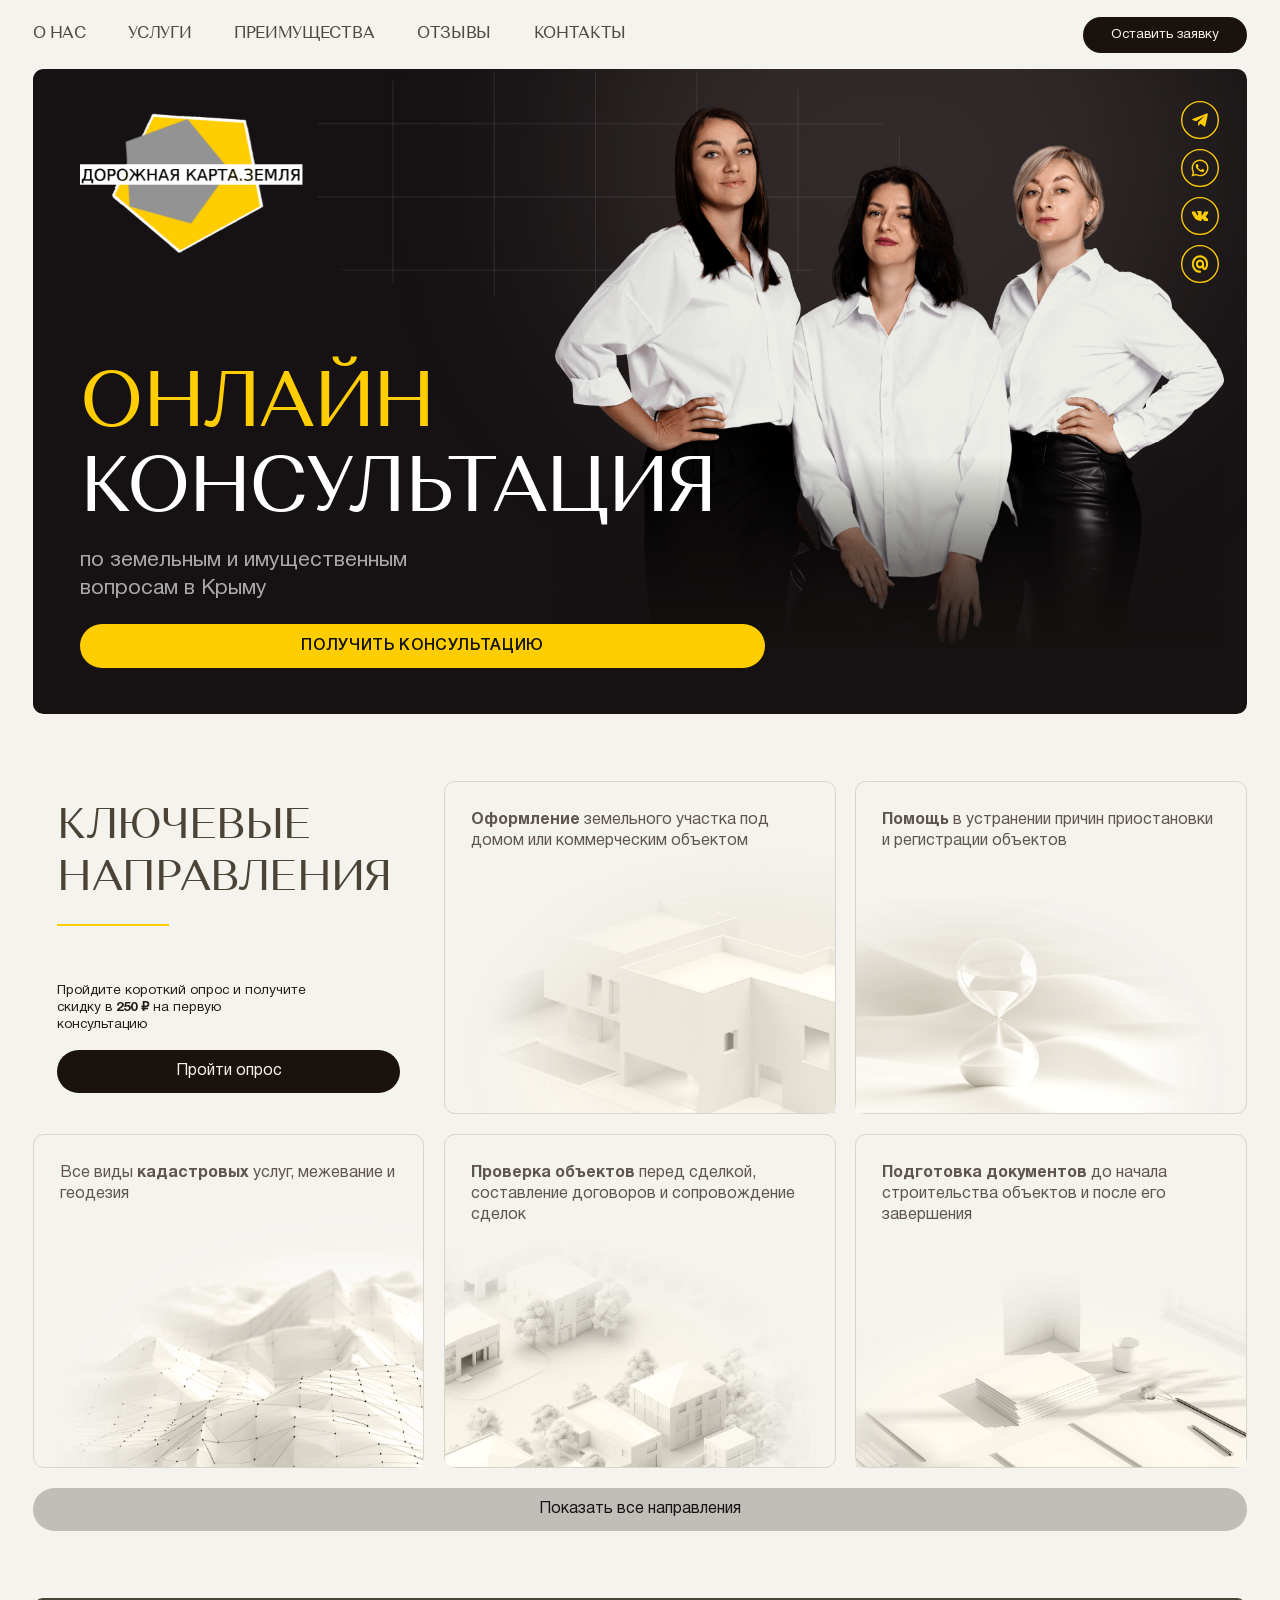
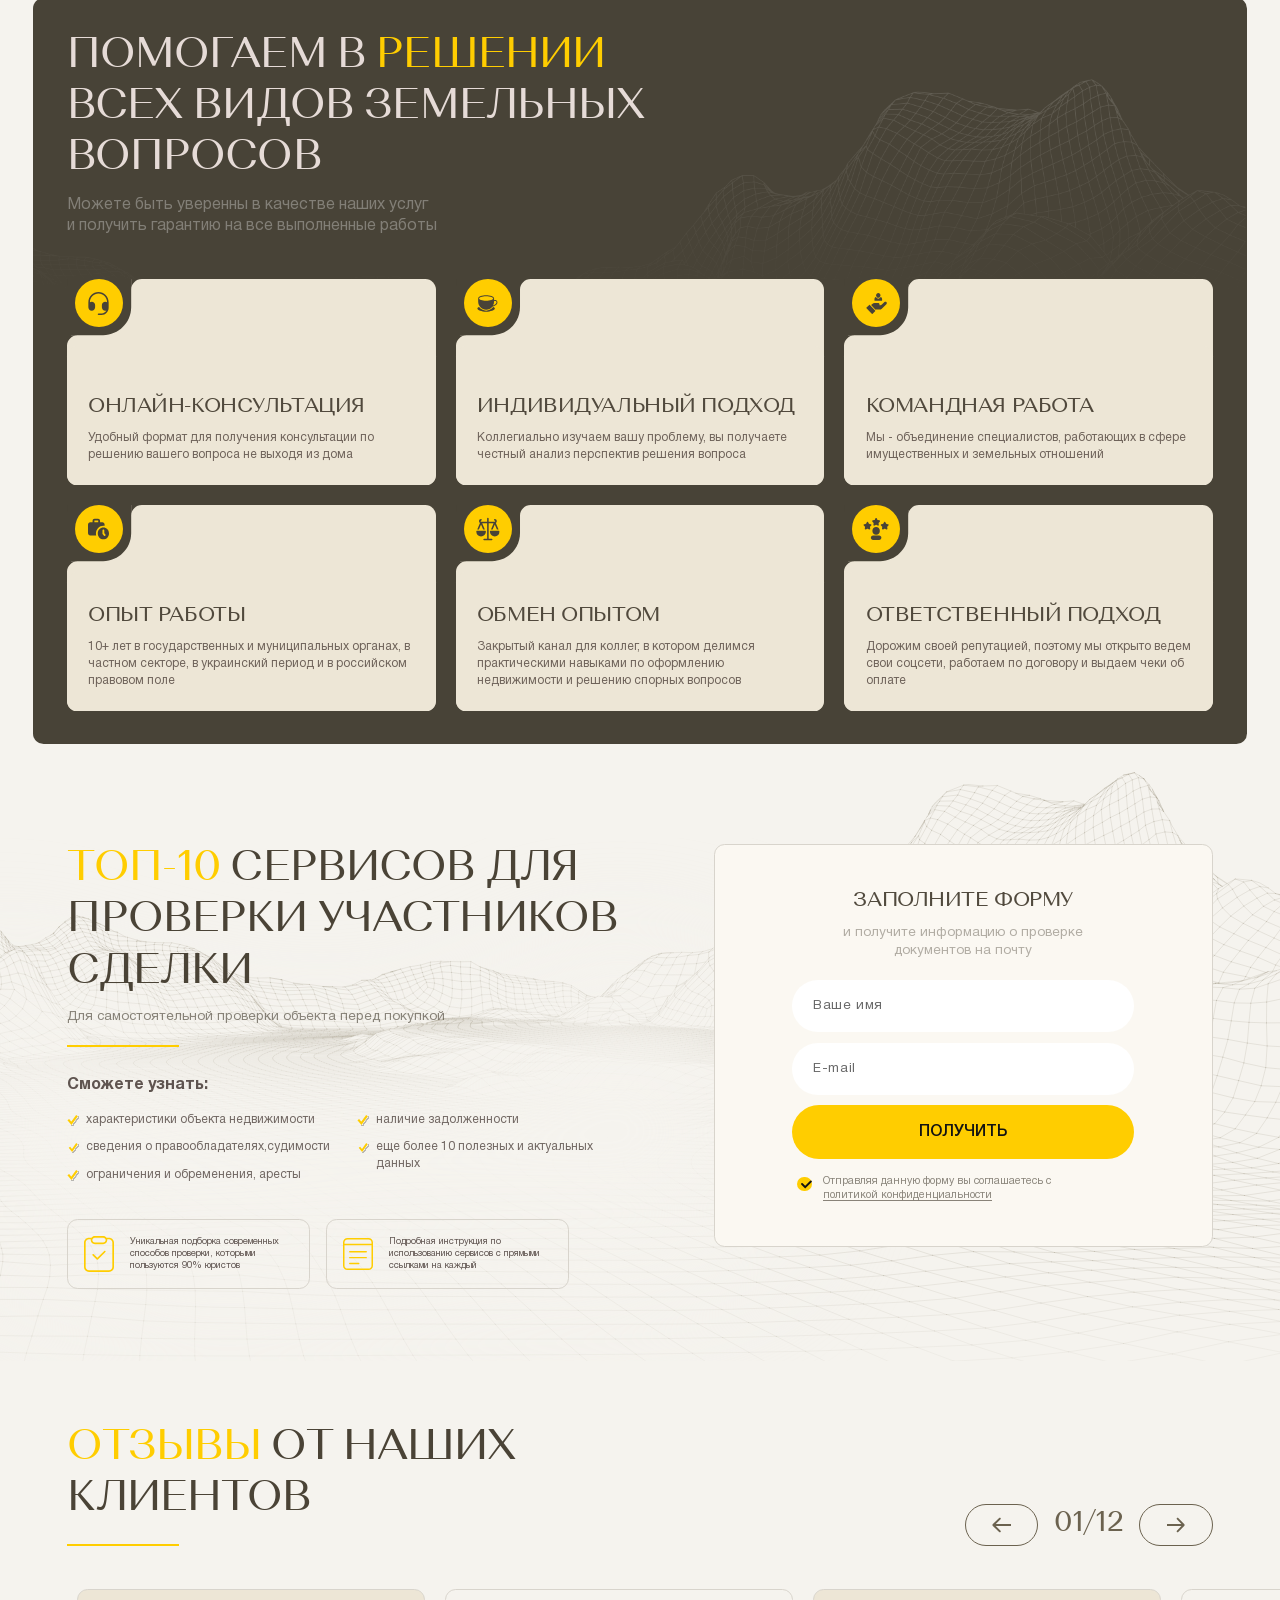
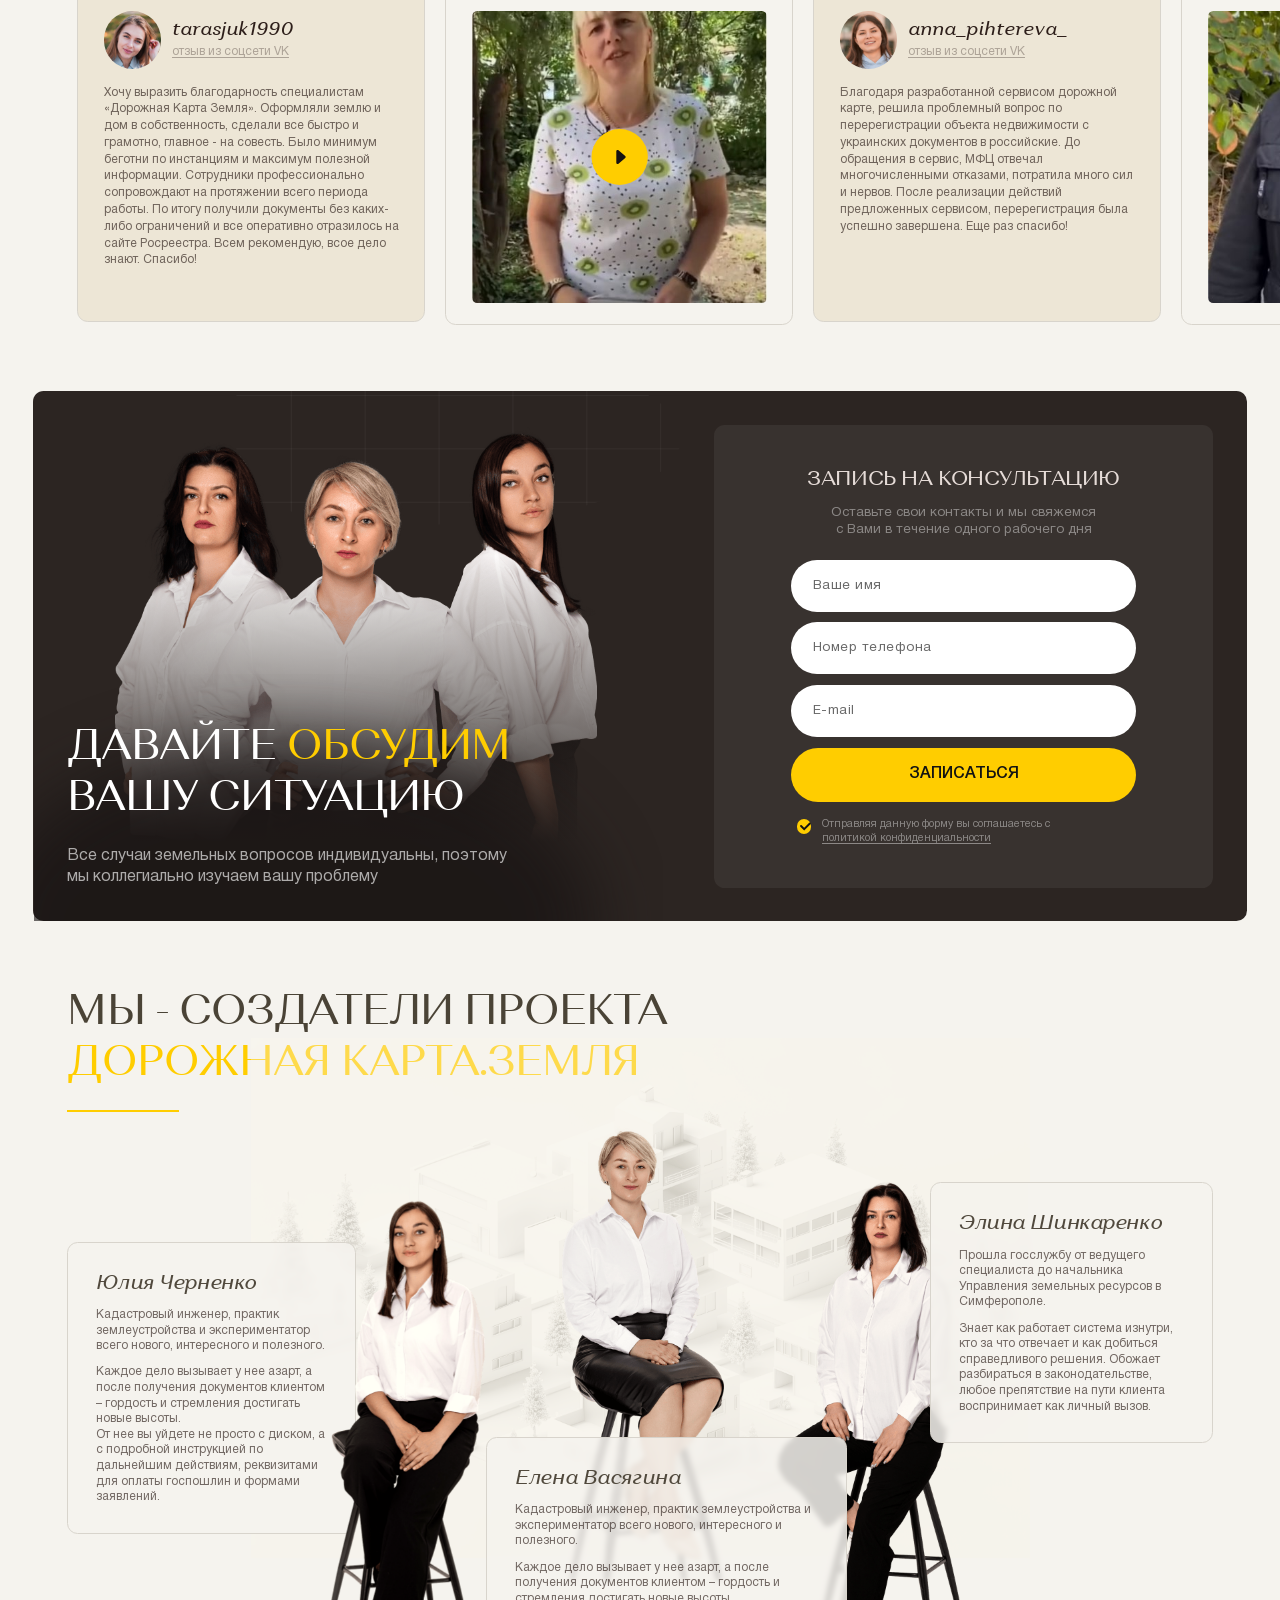
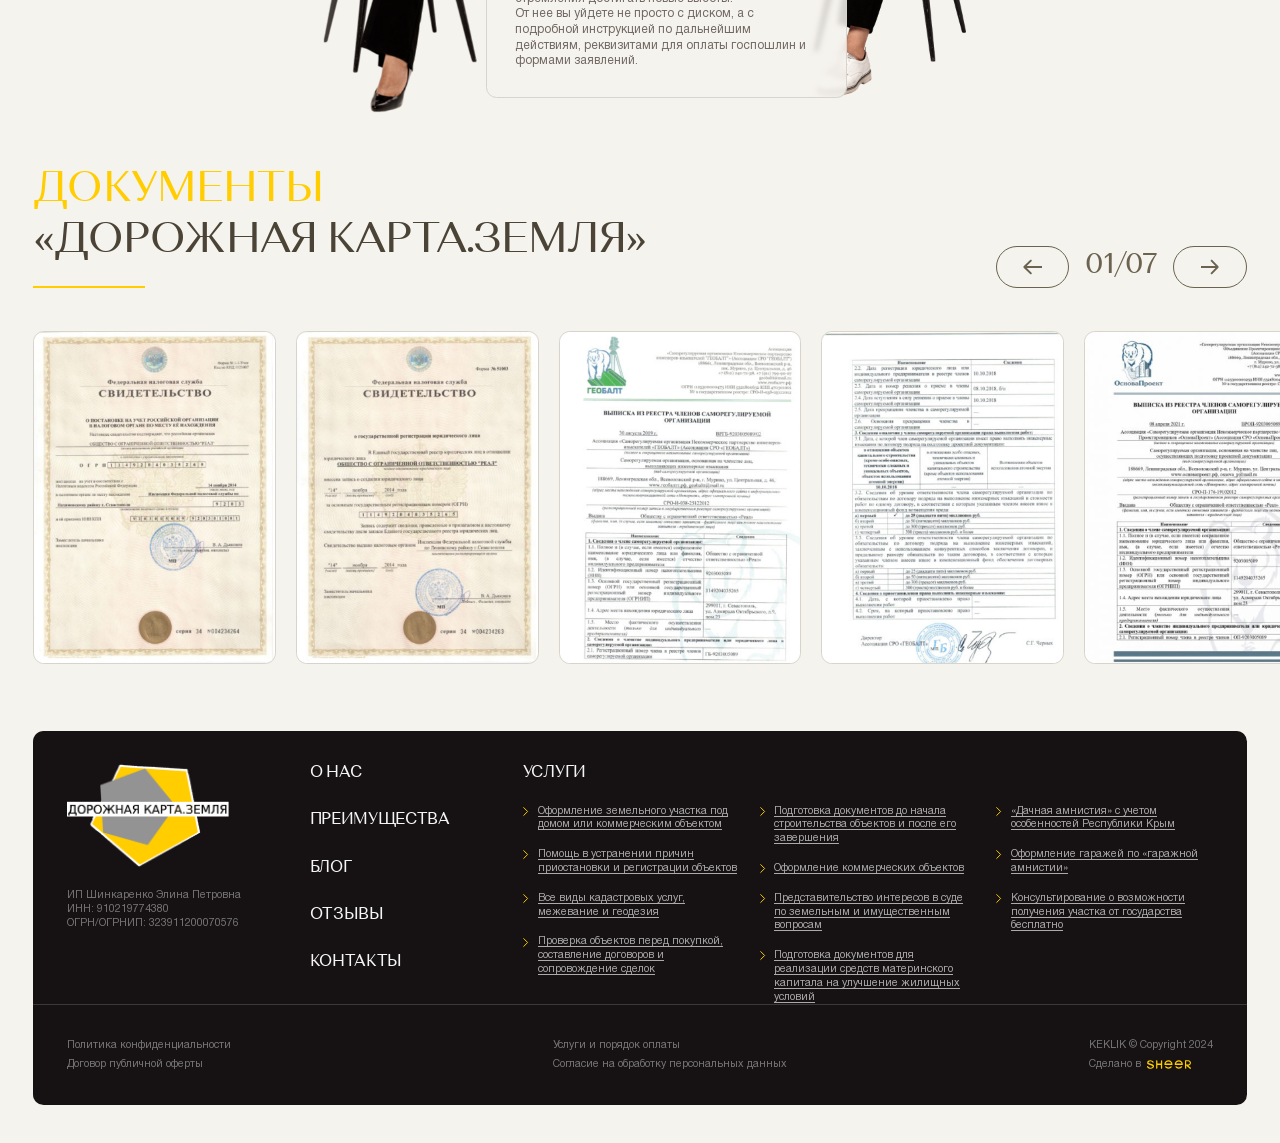
<file: index.html>
<!DOCTYPE html>
<!--[if lt IE 7]><html lang="ru" class="lt-ie9 lt-ie8 lt-ie7"><![endif]-->
<!--[if IE 7]><html lang="ru" class="lt-ie9 lt-ie8"><![endif]-->
<!--[if IE 8]><html lang="ru" class="lt-ie9"><![endif]-->
<!--[if gt IE 8]><!-->
<html lang="ru">
<!--<![endif]-->
<head>
	<meta charset="utf-8" />
	<title>Заголовок</title>
	<meta http-equiv="X-UA-Compatible" content="IE=edge" />
	<meta name="viewport" content="width=device-width, initial-scale=1, maximum-scale=1">
	<meta name="format-detection" content="telephone=no" />
	<link rel="shortcut icon" href="favicon.png" />
	<link rel="stylesheet" href="libs/bootstrap/bootstrap-grid.css" />
	<link rel="stylesheet" href="libs/fontawesome-free-5.12.0-web/css/all.min.css" />
	<link rel="stylesheet" href="libs/fancybox-master/dist/jquery.fancybox.min.css" />
	<link rel="stylesheet" href="libs/slick-1.5.9/slick/slick.css" />
	<link rel="stylesheet" href="libs/slick-1.5.9/slick/slick-theme.css" />
	<link rel="stylesheet" href="css/fonts.css" />
	<link rel="stylesheet" href="css/main.css?ver=1.8" />
	<link rel="stylesheet" href="css/media.css?ver=1.8" />
</head>
<body>

	<div class="wrapper">

		<header class="header default"> 
			<div class="container">
				<div class="header__wrapper">
					<span class='sandwich'>
						<span class='sw-topper'></span>
						<span class='sw-bottom'></span>
						<span class='sw-footer'></span>
					</span>
					<ul class="menu">
						<li><a href="#">О нас</a></li>
						<li><a href="#">Услуги</a></li>
						<li><a href="#">Преимущества</a></li>
						<li><a href="#">Отзывы</a></li>
						<li><a href="#">контакты</a></li>
					</ul>
					<a href="#" class="btn-main btn-main_page">Оставить заявку</a>
				</div>
			</div>
			<div class="menu-mobile">
				<ul class="menu">
					<li><a href="#">О нас</a></li>
					<li><a href="#">Услуги</a></li>
					<li><a href="#">Преимущества</a></li>
					<li><a href="#">Отзывы</a></li>
					<li><a href="#">контакты</a></li>
				</ul>
			</div>
			<div class="menu-overlay"></div>
		</header>

		<section class="billbord">
			<div class="container">
				<div class="billbord__content">
					<div class="billbord__logo">
						<img src="img/logo.png" alt="alt">
					</div>
					<h1 class="title-big"><span>онлайн</span> консультация</h1>
					<div class="descr-big">по земельным и имущественным вопросам в Крыму</div>
					<a href="#" class="btn-main">Получить консультацию</a>
					<div class="billbord__image">
						<img src="img/img_billbord1.png" alt="alt">
					</div>
					<ul class="socials-list">
						<li><a href="#" target="_blank"><img src="img/soc1.svg" alt="alt"></a></li>
						<li><a href="#" target="_blank"><img src="img/soc2.svg" alt="alt"></a></li>
						<li><a href="#" target="_blank"><img src="img/soc4.svg" alt="alt"></a></li>
						<li><a href="#" target="_blank"><img src="img/soc5.svg" alt="alt"></a></li>
					</ul>
				</div>
			</div>
		</section>

		<section class="directions">
			<div class="container">
				<div class="row row_main">
					<div class="col-lg-4 col-md-6">
						<div class="directions__info">
							<div class="head-section">
								<h2 class="title-section">ключевые направления</h2>
							</div>
							<div class="title-min">Пройдите короткий опрос и получите скидку в <strong>250 ₽</strong> на первую консультацию</div>
							<a href="#" class="btn-main btn-main_page open-quiz">Пройти опрос</a>
						</div>
					</div>
					<div class="col-lg-4 col-md-6">
						<a href="#" class="item-direction">
							<span class="title-small"><strong>Оформление</strong> земельного участка под домом или коммерческим объектом</span>
							<span class="item-direction__image">
								<img src="img/direction1.png" alt="alt">
								<img src="img/direction1_hover.png" class="item-direction__hover" alt="alt">
							</span>
						</a>
					</div>
					<div class="col-lg-4 col-md-6">
						<a href="#" class="item-direction">
							<span class="title-small"><strong>Помощь</strong> в устранении причин приостановки и регистрации объектов</span>
							<span class="item-direction__image">
								<img src="img/direction2.png" alt="alt">
								<img src="img/direction2_hover.png" class="item-direction__hover" alt="alt">
							</span>
						</a>
					</div>
					<div class="col-lg-4 col-md-6">
						<a href="#" class="item-direction">
							<span class="title-small">Все виды <strong>кадастровых</strong> услуг, межевание и геодезия</span>
							<span class="item-direction__image">
								<img src="img/direction3.png" alt="alt">
								<img src="img/direction3_hover.png" class="item-direction__hover" alt="alt">
							</span>
						</a>
					</div>
					<div class="col-lg-4 col-md-6">
						<a href="#" class="item-direction">
							<span class="title-small"><strong>Проверка объектов</strong> перед сделкой, составление договоров и сопровождение сделок</span>
							<span class="item-direction__image">
								<img src="img/direction4.png" alt="alt">
								<img src="img/direction4_hover.png" class="item-direction__hover" alt="alt">
							</span>
						</a>
					</div>
					<div class="col-lg-4 col-md-6">
						<a href="#" class="item-direction">
							<span class="title-small"><strong>Подготовка документов</strong> до начала строительства объектов и после его завершения</span>
							<span class="item-direction__image">
								<img src="img/direction5.png" alt="alt">
								<img src="img/direction5_hover.png" class="item-direction__hover" alt="alt">
							</span>
						</a>
					</div>
					<div class="col-lg-4 col-md-6">
						<a href="#" class="item-direction">
							<span class="title-small">Оформление <strong>коммерческих</strong> объектов</span>
							<span class="item-direction__image">
								<img src="img/direction6.png" alt="alt">
								<img src="img/direction6_hover.png" class="item-direction__hover" alt="alt">
							</span>
						</a>
					</div>
					<div class="col-lg-4 col-md-6">
						<a href="#" class="item-direction">
							<span class="title-small">Представительство <strong>интересов в суде</strong> по земельным и имущественным вопросам</span>
							<span class="item-direction__image">
								<img src="img/direction7.png" alt="alt">
								<img src="img/direction7_hover.png" class="item-direction__hover" alt="alt">
							</span>
						</a>
					</div>
					<div class="col-lg-4 col-md-6">
						<a href="#" class="item-direction">
							<span class="title-small">Подготовка документов для реализации средств <strong>материнского капитала</strong> на улучшение жилищных условий</span>
							<span class="item-direction__image">
								<img src="img/direction8.png" alt="alt">
								<img src="img/direction8_hover.png" class="item-direction__hover" alt="alt">
							</span>
						</a>
					</div>
					<div class="col-lg-4 col-md-6">
						<a href="#" class="item-direction">
							<span class="title-small"><strong>«Дачная амнистия»</strong> с учетом особенностей Республики Крым</span>
							<span class="item-direction__image">
								<img src="img/direction9.png" alt="alt">
								<img src="img/direction9_hover.png" class="item-direction__hover" alt="alt">
							</span>
						</a>
					</div>
					<div class="col-lg-4 col-md-6">
						<a href="#" class="item-direction">
							<span class="title-small">Оформление гаражей по <strong>«гаражной амнистии»</strong></span>
							<span class="item-direction__image">
								<img src="img/direction10.png" alt="alt">
								<img src="img/direction10_hover.png" class="item-direction__hover" alt="alt">
							</span>
						</a>
					</div>
					<div class="col-lg-4 col-md-6">
						<a href="#" class="item-direction">
							<span class="title-small">Консультирование о возможности <strong>получения участка</strong> от государства <strong>бесплатно</strong></span>
							<span class="item-direction__image">
								<img src="img/direction11.png" alt="alt">
								<img src="img/direction11_hover.png" class="item-direction__hover" alt="alt">
							</span>
						</a>
					</div>
				</div>
				<a href="#" class="btn-main btn-main_more">Показать все направления</a>
			</div>
		</section>

		<section class="advantages">
			<div class="container">
				<div class="advantages__block">
					<h2 class="title-section">помогаем в <span>решении</span> <br>всех видов земельных вопросов</h2>
					<div class="title-small">Можете быть уверенны в качестве наших услуг <br>и получить гарантию на все выполненные работы</div>
					<div class="row row_main">
						<div class="col-lg-4 col-md-6">
							<div class="item-advantage">
								<div class="item-advantage__icon">
									<img src="img/ic_avd1.svg" alt="alt">
								</div>
								<div class="title-block">Онлайн-консультация</div>
								<p>Удобный формат для получения консультации по решению вашего вопроса не выходя из дома</p>
							</div>
						</div>
						<div class="col-lg-4 col-md-6">
							<div class="item-advantage">
								<div class="item-advantage__icon">
									<img src="img/ic_avd2.svg" alt="alt">
								</div>
								<div class="title-block">Индивидуальный подход</div>
								<p>Коллегиально изучаем вашу проблему, вы получаете честный анализ перспектив решения вопроса</p>
							</div>
						</div>
						<div class="col-lg-4 col-md-6">
							<div class="item-advantage">
								<div class="item-advantage__icon">
									<img src="img/ic_avd3.svg" alt="alt">
								</div>
								<div class="title-block">командная работа</div>
								<p>Мы - объединение специалистов, работающих в сфере имущественных и земельных отношений</p>
							</div>
						</div>
						<div class="col-lg-4 col-md-6">
							<div class="item-advantage">
								<div class="item-advantage__icon">
									<img src="img/ic_avd4.svg" alt="alt">
								</div>
								<div class="title-block">Опыт работы</div>
								<p>10+ лет в государственных и муниципальных органах, в частном секторе, в украинский период и в российском правовом поле</p>
							</div>
						</div>
						<div class="col-lg-4 col-md-6">
							<div class="item-advantage">
								<div class="item-advantage__icon">
									<img src="img/ic_avd5.svg" alt="alt">
								</div>
								<div class="title-block">Обмен опытом</div>
								<p>Закрытый канал для коллег, в котором делимся практическими навыками по оформлению недвижимости и решению спорных вопросов</p>
							</div>
						</div>
						<div class="col-lg-4 col-md-6">
							<div class="item-advantage">
								<div class="item-advantage__icon">
									<img src="img/ic_avd6.svg" alt="alt">
								</div>
								<div class="title-block">ответственный подход</div>
								<p>Дорожим своей репутацией, поэтому мы открыто ведем свои соцсети, работаем по договору и выдаем чеки об оплате</p>
							</div>
						</div>
					</div>
				</div>
			</div>
		</section>

		<section class="examination">
			<div class="container">
				<div class="row">
					<div class="col-lg-7">
						<div class="head-section">
							<h2 class="title-section"><span>топ-10</span> сервисов для проверки участников сделки</h2>
							<div class="title-min">Для самостоятельной проверки объекта перед покупкой</div>
						</div>
						<div class="title-small"><strong>Сможете узнать:</strong></div>
						<ul class="list-page">
							<li>характеристики объекта недвижимости</li>
							<li>сведения о правообладателях,судимости </li>
							<li>ограничения и обременения, аресты</li>
							<li>наличие задолженности</li>
							<li>еще более 10 полезных и актуальных данных</li>
						</ul>
						<div class="examination__info">
							<div class="row row_small">
								<div class="col-md-6">
									<div class="info-box">
										<div class="info-box__icon">
											<img src="img/ic_box1.svg" alt="alt">
										</div>
										<div class="info-box__content">
											<p>Уникальная подборка современных способов проверки, которыми пользуются 90% юристов</p>
										</div>
									</div>
								</div>
								<div class="col-md-6">
									<div class="info-box">
										<div class="info-box__icon">
											<img src="img/ic_box2.svg" alt="alt">
										</div>
										<div class="info-box__content">
											<p>Подробная инструкция по использованию сервисов с прямыми ссылками на каждый</p>
										</div>
									</div>
								</div>
							</div>
						</div>
					</div>
					<div class="col-lg-5">
						<div class="form-page">
							<div class="title-block">Заполните форму</div>
							<div class="title-min">и получите информацию о проверке документов на почту</div>
							<form>
								<div class="item-form">
									<input type="text" placeholder="Ваше имя" required="required">
								</div>
								<div class="item-form">
									<input type="email" placeholder="E-mail" required="required">
								</div>
								<input type="submit" value="Получить" class="btn-main">
								<div class="checkbox">
									<label>
										<input type="checkbox" required="required" checked="checked" />
										<span>Отправляя данную форму вы соглашаетесь с <a href="#">политикой конфиденциальности</a></span>
									</label>
								</div>
							</form>
						</div>
					</div>
				</div>
			</div>
		</section>

		<section class="reviews">
			<div class="container">
				<div class="head-section">
					<h2 class="title-section"><span>отзывы</span> от наших клиентов</h2>
				</div>
				<div class="slider-wrapper">
					<ul class="slider-reviews">
						<li>
							<div class="item-review">
								<div class="item-review__head">
									<div class="item-review__image">
										<img src="img/review1.png" alt="alt">
									</div>
									<div class="item-review__info">
										<div class="item-review__title">tarasjuk1990</div>
										<a href="#" class="link-simple">отзыв из соцсети VK</a>
									</div>
								</div>
								<div class="item-review__text">
									<p>Хочу выразить благодарность специалистам «Дорожная Карта Земля». Оформляли землю и дом в собственность, сделали все быстро и грамотно, главное - на совесть. Было минимум беготни по инстанциям и максимум полезной информации. Сотрудники профессионально сопровождают на протяжении всего периода работы. По итогу получили документы без каких-либо ограничений и все оперативно отразилось на сайте Росреестра. Всем рекомендую, всое дело знают. Спасибо!</p>
								</div>
							</div>
						</li>
						<li>
							<a href="https://youtu.be/668nUCeBHyY?si=8-z9L1TryoKWfm3b" class="item-review item-review_video fancybox">
								<span class="item-review__video">
									<img src="img/video_review1.jpg" alt="alt">
								</span>
							</a>
						</li>
						<li>
							<div class="item-review">
								<div class="item-review__head">
									<div class="item-review__image">
										<img src="img/review2.png" alt="alt">
									</div>
									<div class="item-review__info">
										<div class="item-review__title">anna_pihtereva_</div>
										<a href="#" class="link-simple">отзыв из соцсети VK</a>
									</div>
								</div>
								<div class="item-review__text">
									<p>Благодаря разработанной сервисом дорожной карте, решила проблемный вопрос по перерегистрации объекта недвижимости с украинских документов в российские. До обращения в сервис, МФЦ отвечал многочисленными отказами, потратила много сил и нервов. После реализации действий предложенных сервисом, перерегистрация была успешно завершена. Еще раз спасибо!</p>
								</div>
							</div>
						</li>
						<li>
							<a href="https://youtu.be/668nUCeBHyY?si=8-z9L1TryoKWfm3b" class="item-review item-review_video fancybox">
								<span class="item-review__video">
									<img src="img/video_review2.jpg" alt="alt">
								</span>
							</a>
						</li>
						<li>
							<div class="item-review">
								<div class="item-review__head">
									<div class="item-review__image">
										<img src="img/review1.png" alt="alt">
									</div>
									<div class="item-review__info">
										<div class="item-review__title">tarasjuk1990</div>
										<a href="#" class="link-simple">отзыв из соцсети VK</a>
									</div>
								</div>
								<div class="item-review__text">
									<p>Хочу выразить благодарность специалистам «Дорожная Карта Земля». Оформляли землю и дом в собственность, сделали все быстро и грамотно, главное - на совесть. Было минимум беготни по инстанциям и максимум полезной информации. Сотрудники профессионально сопровождают на протяжении всего периода работы. По итогу получили документы без каких-либо ограничений и все оперативно отразилось на сайте Росреестра. Всем рекомендую, всое дело знают. Спасибо!</p>
								</div>
							</div>
						</li>
						<li>
							<a href="https://youtu.be/668nUCeBHyY?si=8-z9L1TryoKWfm3b" class="item-review item-review_video fancybox">
								<span class="item-review__video">
									<img src="img/video_review1.jpg" alt="alt">
								</span>
							</a>
						</li>
						<li>
							<div class="item-review">
								<div class="item-review__head">
									<div class="item-review__image">
										<img src="img/review2.png" alt="alt">
									</div>
									<div class="item-review__info">
										<div class="item-review__title">anna_pihtereva_</div>
										<a href="#" class="link-simple">отзыв из соцсети VK</a>
									</div>
								</div>
								<div class="item-review__text">
									<p>Благодаря разработанной сервисом дорожной карте, решила проблемный вопрос по перерегистрации объекта недвижимости с украинских документов в российские. До обращения в сервис, МФЦ отвечал многочисленными отказами, потратила много сил и нервов. После реализации действий предложенных сервисом, перерегистрация была успешно завершена. Еще раз спасибо!</p>
								</div>
							</div>
						</li>
						<li>
							<a href="https://youtu.be/668nUCeBHyY?si=8-z9L1TryoKWfm3b" class="item-review item-review_video fancybox">
								<span class="item-review__video">
									<img src="img/video_review2.jpg" alt="alt">
								</span>
							</a>
						</li>
						<li>
							<div class="item-review">
								<div class="item-review__head">
									<div class="item-review__image">
										<img src="img/review1.png" alt="alt">
									</div>
									<div class="item-review__info">
										<div class="item-review__title">tarasjuk1990</div>
										<a href="#" class="link-simple">отзыв из соцсети VK</a>
									</div>
								</div>
								<div class="item-review__text">
									<p>Хочу выразить благодарность специалистам «Дорожная Карта Земля». Оформляли землю и дом в собственность, сделали все быстро и грамотно, главное - на совесть. Было минимум беготни по инстанциям и максимум полезной информации. Сотрудники профессионально сопровождают на протяжении всего периода работы. По итогу получили документы без каких-либо ограничений и все оперативно отразилось на сайте Росреестра. Всем рекомендую, всое дело знают. Спасибо!</p>
								</div>
							</div>
						</li>
						<li>
							<a href="https://youtu.be/668nUCeBHyY?si=8-z9L1TryoKWfm3b" class="item-review item-review_video fancybox">
								<span class="item-review__video">
									<img src="img/video_review1.jpg" alt="alt">
								</span>
							</a>
						</li>
						<li>
							<div class="item-review">
								<div class="item-review__head">
									<div class="item-review__image">
										<img src="img/review2.png" alt="alt">
									</div>
									<div class="item-review__info">
										<div class="item-review__title">anna_pihtereva_</div>
										<a href="#" class="link-simple">отзыв из соцсети VK</a>
									</div>
								</div>
								<div class="item-review__text">
									<p>Благодаря разработанной сервисом дорожной карте, решила проблемный вопрос по перерегистрации объекта недвижимости с украинских документов в российские. До обращения в сервис, МФЦ отвечал многочисленными отказами, потратила много сил и нервов. После реализации действий предложенных сервисом, перерегистрация была успешно завершена. Еще раз спасибо!</p>
								</div>
							</div>
						</li>
						<li>
							<a href="https://youtu.be/668nUCeBHyY?si=8-z9L1TryoKWfm3b" class="item-review item-review_video fancybox">
								<span class="item-review__video">
									<img src="img/video_review2.jpg" alt="alt">
								</span>
							</a>
						</li>
					</ul>
					<div class="slider-controls">
						<div class="slider-count"></div>
					</div>
				</div>
			</div>
		</section>

		<section class="consultation">
			<div class="container">
				<div class="consultation__block">
					<div class="row">
						<div class="col-lg-7 consultation__content">
							<h2 class="title-section">давайте <span>обсудим</span> вашу ситуацию</h2>
							<div class="title-small">Все случаи земельных вопросов индивидуальны, поэтому мы коллегиально изучаем вашу проблему</div>
							<div class="consultation__image">
								<img src="img/team.png" alt="alt">
							</div>
						</div>
						<div class="col-lg-5">
							<div class="form-page form-page_main">
								<div class="title-block">Запись на консультацию</div>
								<div class="title-min">Оставьте свои контакты и мы свяжемся с Вами в течение одного рабочего дня</div>
								<form>
									<div class="item-form">
										<input type="text" placeholder="Ваше имя" required="required">
									</div>
									<div class="item-form">
										<input type="tel" placeholder="Номер телефона" class="input-phone" inputmode="numeric" required="required">
									</div>
									<div class="item-form">
										<input type="email" placeholder="E-mail" required="required">
									</div>
									<input type="submit" value="записаться" class="btn-main">
									<div class="checkbox">
										<label>
											<input type="checkbox" required="required" checked="checked" />
											<span>Отправляя данную форму вы соглашаетесь с <a href="#">политикой конфиденциальности</a></span>
										</label>
									</div>
								</form>
							</div>
						</div>
					</div>
				</div>
			</div>
		</section>

		<section class="about">
			<div class="container">
				<div class="head-section">
					<h2 class="title-section">МЫ - создатели проекта <span>Дорожная карта.Земля</span></h2>
				</div>
				<div class="about-wrap">
					<div class="row">
						<div class="col-lg-4">
							<div class="item-about item-about_1">
								<div class="item-about__content">
									<div class="title-block">Юлия Черненко</div>
									<p>Кадастровый инженер, практик землеустройства и экспериментатор всего нового, интересного и полезного.</p>
									<p>Каждое дело вызывает у нее азарт, а после получения документов клиентом – гордость и стремления достигать новые высоты. <br>От нее вы уйдете не просто с диском, а с подробной инструкцией по дальнейшим действиям, реквизитами для оплаты госпошлин и формами заявлений.</p>
								</div>
								<div class="item-about__image">
									<img src="img/about1.png" alt="alt">
								</div>
							</div>
						</div>
						<div class="col-lg-4">
							<div class="item-about item-about_2">
								<div class="item-about__content">
									<div class="title-block">Елена Васягина</div>
									<p>Кадастровый инженер, практик землеустройства и экспериментатор всего нового, интересного и полезного.</p>
									<p>Каждое дело вызывает у нее азарт, а после получения документов клиентом – гордость и стремления достигать новые высоты. <br>От нее вы уйдете не просто с диском, а с подробной инструкцией по дальнейшим действиям, реквизитами для оплаты госпошлин и формами заявлений.</p>
								</div>
								<div class="item-about__image">
									<img src="img/about2.png" alt="alt">
								</div>
							</div>
						</div>
						<div class="col-lg-4">
							<div class="item-about item-about_3">
								<div class="item-about__content">
									<div class="title-block">Элина Шинкаренко</div>
									<p>Прошла госслужбу от ведущего специалиста до начальника Управления земельных ресурсов в Симферополе.</p>
									<p>Знает как работает система изнутри, кто за что отвечает и как добиться справедливого решения. Обожает разбираться в законодательстве, любое препятствие на пути клиента воспринимает как личный вызов.</p>
								</div>
								<div class="item-about__image">
									<img src="img/about3.png" alt="alt">
								</div>
							</div>
						</div>
					</div>
				</div>
			</div>
		</section>

		<section class="documents">
			<div class="container">
				<div class="head-section">
					<h2 class="title-section"><span>документы</span> <br>«Дорожная карта.Земля»</h2>
				</div>
				<div class="slider-wrapper-documents">
					<ul class="slider-documents">
						<li>
							<a href="img/doc1.jpg" class="item-document fancybox">
								<img src="img/doc1.jpg" alt="alt">
							</a>
						</li>
						<li>
							<a href="img/doc2.jpg" class="item-document fancybox">
								<img src="img/doc2.jpg" alt="alt">
							</a>
						</li>
						<li>
							<a href="img/doc3.jpg" class="item-document fancybox">
								<img src="img/doc3.jpg" alt="alt">
							</a>
						</li>
						<li>
							<a href="img/doc4.jpg" class="item-document fancybox">
								<img src="img/doc4.jpg" alt="alt">
							</a>
						</li>
						<li>
							<a href="img/doc5.jpg" class="item-document fancybox">
								<img src="img/doc5.jpg" alt="alt">
							</a>
						</li>
						<li>
							<a href="img/doc1.jpg" class="item-document fancybox">
								<img src="img/doc1.jpg" alt="alt">
							</a>
						</li>
						<li>
							<a href="img/doc2.jpg" class="item-document fancybox">
								<img src="img/doc2.jpg" alt="alt">
							</a>
						</li>
					</ul>
					<div class="slider-controls">
						<div class="slider-count"></div>
					</div>
				</div>
			</div>
		</section>

		<footer class="footer">
			<div class="container">
				<div class="footer__block">
					<div class="footer__wrap">
						<div class="row">
							<div class="col-lg-5">
								<div class="row">
									<div class="col-lg-6">
										<a href="#" class="footer__logo">
											<img src="img/logo.png" alt="alt">
										</a>
										<div class="footer__requisites">
											<p>ИП Шинкаренко Элина Петровна</p>
											<p>ИНН: 910219774380</p>
											<p>ОГРН/ОГРНИП: 323911200070576</p>
										</div>
									</div>
									<div class="col-lg-6">
										<ul class="footer__menu">
											<li><a href="#">О нас</a></li>
											<li><a href="#">Преимущества</a></li>
											<li><a href="#">Блог</a></li>
											<li><a href="#">Отзывы</a></li>
											<li><a href="#">контакты</a></li>
										</ul>
									</div>
								</div>
							</div>
							<div class="col-lg-7">
								<div class="footer__content">
									<div class="title-small title-small_footer">Услуги <i class="far fa-chevron-right"></i></div>
									<div class="footer__info">
										<ul class="footer__nav">
											<li><a href="#">Оформление земельного участка под домом или коммерческим объектом</a></li>
											<li><a href="#">Помощь в устранении причин приостановки и регистрации объектов</a></li>
											<li><a href="#">Все виды кадастровых услуг, межевание и геодезия</a></li>
											<li><a href="#">Проверка объектов перед покупкой, составление договоров и сопровождение сделок</a></li>
											<li><a href="#">Подготовка документов до начала строительства объектов и после его завершения</a></li>
											<li><a href="#">Оформление коммерческих объектов</a></li>
											<li><a href="#">Представительство интересов в суде по земельным и имущественным вопросам</a></li>
											<li><a href="#">Подготовка документов для реализации средств материнского капитала на улучшение жилищных условий</a></li>
											<li><a href="#">«Дачная амнистия» с учетом особенностей Республики Крым</a></li>
											<li><a href="#">Оформление гаражей по «гаражной амнистии»</a></li>
											<li><a href="#">Консультирование о возможности получения участка от государства бесплатно</a></li>
										</ul>
									</div>
								</div>
							</div>
						</div>
					</div>
					<div class="footer__bottom">
						<div class="container">
							<div class="footer__wrap">
								<div class="row">
									<div class="col-lg-5">
										<p><a href="#">Политика конфиденциальности</a></p>							
										<p><a href="#">Договор публичной оферты</a></p>
									</div>
									<div class="col-lg-3">
										<p><a href="#">Услуги и порядок оплаты</a></p>							
										<p><a href="#">Согласие на обработку персональных данных</a></p>
									</div>
									<div class="col-lg-4">
										<div class="footer__copyright">
											<div>
												<p>KEKLIK © Copyright 2024</p>
												<p class="create">Сделано в <a href="#"><img src="img/sheer.svg" alt="alt"></a></p>
											</div>
										</div>
									</div>
								</div>
							</div>
						</div>
					</div>
				</div>
			</div>
		</footer>
		
	</div>

	<div class="quiz">
		<div class="quiz__wrapper">
			<div class="quiz__content">
				<div class="container">
					<div class="tab-quiz">
						<div class="quiz__title">Планируете начать <br>строительство / реконструкцию дома?</div>
						<div class="row">
							<div class="col-lg-6">
								<div class="radio-main">
									<label>
										<input type="radio" name="radio1" checked="checked"/>
										<span>Да</span>
									</label>
								</div>
								<div class="radio-main">
									<label>
										<input type="radio" name="radio1"/>
										<span>Нет</span>
									</label>
								</div>
							</div>
							<div class="col-lg-6">
								<div class="quiz__image">
									<img src="img/quiz1.png" alt="alt">
								</div>
							</div>
						</div>
					</div>
					<div class="tab-quiz">
						<div class="quiz__title">У Вас уже есть земельный участок, или только планируете приобрести?</div>
						<div class="row">
							<div class="col-lg-6">
								<div class="radio-main">
									<label>
										<input type="radio" name="radio2" checked="checked"/>
										<span>Планирую покупку, рассматриваю варианты</span>
									</label>
								</div>
								<div class="radio-main">
									<label>
										<input type="radio" name="radio2"/>
										<span>Есть участок</span>
									</label>
								</div>
							</div>
							<div class="col-lg-6">
								<div class="quiz__image">
									<img src="img/quiz2.png" alt="alt">
								</div>
							</div>
						</div>
					</div>
					<div class="tab-quiz">
						<div class="quiz__title">Знаете ли Вы, что перед началом строительства нужно получить разрешительный документ, или Вам грозит отмена права собственности и снос постройки?</div>
						<div class="row">
							<div class="col-lg-6">
								<div class="radio-main">
									<label>
										<input type="radio" name="radio3" checked="checked"/>
										<span>Да, знаю</span>
									</label>
								</div>
								<div class="radio-main">
									<label>
										<input type="radio" name="radio3"/>
										<span>Нет, не знаю. Что за разрешительный документ и как его получить?</span>
									</label>
								</div>
							</div>
							<div class="col-lg-6">
								<div class="quiz__image">
									<img src="img/quiz3.png" alt="alt">
								</div>
							</div>
						</div>
					</div>
					<div class="tab-quiz">
						<div class="quiz__title">Чаще всего, на получение разрешения требуется от 2-х месяцев и несколько попыток подачи заявления. Хотите получить документ за 7 дней с первой попытки?</div>
						<div class="row">
							<div class="col-lg-6">
								<div class="radio-main">
									<label>
										<input type="checkbox" checked="checked"/>
										<span>Да</span>
									</label>
								</div>
							</div>
							<div class="col-lg-6">
								<div class="quiz__image">
									<img src="img/quiz4.png" alt="alt">
								</div>
							</div>
						</div>
					</div>
					<div class="tab-quiz">
						<div class="quiz__title">Планируете покупку участка или недвижимости?</div>
						<div class="row">
							<div class="col-lg-6">
								<div class="radio-main">
									<label>
										<input type="radio" name="radio5" checked="checked"/>
										<span>Да</span>
									</label>
								</div>
								<div class="radio-main">
									<label>
										<input type="radio" name="radio5"/>
										<span>Нет</span>
									</label>
								</div>
							</div>
							<div class="col-lg-6">
								<div class="quiz__image">
									<img src="img/quiz5.png" alt="alt">
								</div>
							</div>
						</div>
					</div>
					<div class="tab-quiz">
						<div class="quiz__title">Знаете ли Вы, как обезопасить себя перед сделкой? Какие документы нужно проверить, чтобы избежать проблем с потерей права собственности и строительством?</div>
						<div class="row">
							<div class="col-lg-6">
								<div class="radio-main">
									<label>
										<input type="radio" name="radio6" checked="checked"/>
										<span>Да, проверю через Госуслуги</span>
									</label>
								</div>
								<div class="radio-main">
									<label>
										<input type="radio" name="radio6"/>
										<span>Нет</span>
									</label>
								</div>
							</div>
							<div class="col-lg-6">
								<div class="quiz__image">
									<img src="img/quiz6.png" alt="alt">
								</div>
							</div>
						</div>
					</div>
					<div class="tab-quiz">
						<div class="quiz__title">У вас уже есть объект?</div>
						<div class="row">
							<div class="col-lg-6">
								<div class="radio-main">
									<label>
										<input type="radio" name="radio7" checked="checked"/>
										<span>Да</span>
									</label>
								</div>
								<div class="radio-main">
									<label>
										<input type="radio" name="radio7"/>
										<span>Нет</span>
									</label>
								</div>
							</div>
							<div class="col-lg-6">
								<div class="quiz__image">
									<img src="img/quiz7.png" alt="alt">
								</div>
							</div>
						</div>
					</div>
					<div class="tab-quiz">
						<div class="quiz__title">Планируете продажу своего участка или недвижимости?</div>
						<div class="row">
							<div class="col-lg-6">
								<div class="radio-main">
									<label>
										<input type="radio" name="radio8" checked="checked"/>
										<span>Да</span>
									</label>
								</div>
								<div class="radio-main">
									<label>
										<input type="radio" name="radio8"/>
										<span>Нет</span>
									</label>
								</div>
							</div>
							<div class="col-lg-6">
								<div class="quiz__image">
									<img src="img/quiz8.png" alt="alt">
								</div>
							</div>
						</div>
					</div>
					<div class="tab-quiz">
						<div class="quiz__title">Планируете покупку участка или недвижимости?</div>
						<div class="row">
							<div class="col-lg-6">
								<div class="radio-main">
									<label>
										<input type="radio" name="radio9" checked="checked"/>
										<span>Да</span>
									</label>
								</div>
								<div class="radio-main">
									<label>
										<input type="radio" name="radio9"/>
										<span>Нет</span>
									</label>
								</div>
							</div>
							<div class="col-lg-6">
								<div class="quiz__image">
									<img src="img/quiz9.png" alt="alt">
								</div>
							</div>
						</div>
					</div>
					<div class="tab-quiz">
						<div class="quiz__title">Информации из открытых источников недостаточно, и после сделки есть большой риск столкнуться с отказом регистрации сделки, невозможностью строительства и пр. Хотите избежать этого?</div>
						<div class="row">
							<div class="col-lg-6">
								<div class="radio-main">
									<label>
										<input type="checkbox" checked="checked"/>
										<span>Да</span>
									</label>
								</div>
							</div>
							<div class="col-lg-6">
								<div class="quiz__image">
									<img src="img/quiz10.png" alt="alt">
								</div>
							</div>
						</div>
					</div>
					<div class="tab-quiz">
						<div class="quiz__title">Интересуетесь земельными вопросами и хотите знать,как обезопасить себя и своё имущество  </div>
						<div class="row">
							<div class="col-lg-6">
								<div class="radio-main">
									<label>
										<input type="checkbox" checked="checked"/>
										<span>Да</span>
									</label>
								</div>
							</div>
							<div class="col-lg-6">
								<div class="quiz__image">
									<img src="img/quiz11.png" alt="alt">
								</div>
							</div>
						</div>
					</div>
					<div class="tab-quiz">
						<div class="quiz__title">Для разработки такого документа необходимо уметь пользоваться Правилами землепользования и застройки, а также высчитывать коэффициенты застройки/ плотности застройки. Чаще всего, на получение разрешения требуется от 2-х месяцев и несколько попыток подачи заявления. Хотите получить документ за 7 дней с первой попытки?  </div>
						<div class="row">
							<div class="col-lg-6">
								<div class="radio-main">
									<label>
										<input type="checkbox" checked="checked"/>
										<span>Да</span>
									</label>
								</div>
							</div>
							<div class="col-lg-6">
								<div class="quiz__image">
									<img src="img/quiz12.png" alt="alt">
								</div>
							</div>
						</div>
					</div>
					<div class="tab-quiz">
						<div class="quiz__title">Уведомление о планируемом строительстве - это разрешительный документ на осуществление законного строительства или реконструкции жилого дома, который действует в течение 10 лет и дает возможность построить дом и зарегистрировать на него право собственности без риска отмены в дальнейшем. Чаще всего, на получение разрешения требуется от 2-х месяцев и несколько попыток подачи заявления. Хотите получить документ за 7 дней с первой попытки?  </div>
						<div class="row">
							<div class="col-lg-6">
								<div class="radio-main">
									<label>
										<input type="checkbox" checked="checked"/>
										<span>Да</span>
									</label>
								</div>
							</div>
							<div class="col-lg-6">
								<div class="quiz__image">
									<img src="img/quiz13.png" alt="alt">
								</div>
							</div>
						</div>
					</div>
				</div>
			</div>
			<div class="quiz__bottom">
				<div class="container">
					<div class="quiz__actions">
						<div class="progress">
							<div class="progress__value">Готово: <span> 0</span>%</div>
							<div class="progress__bar"><div class="progress__thumb"></div></div>
						</div>
						<div class="quiz__back"><i class="far fa-arrow-left"></i></div>
						<a href="#" class="quiz__next btn-main">Далее <i class="far fa-arrow-right"></i></a>
					</div>
				</div>
			</div>
		</div>
	</div>

	<!--[if lt IE 9]>
	<script src="libs/html5shiv/es5-shim.min.js"></script>
	<script src="libs/html5shiv/html5shiv.min.js"></script>
	<script src="libs/html5shiv/html5shiv-printshiv.min.js"></script>
	<script src="libs/respond/respond.min.js"></script>
	<![endif]-->
	<script src="libs/jquery/jquery-3.6.0.min.js"></script>
	<script src="libs/jquery-mousewheel/jquery.mousewheel.min.js"></script>
	<script src="libs/fancybox-master/dist/jquery.fancybox.min.js"></script>
	<script src="libs/slick-1.5.9/slick/slick.min.js"></script>
	<script src="libs/scroll2id/PageScroll2id.min.js"></script>
	<script src="libs/mask/jquery.maskedinput.js"></script>
	<script src="libs/jQueryFormStyler-master/jquery.formstyler.min.js"></script>
	<script src="js/common.js?ver=1.8"></script>
	<!-- Yandex.Metrika counter --><!-- /Yandex.Metrika counter -->
	<!-- Google Analytics counter --><!-- /Google Analytics counter -->
</body>
</html>
</file>
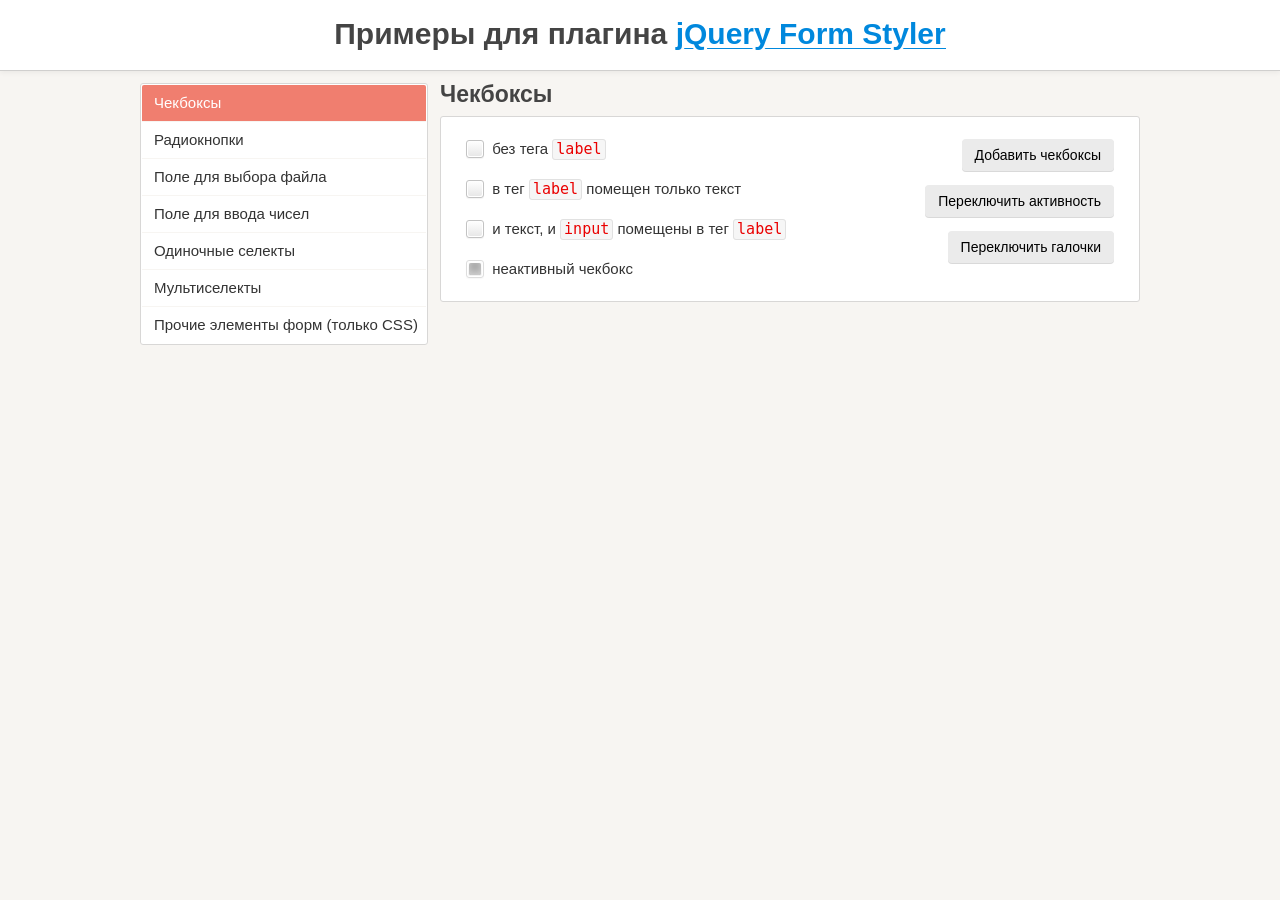
<file: libs/jQueryFormStyler-master/demo/index.html>
<!DOCTYPE html>
<html>
<head>
	<meta charset="utf-8" />
	<meta name="viewport" content="width=device-width, initial-scale=1.0" />
	<title>Примеры для плагина jQuery Form Styler</title>
	<link href="demo.css" rel="stylesheet" />
	<link href="../jquery.formstyler.css" rel="stylesheet" />
	<script src="http://ajax.googleapis.com/ajax/libs/jquery/1.11.3/jquery.min.js"></script>
	<script src="../jquery.formstyler.js"></script>
	<script>
		(function($) {
		$(function() {
			$('input, select').styler({
				selectSearch: true
			});
		});
		})(jQuery);
	</script>
	<script src="demo.js"></script>
</head>

<body>

<h1>Примеры для плагина <a href="http://dimox.name/jquery-form-styler/">jQuery Form Styler</a></h1>

<form method="post">
<div class="wrapper">

	<ul class="menu">
		<li class="current" data-hash="checkbox">Чекбоксы</li>
		<li data-hash="radio">Радиокнопки</li>
		<li data-hash="file">Поле для выбора файла</li>
		<li data-hash="number">Поле для ввода чисел</li>
		<li data-hash="select">Одиночные селекты</li>
		<li data-hash="multiselect">Мультиселекты</li>
		<li data-hash="css">Прочие элементы форм (только CSS)</li>
	</ul>

	<div class="content">

		<div class="box visible">
			<h2>Чекбоксы</h2>

			<div class="section lh">
				<div class="buttons">
					<button type="submit" class="button  add-checkbox">Добавить чекбоксы</button>
					<button type="submit" class="button  disable-input">Переключить активность</button>
					<button type="submit" class="button  check">Переключить галочки</button>
				</div>
				<input type="checkbox" /> без тега <code>label</code><br />
				<span id="r"><input type="checkbox" id="checkbox1" /></span> <label for="checkbox1"> в тег <code>label</code> помещен только текст</label><br />
				<label><input type="checkbox" /> и текст, и <code>input</code> помещены в тег <code>label</code></label><br />
				<label><input type="checkbox" disabled checked /> неактивный чекбокс</label>
			</div><!-- .section -->
		</div><!-- .box -->

		<div class="box">
			<h2>Радиокнопки</h2>

			<div class="section lh">
				<div class="buttons">
					<button type="submit" class="button  add-radio">Добавить радиокнопки</button>
					<button type="submit" class="button  disable-input">Переключить активность</button>
				</div>
				<input type="radio" name="radio" /> без тега <code>label</code><br />
				<input type="radio" name="radio" id="radio1" /> <label for="radio1"> в тег <code>label</code> помещен только текст</label><br />
				<label><input type="radio" name="radio" /> и текст, и <code>input</code> помещены в тег <code>label</code></label><br />
				<label><input type="radio" name="radio" disabled /> неактивная радиокнопка</label>
			</div><!-- .section -->
		</div><!-- .box -->

		<div class="box">
			<h2>Поле для выбора файла</h2>

			<div class="section">
				<div class="buttons">
					<button type="submit" class="button  add-file">Добавить поле</button>
					<button type="submit" class="button  disable-input">Переключить активность</button>
				</div>
				<input type="file" />
			</div><!-- .section -->
		</div><!-- .box -->

		<div class="box">
			<h2>Поле для ввода чисел</h2>

			<div class="section">
				<div class="buttons">
					<button type="submit" class="button  add-number">Добавить поле</button>
					<button type="submit" class="button  disable-input">Переключить активность</button>
				</div>
				<p>Поле без атрибутов.</p>
				<input type="number" />
			</div><!-- .section -->

			<div class="section">
				<p>Поле с атрибутами <code>min="0" max="100" step="5"</code>.</p>
				<input type="number" min="0" max="100" step="5" />
			</div><!-- .section -->

			<div class="section  number-plus-minus">
			<p>Другой вид переключателей.</p>
				<input type="number" />
			</div><!-- .section -->
		</div><!-- .box -->

		<div class="box">

			<h2>Одиночные селекты</h2>

			<p style="color: #43C617">По умолчанию ширина селекта на этой странице установлена 250 пикселей.</p>

			<div class="section">
				<div class="buttons">
					<button type="submit" class="button  add-select">Добавить селект</button>
					<button type="submit" class="button  add-options">Добавить пункты в список</button>
					<button type="submit" class="button  disable-select">Переключить активность селекта</button>
					<button type="submit" class="button  disable-options">Переключить активность пунктов</button>
				</div>
				<p><strong>Простой селект</strong> с несколькими пунктами, <br />один из них неактивный.</p>
				<select>
					<option>-- Выберите --</option>
					<option>Пункт 1</option>
					<option>Пункт 2</option>
					<option disabled>Пункт 3</option>
					<option>Пункт 4</option>
					<option>Пункт 5</option>
				</select>
			</div><!-- .section -->

			<div class="section">

				<p>Селект <strong>без заданной ширины</strong>, имеющий пункт <strong>с длинным текстом</strong>.</p>
				<select class="width-auto">
					<option>-- Выберите --</option>
					<option>Пункт 1</option>
					<option>Пункт 2</option>
					<option>Какой-то пункт с очень-очень-очень длинным-длинным-длинным текстом</option>
					<option>Пункт 4</option>
					<option>Пункт 5</option>
				</select>

				<br /><br />

				<p>Селект <strong>с шириной 200 пикселей</strong>, имеющий пункт <strong>с длинным текстом</strong>.</p>
				<select class="width-200">
					<option>-- Выберите --</option>
					<option>Пункт 1</option>
					<option>Пункт 2</option>
					<option>Какой-то пункт с очень-очень-очень длинным-длинным-длинным текстом</option>
					<option>Пункт 4</option>
					<option>Пункт 5</option>
				</select>

			</div><!-- .section -->

			<div class="section">

				<div class="sec maxheight">
					<p>Выпадающий список этого селекта <br /><strong>органичен по высоте</strong>.</p>
					<select>
						<option>-- Выберите --</option>
						<option>Пункт 1</option>
						<option>Пункт 2</option>
						<option>Пункт 3</option>
						<option>Пункт 4</option>
						<option>Пункт 5</option>
						<option>Пункт 6</option>
						<option>Пункт 7</option>
						<option>Пункт 8</option>
						<option>Пункт 9</option>
						<option>Пункт 10</option>
						<option>Пункт 11</option>
						<option>Пункт 12</option>
						<option>Пункт 13</option>
						<option>Пункт 14</option>
						<option>Пункт 15</option>
						<option>Пункт 16</option>
						<option>Пункт 17</option>
						<option>Пункт 18</option>
						<option>Пункт 19</option>
						<option>Пункт 20</option>
						<option>Пункт 21</option>
						<option>Пункт 22</option>
						<option>Пункт 23</option>
						<option>Пункт 24</option>
						<option>Пункт 25</option>
						<option>Пункт 26</option>
						<option>Пункт 27</option>
						<option>Пункт 28</option>
						<option>Пункт 29</option>
						<option>Пункт 30</option>
					</select>
				</div><!-- .sec -->

				<div class="sec">
					<p>Селект <strong>с длинным списком</strong>, не ограниченным максимальной высотой.</p>
					<select>
						<option>-- Выберите --</option>
						<option>Пункт 1</option>
						<option>Пункт 2</option>
						<option>Пункт 3</option>
						<option>Пункт 4</option>
						<option>Пункт 5</option>
						<option>Пункт 6</option>
						<option>Пункт 7</option>
						<option>Пункт 8</option>
						<option>Пункт 9</option>
						<option>Пункт 10</option>
						<option>Пункт 11</option>
						<option>Пункт 12</option>
						<option>Пункт 13</option>
						<option>Пункт 14</option>
						<option>Пункт 15</option>
						<option>Пункт 16</option>
						<option>Пункт 17</option>
						<option>Пункт 18</option>
						<option>Пункт 19</option>
						<option>Пункт 20</option>
						<option>Пункт 21</option>
						<option>Пункт 22</option>
						<option>Пункт 23</option>
						<option>Пункт 24</option>
						<option>Пункт 25</option>
						<option>Пункт 26</option>
						<option>Пункт 27</option>
						<option>Пункт 28</option>
						<option>Пункт 29</option>
						<option>Пункт 30</option>
						<option>Пункт 31</option>
						<option>Пункт 32</option>
						<option>Пункт 33</option>
						<option>Пункт 34</option>
						<option>Пункт 35</option>
						<option>Пункт 36</option>
						<option>Пункт 37</option>
						<option>Пункт 38</option>
						<option>Пункт 39</option>
						<option>Пункт 40</option>
						<option>Пункт 41</option>
						<option>Пункт 42</option>
						<option>Пункт 43</option>
						<option>Пункт 44</option>
						<option>Пункт 45</option>
						<option>Пункт 46</option>
						<option>Пункт 47</option>
						<option>Пункт 48</option>
						<option>Пункт 49</option>
						<option>Пункт 50</option>
						<option>Пункт 51</option>
						<option>Пункт 52</option>
						<option>Пункт 53</option>
						<option>Пункт 54</option>
						<option>Пункт 55</option>
						<option>Пункт 56</option>
						<option>Пункт 57</option>
						<option>Пункт 58</option>
						<option>Пункт 59</option>
						<option>Пункт 60</option>
						<option>Пункт 61</option>
						<option>Пункт 62</option>
						<option>Пункт 63</option>
						<option>Пункт 64</option>
						<option>Пункт 65</option>
						<option>Пункт 66</option>
						<option>Пункт 67</option>
						<option>Пункт 68</option>
						<option>Пункт 69</option>
						<option>Пункт 70</option>
						<option>Пункт 71</option>
						<option>Пункт 72</option>
						<option>Пункт 73</option>
						<option>Пункт 74</option>
						<option>Пункт 75</option>
						<option>Пункт 76</option>
						<option>Пункт 77</option>
						<option>Пункт 78</option>
						<option>Пункт 79</option>
						<option>Пункт 80</option>
						<option>Пункт 81</option>
						<option>Пункт 82</option>
						<option>Пункт 83</option>
						<option>Пункт 84</option>
						<option>Пункт 85</option>
						<option>Пункт 86</option>
						<option>Пункт 87</option>
						<option>Пункт 88</option>
						<option>Пункт 89</option>
						<option>Пункт 90</option>
						<option>Пункт 91</option>
						<option>Пункт 92</option>
						<option>Пункт 93</option>
						<option>Пункт 94</option>
						<option>Пункт 95</option>
						<option>Пункт 96</option>
						<option>Пункт 97</option>
						<option>Пункт 98</option>
						<option>Пункт 99</option>
						<option>Пункт 100</option>
					</select>
				</div><!-- .sec -->

			</div><!-- .section -->

			<div class="section">

				<div class="sec">
					<p>Проверяем, правильное ли значение передается при изменении. У оригинального селекта прописано: <code>onchange="alert(this.value)"</code>.</p>
					<select onchange="alert(this.value)">
						<option>-- Выберите --</option>
						<option>Пункт 1</option>
						<option>Пункт 2</option>
						<option>Пункт 3</option>
						<option>Пункт 4</option>
						<option>Пункт 5</option>
					</select>
				</div><!-- .sec -->

				<div class="sec">
					<p>Селект <strong>с замещающим текстом</strong> (placeholder). Текст "-- Выберите --" задан не через тег <code>option</code>, а через атрибут <code>data-placeholder</code>.</p>
					<select data-placeholder="-- Выберите --">
						<option label="-"></option>
						<option>Пункт 1</option>
						<option>Пункт 2</option>
						<option>Пункт 3</option>
						<option>Пункт 4</option>
						<option>Пункт 5</option>
					</select>
				</div><!-- .sec -->

			</div><!-- .section -->

			<div class="section">

				<div class="sec">
					<p>Селект <strong>с группировкой пунктов</strong> <br />(используется тег <code>optgroup</code>), один из них неактивный.</p>
					<select>
						<option>-- Выберите --</option>
						<optgroup label="Группа 1">
							<option>Пункт 1.1</option>
							<option>Пункт 1.2</option>
							<option>Пункт 1.3</option>
						</optgroup>
						<optgroup label="Группа 2">
							<option>Пункт 2.1</option>
							<option disabled>Пункт 2.2</option>
							<option>Пункт 2.3</option>
						</optgroup>
					</select>
				</div><!-- .sec -->

				<div class="sec">
					<p>Селект с выделением групп <strong>разными цветами</strong> (указаны классы <code>.color1</code> и <code>.color2</code> для <code>optgroup</code>).</p>
					<select>
						<option>-- Выберите --</option>
						<optgroup label="Группа 1" class="color1">
							<option>Пункт 1.1</option>
							<option>Пункт 1.2</option>
							<option>Пункт 1.3</option>
						</optgroup>
						<optgroup label="Группа 2" class="color2">
							<option>Пункт 2.1</option>
							<option>Пункт 2.2</option>
							<option>Пункт 2.3</option>
						</optgroup>
					</select>
				</div><!-- .sec -->

			</div><!-- .section -->

			<div class="section">

				<div class="sec showChanged">
					<p>Показываем, что селект изменен, используя класс <code>.changed</code> (появляется зеленая обводка).</p>
					<select>
						<option>-- Выберите --</option>
						<option>Пункт 1</option>
						<option>Пункт 2</option>
						<option>Пункт 3</option>
						<option>Пункт 4</option>
						<option>Пункт 5</option>
					</select>
				</div><!-- .sec -->

				<div class="sec lang">
					<p>Класс, указаннный для <code>option</code>, передается свернутом селекту, благодаря чему мы в нем видим флаг.</p>
					<select>
						<option>-- Выберите язык --</option>
						<option class="lang-en">Английский</option>
						<option class="lang-es">Испанский</option>
						<option class="lang-de">Немецкий</option>
						<option class="lang-ru">Русский</option>
						<option class="lang-fr">Французский</option>
					</select>
				</div><!-- .sec -->

			</div><!-- .section -->

			<br /><br /><br /><br /><br /><br /><br /><br /><br /><br />

		</div><!-- .box -->

		<div class="box">

			<h2>Мультиселекты</h2>

			<div class="section">
				<div class="buttons">
					<button type="submit" class="button  add-select  multiple">Добавить селект</button>
					<button type="submit" class="button  add-options">Добавить пункты в список</button>
					<button type="submit" class="button  disable-select">Переключить активность селекта</button>
					<button type="submit" class="button  disable-options">Переключить активность пунктов</button>
				</div>
				<p><strong>Мультиселект</strong>, один из пунктов неактивный, <br />параметр <code>size</code> не указан.</p>
				<select multiple>
					<option>-- Выберите --</option>
					<option>Пункт 1</option>
					<option>Пункт 2</option>
					<option disabled>Пункт 3</option>
					<option>Пункт 4</option>
					<option>Пункт 5</option>
				</select>
			</div><!-- .section -->

			<div class="section">
				<p>Мультиселект <strong>с параметром</strong> <code>size</code> <strong>равным</strong> <code>6</code> и <strong>с заданной шириной</strong> (400 пикселей).</p>
				<select multiple size="6" class="width-400">
					<option>-- Выберите один или несколько пунктов --</option>
					<option>Пункт 1</option>
					<option>Пункт 2</option>
					<option>Пункт 3</option>
					<option>Пункт 4</option>
					<option>Пункт 5</option>
				</select>
			</div><!-- .section -->

			<div class="section">

				<div class="sec">
					<p>Мультиселект <strong>с группировкой пунктов</strong> (используется тег <code>optgroup</code>), один из них неактивный.</p>
					<select multiple size="9">
						<option>-- Выберите --</option>
						<optgroup label="Группа 1">
							<option>Пункт 1.1</option>
							<option>Пункт 1.2</option>
							<option>Пункт 1.3</option>
						</optgroup>
						<optgroup label="Группа 2">
							<option>Пункт 2.1</option>
							<option disabled>Пункт 2.2</option>
							<option>Пункт 2.3</option>
						</optgroup>
					</select>
				</div><!-- .sec -->

				<div class="sec">
					<p>Мультиселект с выделением групп <strong>разными цветами</strong> (указаны классы <code>.color1</code> и <code>.color2</code> для <code>optgroup</code>).</p>
					<select multiple size="9">
						<option>-- Выберите --</option>
						<optgroup label="Группа 1" class="color1">
							<option>Пункт 1.1</option>
							<option>Пункт 1.2</option>
							<option>Пункт 1.3</option>
						</optgroup>
						<optgroup label="Группа 2" class="color2">
							<option>Пункт 2.1</option>
							<option>Пункт 2.2</option>
							<option>Пункт 2.3</option>
						</optgroup>
					</select>
				</div><!-- .sec -->

			</div><!-- .section -->

		</div><!-- .box -->

		<div class="box">

			<h2>Прочие элементы форм (только CSS)</h2>

			<div class="section css">
				<p>Стилизация данных элементов <strong>не требует наличия плагина</strong>.</p>

				<input class="styler" type="text" size="60" placeholder="Однострочное текстовое поле..." /> <code>&lt;input type="text"></code>

				<input class="styler" type="password" size="60" placeholder="Поле для ввода пароля..." /> <code>&lt;input type="password"></code>

				<textarea class="styler" cols="60" rows="5" placeholder="Многострочное текстовое поле..."></textarea> <code>&lt;textarea>&lt;/textarea></code><br />

				<input class="styler" type="button" value="Кнопка" /> <code>&lt;input type="button"></code><br />

				<button class="styler" type="submit">Кнопка</button> <code>&lt;button>&lt;/button></code><br />

				<input class="styler" type="reset" value="Сброс" /> <code>&lt;input type="reset"></code><br />

				<input class="styler" type="button" value="Кнопка неактивная" disabled /> <code>&lt;input type="button" disabled></code><br />
				<button class="styler" type="submit" disabled>Кнопка неактивная</button> <code>&lt;button disabled>&lt;/button></code>

			</div><!-- .section -->

		</div><!-- .box -->

	</div><!-- .content -->

</div><!-- .wrapper -->
</form>

</body>
</html>
</file>
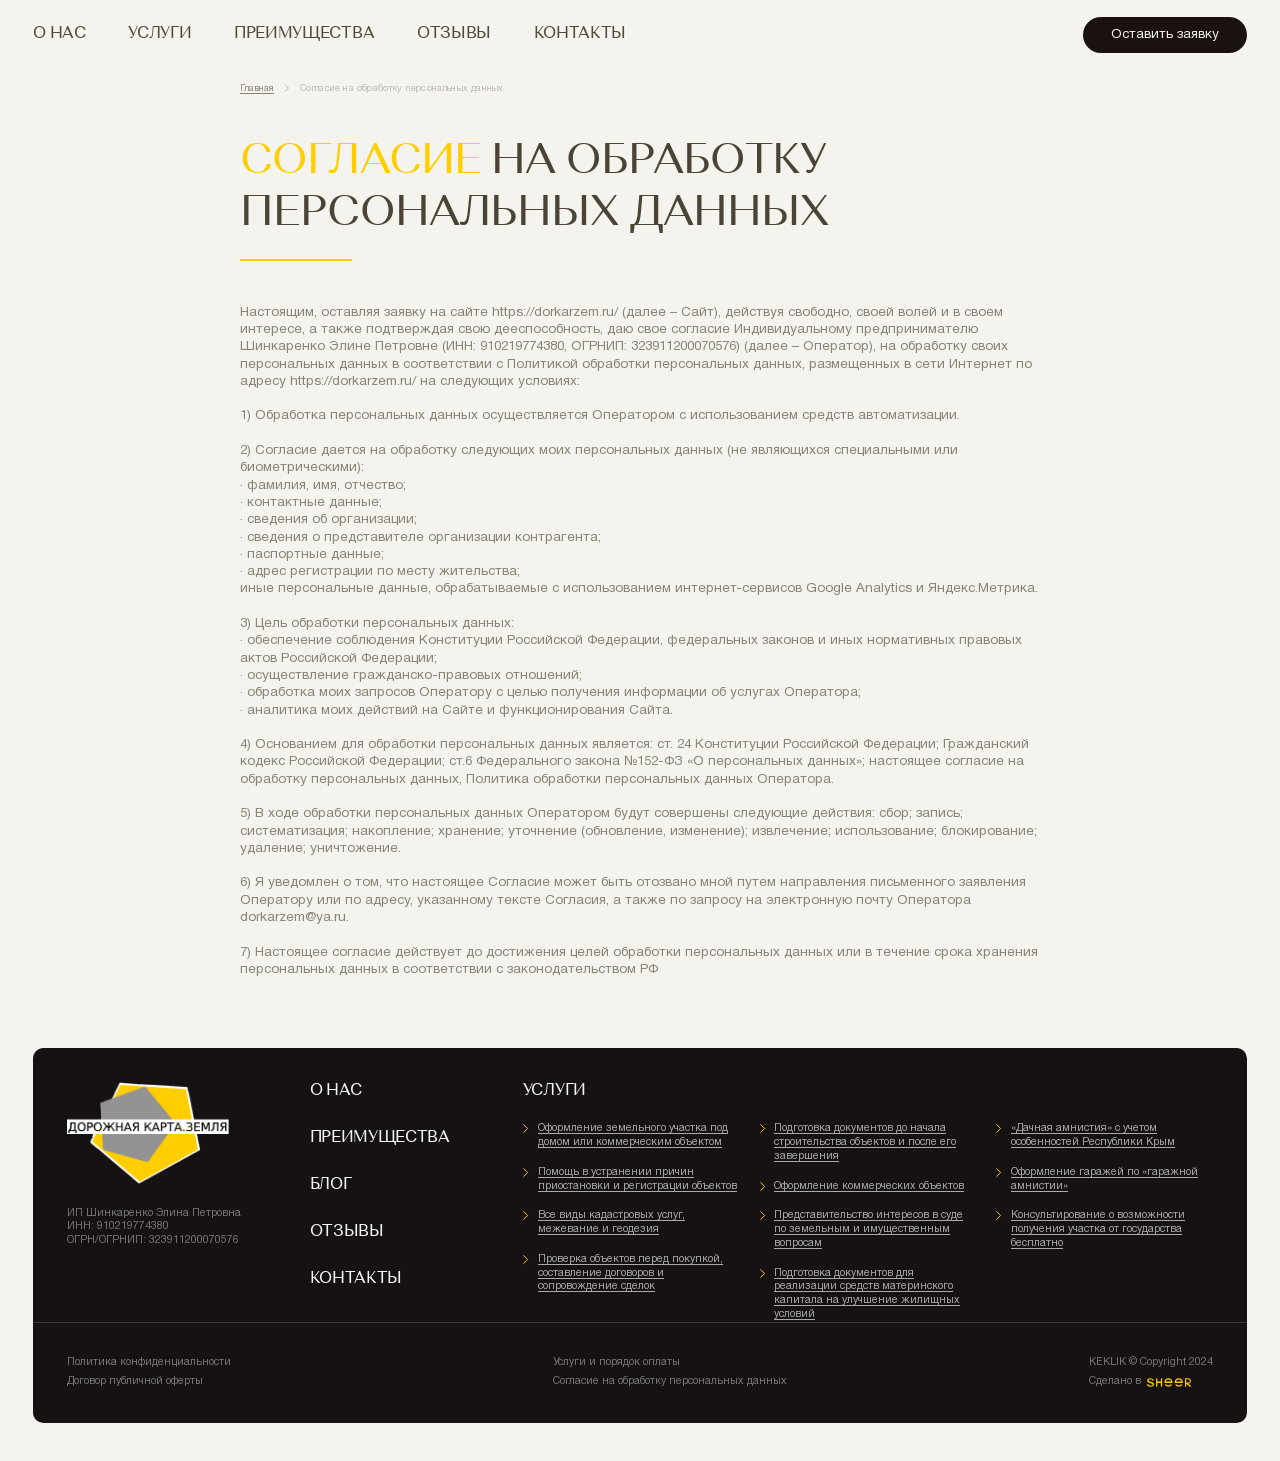
<file: consent-personal-data.html>
<!DOCTYPE html>
<!--[if lt IE 7]><html lang="ru" class="lt-ie9 lt-ie8 lt-ie7"><![endif]-->
<!--[if IE 7]><html lang="ru" class="lt-ie9 lt-ie8"><![endif]-->
<!--[if IE 8]><html lang="ru" class="lt-ie9"><![endif]-->
<!--[if gt IE 8]><!-->
<html lang="ru">
<!--<![endif]-->
<head>
	<meta charset="utf-8" />
	<title>Заголовок</title>
	<meta http-equiv="X-UA-Compatible" content="IE=edge" />
	<meta name="viewport" content="width=device-width, initial-scale=1, maximum-scale=1">
	<meta name="format-detection" content="telephone=no" />
	<link rel="shortcut icon" href="favicon.png" />
	<link rel="stylesheet" href="libs/bootstrap/bootstrap-grid.css" />
	<link rel="stylesheet" href="libs/fontawesome-free-5.12.0-web/css/all.min.css" />
	<link rel="stylesheet" href="libs/fancybox-master/dist/jquery.fancybox.min.css" />
	<link rel="stylesheet" href="libs/slick-1.5.9/slick/slick.css" />
	<link rel="stylesheet" href="libs/slick-1.5.9/slick/slick-theme.css" />
	<link rel="stylesheet" href="css/fonts.css" />
	<link rel="stylesheet" href="css/main.css?ver=1.6" />
	<link rel="stylesheet" href="css/media.css?ver=1.6" />
</head>
<body>

	<div class="wrapper">

		<header class="header default"> 
			<div class="container">
				<div class="header__wrapper">
					<span class='sandwich'>
						<span class='sw-topper'></span>
						<span class='sw-bottom'></span>
						<span class='sw-footer'></span>
					</span>
					<ul class="menu">
						<li><a href="#">О нас</a></li>
						<li><a href="#">Услуги</a></li>
						<li><a href="#">Преимущества</a></li>
						<li><a href="#">Отзывы</a></li>
						<li><a href="#">контакты</a></li>
					</ul>
					<a href="#" class="btn-main btn-main_page">Оставить заявку</a>
				</div>
			</div>
			<div class="menu-mobile">
				<ul class="menu">
					<li><a href="#">О нас</a></li>
					<li><a href="#">Услуги</a></li>
					<li><a href="#">Преимущества</a></li>
					<li><a href="#">Отзывы</a></li>
					<li><a href="#">контакты</a></li>
				</ul>
			</div>
			<div class="menu-overlay"></div>
		</header>

		<section class="page-data">
			<div class="container">
				<div class="content-page">
					<ul class="breadcrumbs">
						<li><a href="#">Главная</a></li>
						<li>Согласие на обработку персональных данных</li>
					</ul>
					<div class="head-section">
						<h2 class="title-section"><span>Согласие</span> на обработку персональных данных</h2>
					</div>
					<div class="text-page">
						<p>Настоящим, оставляя заявку на сайте https://dorkarzem.ru/ (далее – Сайт), действуя свободно, своей волей и в своем интересе, а также подтверждая свою дееспособность, даю свое согласие Индивидуальному предпринимателю Шинкаренко Элине Петровне (ИНН: 910219774380, ОГРНИП: 323911200070576) (далее – Оператор), на обработку своих персональных данных в соответствии с Политикой обработки персональных данных, размещенных в сети Интернет по адресу https://dorkarzem.ru/ на следующих условиях:</p>
						<br>
						<p>1) Обработка персональных данных осуществляется Оператором с использованием средств автоматизации.</p>
						<br>
						<p>2) Согласие дается на обработку следующих моих персональных данных (не являющихся специальными или биометрическими):</p>
						<p>· фамилия, имя, отчество;</p>
						<p>· контактные данные;</p>
						<p>· сведения об организации;</p>
						<p>· сведения о представителе организации контрагента;</p>
						<p>· паспортные данные;</p>
						<p>· адрес регистрации по месту жительства;</p>
						<p>иные персональные данные, обрабатываемые с использованием интернет-сервисов Google Analytics и Яндекс.Метрика.</p>
						<br>
						<p>3) Цель обработки персональных данных:</p>
						<p>· обеспечение соблюдения Конституции Российской Федерации, федеральных законов и иных нормативных правовых актов Российской Федерации;</p>
						<p>· осуществление гражданско-правовых отношений;</p>
						<p>· обработка моих запросов Оператору с целью получения информации об услугах Оператора;</p>
						<p>· аналитика моих действий на Сайте и функционирования Сайта.</p>
						<br>
						<p>4) Основанием для обработки персональных данных является: ст. 24 Конституции Российской Федерации; Гражданский кодекс Российской Федерации; ст.6 Федерального закона №152-ФЗ «О персональных данных»; настоящее согласие на обработку персональных данных, Политика обработки персональных данных Оператора.</p>
						<br>
						<p>5) В ходе обработки персональных данных Оператором будут совершены следующие действия: сбор; запись; систематизация; накопление; хранение; уточнение (обновление, изменение); извлечение; использование; блокирование; удаление; уничтожение.</p>
						<br>
						<p>6) Я уведомлен о том, что настоящее Согласие может быть отозвано мной путем направления письменного заявления Оператору или по адресу, указанному тексте Согласия, а также по запросу на электронную почту Оператора dorkarzem@ya.ru.</p>
						<br>
						<p>7) Настоящее согласие действует до достижения целей обработки персональных данных или в течение срока хранения персональных данных в соответствии с законодательством РФ</p>
					</div>
				</div>
			</div>
		</section>

		<footer class="footer">
			<div class="container">
				<div class="footer__block">
					<div class="footer__wrap">
						<div class="row">
							<div class="col-lg-5">
								<div class="row">
									<div class="col-lg-6">
										<a href="#" class="footer__logo">
											<img src="img/logo.png" alt="alt">
										</a>
										<div class="footer__requisites">
											<p>ИП Шинкаренко Элина Петровна</p>
											<p>ИНН: 910219774380</p>
											<p>ОГРН/ОГРНИП: 323911200070576</p>
										</div>
									</div>
									<div class="col-lg-6">
										<ul class="footer__menu">
											<li><a href="#">О нас</a></li>
											<li><a href="#">Преимущества</a></li>
											<li><a href="#">Блог</a></li>
											<li><a href="#">Отзывы</a></li>
											<li><a href="#">контакты</a></li>
										</ul>
									</div>
								</div>
							</div>
							<div class="col-lg-7">
								<div class="footer__content">
									<div class="title-small title-small_footer">Услуги <i class="far fa-chevron-right"></i></div>
									<div class="footer__info">
										<ul class="footer__nav">
											<li><a href="#">Оформление земельного участка под домом или коммерческим объектом</a></li>
											<li><a href="#">Помощь в устранении причин приостановки и регистрации объектов</a></li>
											<li><a href="#">Все виды кадастровых услуг, межевание и геодезия</a></li>
											<li><a href="#">Проверка объектов перед покупкой, составление договоров и сопровождение сделок</a></li>
											<li><a href="#">Подготовка документов до начала строительства объектов и после его завершения</a></li>
											<li><a href="#">Оформление коммерческих объектов</a></li>
											<li><a href="#">Представительство интересов в суде по земельным и имущественным вопросам</a></li>
											<li><a href="#">Подготовка документов для реализации средств материнского капитала на улучшение жилищных условий</a></li>
											<li><a href="#">«Дачная амнистия» с учетом особенностей Республики Крым</a></li>
											<li><a href="#">Оформление гаражей по «гаражной амнистии»</a></li>
											<li><a href="#">Консультирование о возможности получения участка от государства бесплатно</a></li>
										</ul>
									</div>
								</div>
							</div>
						</div>
					</div>
					<div class="footer__bottom">
						<div class="container">
							<div class="footer__wrap">
								<div class="row">
									<div class="col-lg-5">
										<p><a href="#">Политика конфиденциальности</a></p>							
										<p><a href="#">Договор публичной оферты</a></p>
									</div>
									<div class="col-lg-3">
										<p><a href="#">Услуги и порядок оплаты</a></p>							
										<p><a href="#">Согласие на обработку персональных данных</a></p>
									</div>
									<div class="col-lg-4">
										<div class="footer__copyright">
											<div>
												<p>KEKLIK © Copyright 2024</p>
												<p class="create">Сделано в <a href="#"><img src="img/sheer.svg" alt="alt"></a></p>
											</div>
										</div>
									</div>
								</div>
							</div>
						</div>
					</div>
				</div>
			</div>
		</footer>
		
	</div>

	<!--[if lt IE 9]>
	<script src="libs/html5shiv/es5-shim.min.js"></script>
	<script src="libs/html5shiv/html5shiv.min.js"></script>
	<script src="libs/html5shiv/html5shiv-printshiv.min.js"></script>
	<script src="libs/respond/respond.min.js"></script>
	<![endif]-->
	<script src="libs/jquery/jquery-3.6.0.min.js"></script>
	<script src="libs/jquery-mousewheel/jquery.mousewheel.min.js"></script>
	<script src="libs/fancybox-master/dist/jquery.fancybox.min.js"></script>
	<script src="libs/slick-1.5.9/slick/slick.min.js"></script>
	<script src="libs/scroll2id/PageScroll2id.min.js"></script>
	<script src="libs/mask/jquery.maskedinput.js"></script>
	<script src="libs/jQueryFormStyler-master/jquery.formstyler.min.js"></script>
	<script src="js/common.js?ver=1.6"></script>
	<!-- Yandex.Metrika counter --><!-- /Yandex.Metrika counter -->
	<!-- Google Analytics counter --><!-- /Google Analytics counter -->
</body>
</html>
</file>
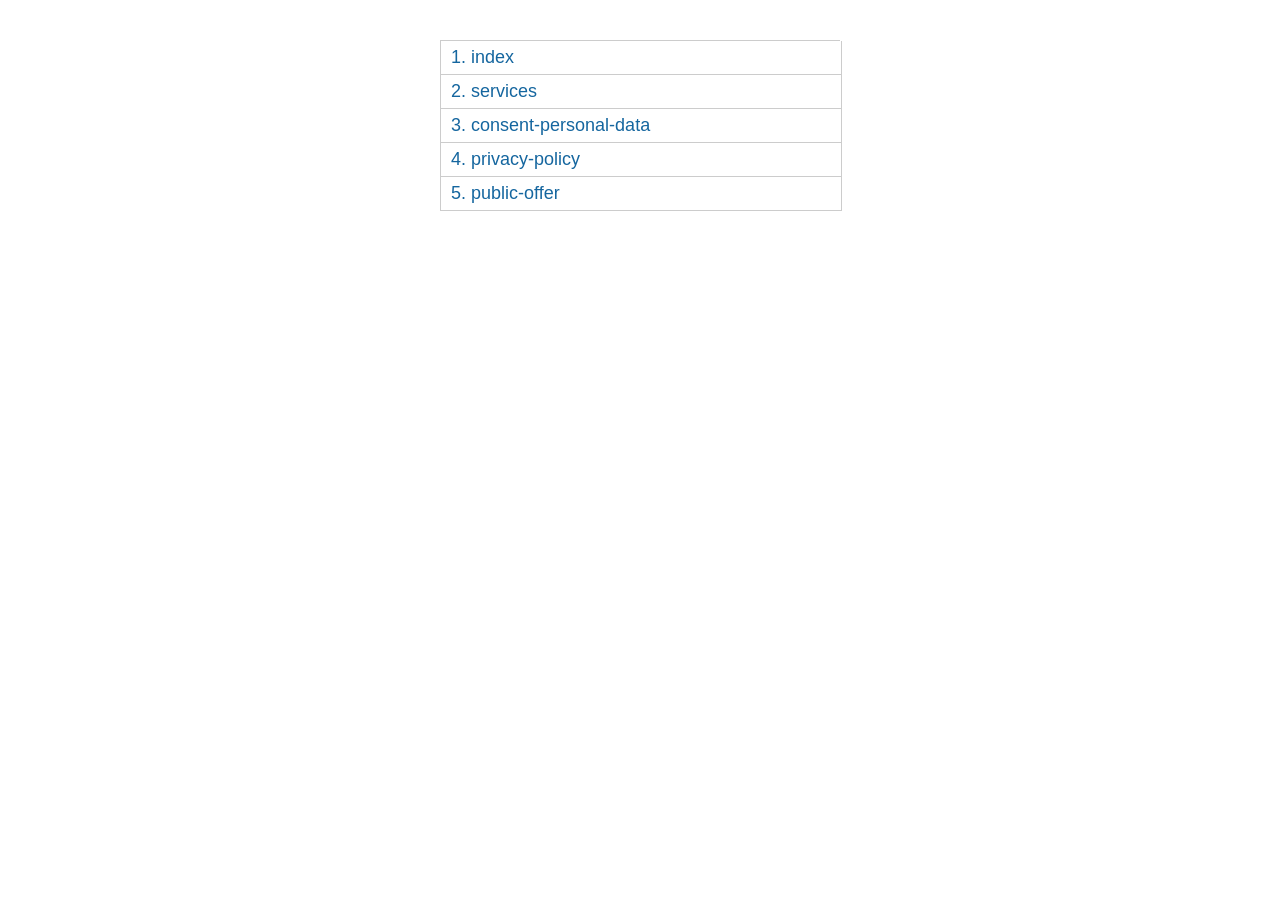
<file: map.html>
<!DOCTYPE html>
<!--[if lt IE 7]><html lang="ru" class="lt-ie9 lt-ie8 lt-ie7"><![endif]-->
<!--[if IE 7]><html lang="ru" class="lt-ie9 lt-ie8"><![endif]-->
<!--[if IE 8]><html lang="ru" class="lt-ie9"><![endif]-->
<!--[if gt IE 8]><!-->
<html lang="ru">
<!--<![endif]-->
<head>
	<meta charset="utf-8" />
	<title>Заголовок</title>
	<meta name="description" content="" />
	<meta http-equiv="X-UA-Compatible" content="IE=edge" />
	<meta name="viewport" content="width=device-width, initial-scale=1.0" />
</head>
<body> 
  
	<div class="wrapper"> 
		<div class="count_pages">
			<ul>  
				<li><a href="index.html" target="_blanck">index</a></li> 
				<li><a href="services.html" target="_blanck">services</a></li> 
				<li><a href="consent-personal-data.html" target="_blanck">consent-personal-data</a></li> 
				<li><a href="privacy-policy.html" target="_blanck">privacy-policy</a></li> 
				<li><a href="public-offer.html" target="_blanck">public-offer</a></li> 
			</ul> 
		</div> 
	</div>  
    
	<style> 
		.count_pages a:before {
			counter-increment: list1;
			content: counter(list1) ". "; 
		}
		.count_pages li {
			list-style: none;
			margin-bottom: 0px;
			border: 1px solid #ccc;
			border-top: none;
			width: 100%;
		}
		.count_pages {
			margin: 0;
			width: 400px;
			margin: auto;
			font-family: sans-serif;
			margin-top: 40px;
			max-width: 100%;
			border-top: 1px solid #ccc;
			counter-reset: list1;
			margin-bottom: 40px;
		}
		.count_pages ul {
			margin: 0;
			padding: 0;
		}
		.count_pages a {
			font-size: 18px;
			color: #15669F;
			text-decoration: none;
			display: block;
			padding: 6px 10px;
		}
	</style>
</body>
</html>
</file>
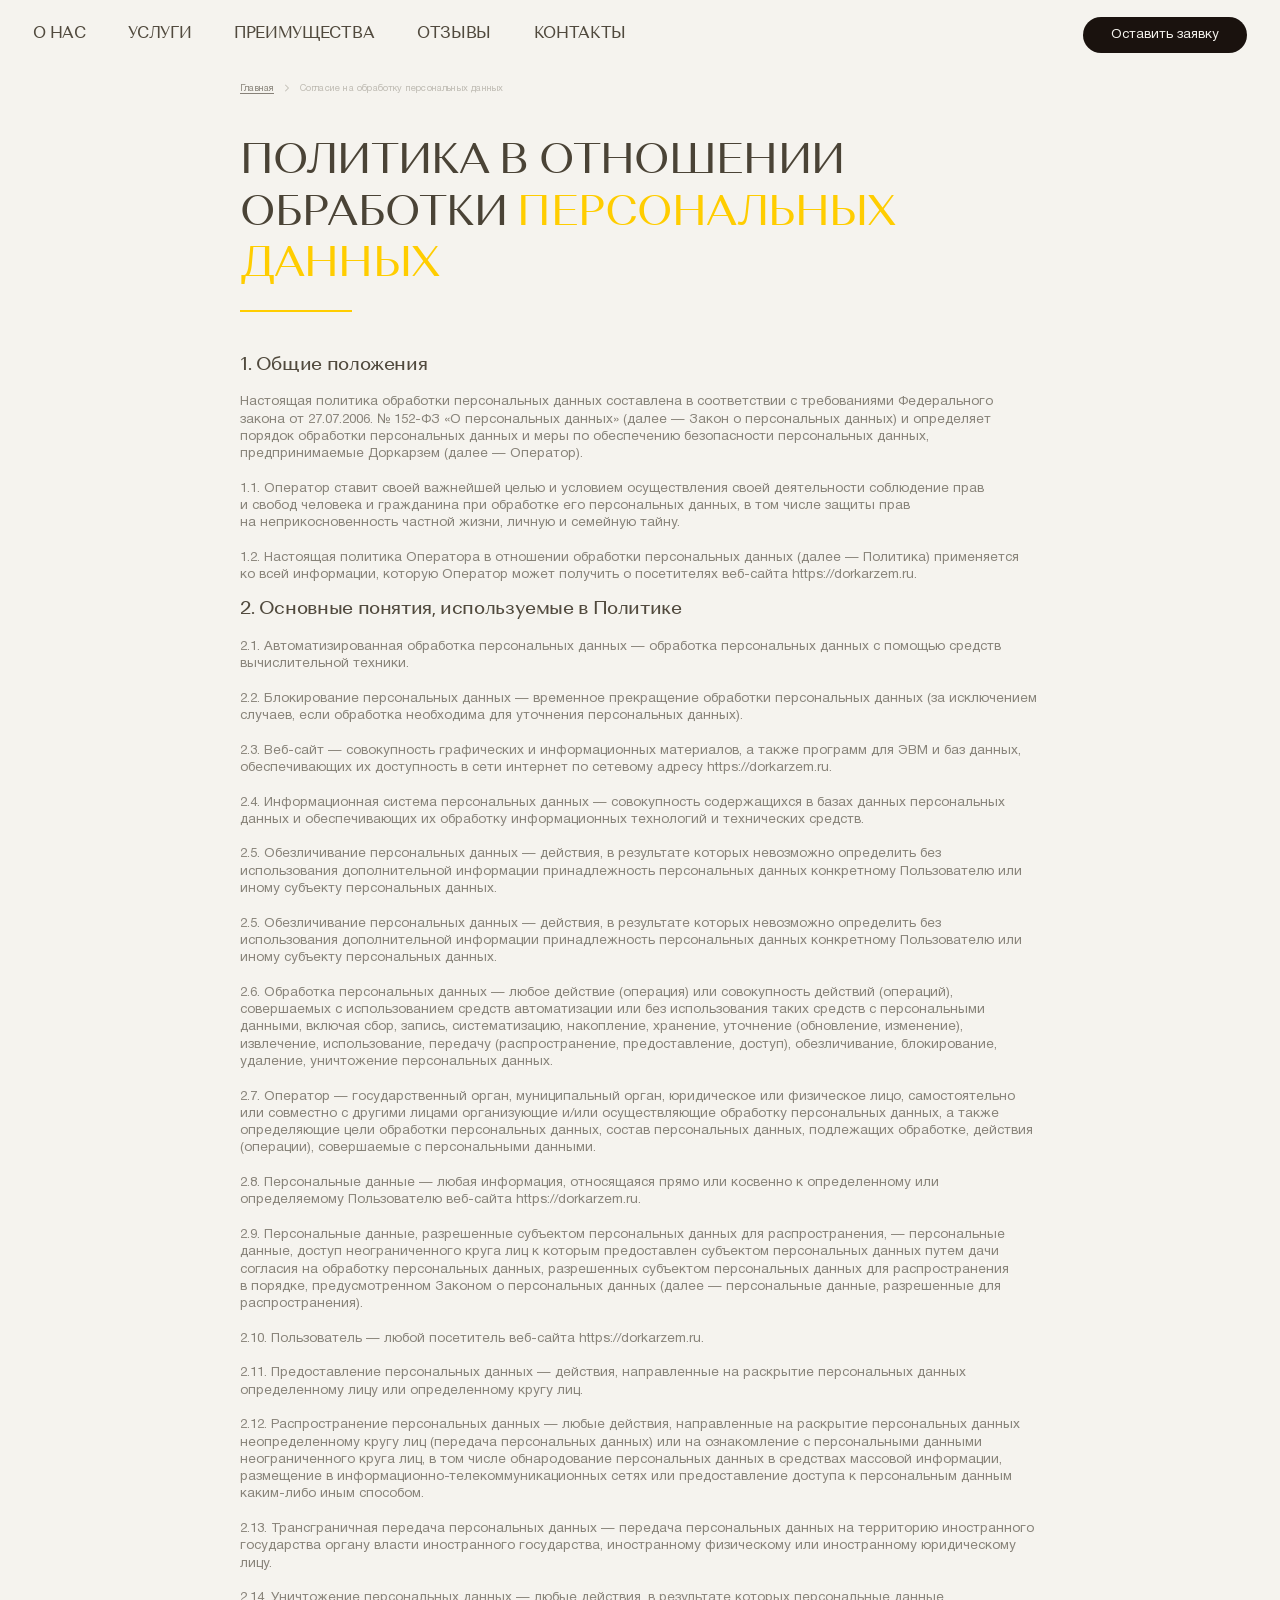
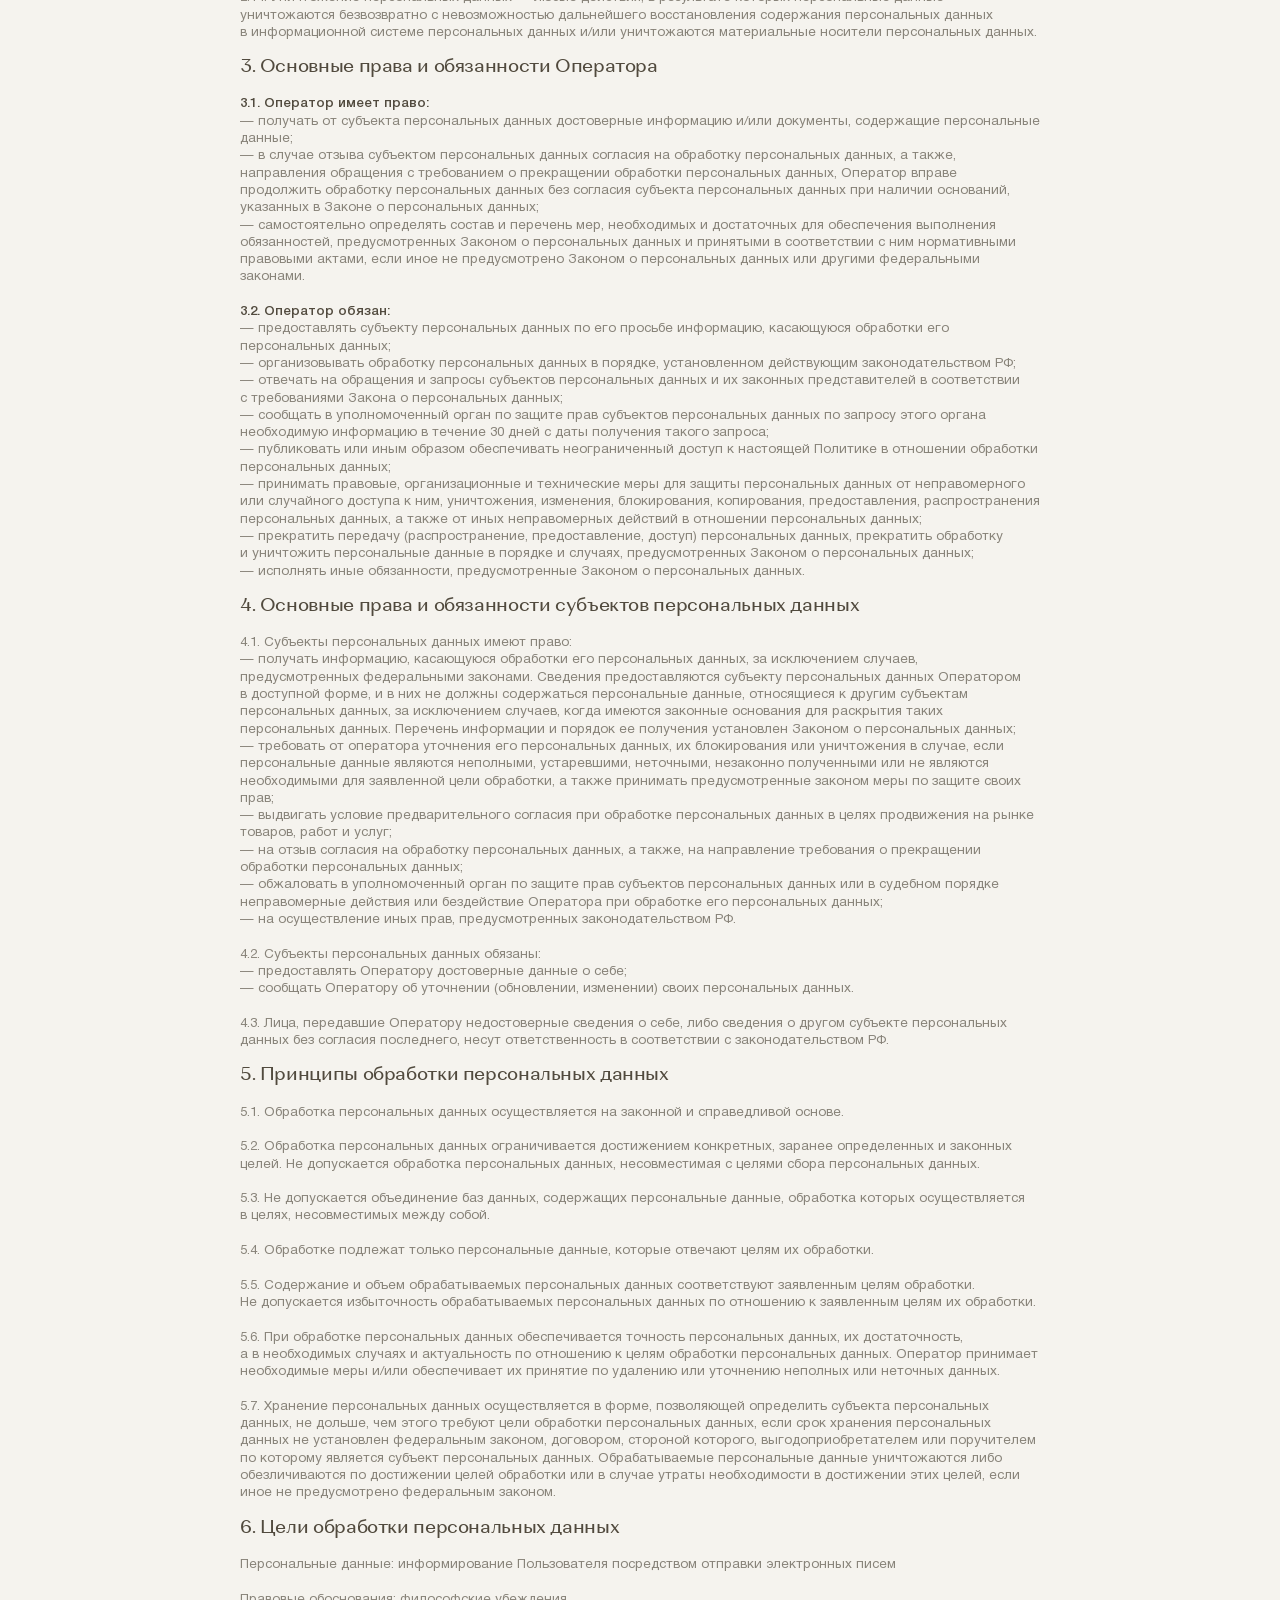
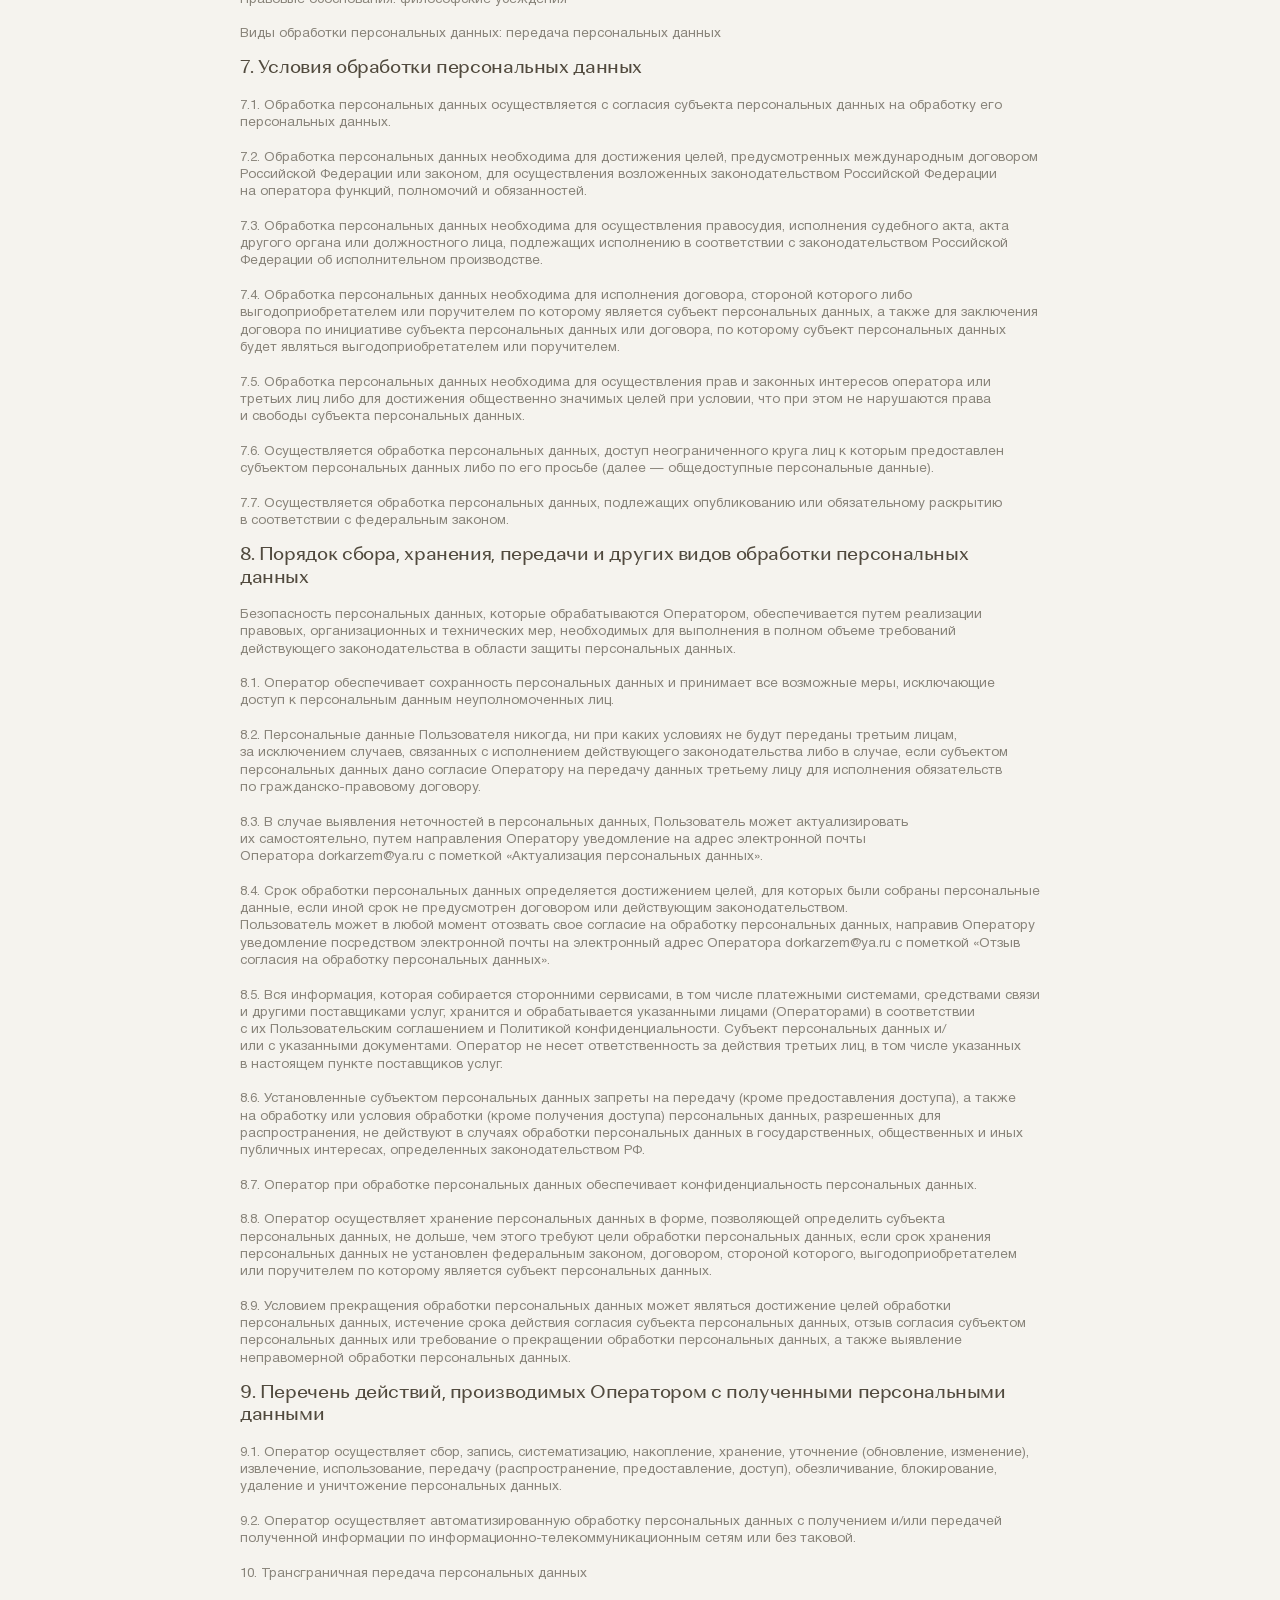
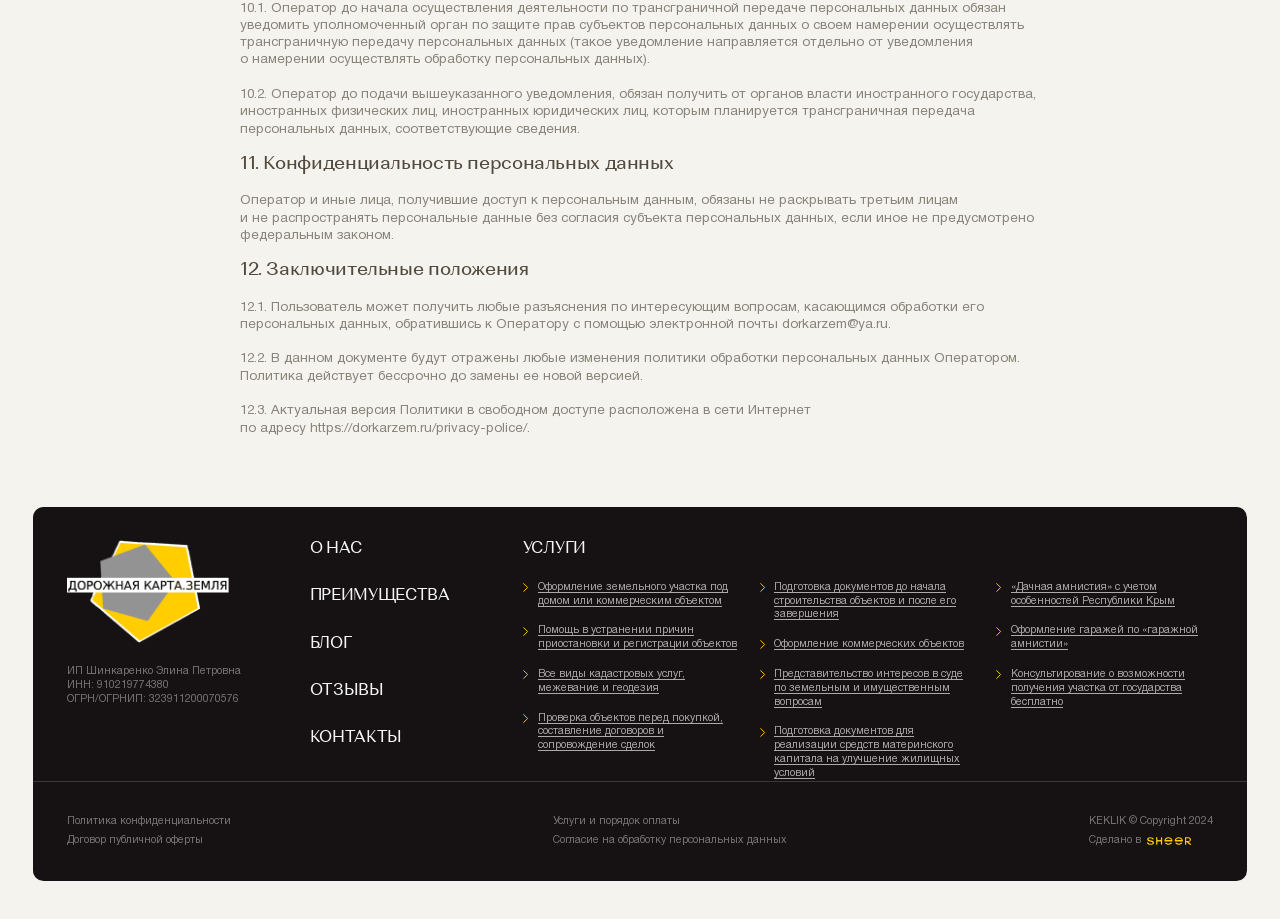
<file: privacy-policy.html>
<!DOCTYPE html>
<!--[if lt IE 7]><html lang="ru" class="lt-ie9 lt-ie8 lt-ie7"><![endif]-->
<!--[if IE 7]><html lang="ru" class="lt-ie9 lt-ie8"><![endif]-->
<!--[if IE 8]><html lang="ru" class="lt-ie9"><![endif]-->
<!--[if gt IE 8]><!-->
<html lang="ru">
<!--<![endif]-->
<head>
	<meta charset="utf-8" />
	<title>Заголовок</title>
	<meta http-equiv="X-UA-Compatible" content="IE=edge" />
	<meta name="viewport" content="width=device-width, initial-scale=1, maximum-scale=1">
	<meta name="format-detection" content="telephone=no" />
	<link rel="shortcut icon" href="favicon.png" />
	<link rel="stylesheet" href="libs/bootstrap/bootstrap-grid.css" />
	<link rel="stylesheet" href="libs/fontawesome-free-5.12.0-web/css/all.min.css" />
	<link rel="stylesheet" href="libs/fancybox-master/dist/jquery.fancybox.min.css" />
	<link rel="stylesheet" href="libs/slick-1.5.9/slick/slick.css" />
	<link rel="stylesheet" href="libs/slick-1.5.9/slick/slick-theme.css" />
	<link rel="stylesheet" href="css/fonts.css" />
	<link rel="stylesheet" href="css/main.css?ver=1.6" />
	<link rel="stylesheet" href="css/media.css?ver=1.6" />
</head>
<body>

	<div class="wrapper">

		<header class="header default"> 
			<div class="container">
				<div class="header__wrapper">
					<span class='sandwich'>
						<span class='sw-topper'></span>
						<span class='sw-bottom'></span>
						<span class='sw-footer'></span>
					</span>
					<ul class="menu">
						<li><a href="#">О нас</a></li>
						<li><a href="#">Услуги</a></li>
						<li><a href="#">Преимущества</a></li>
						<li><a href="#">Отзывы</a></li>
						<li><a href="#">контакты</a></li>
					</ul>
					<a href="#" class="btn-main btn-main_page">Оставить заявку</a>
				</div>
			</div>
			<div class="menu-mobile">
				<ul class="menu">
					<li><a href="#">О нас</a></li>
					<li><a href="#">Услуги</a></li>
					<li><a href="#">Преимущества</a></li>
					<li><a href="#">Отзывы</a></li>
					<li><a href="#">контакты</a></li>
				</ul>
			</div>
			<div class="menu-overlay"></div>
		</header>

		<section class="page-data">
			<div class="container">
				<div class="content-page">
					<ul class="breadcrumbs">
						<li><a href="#">Главная</a></li>
						<li>Согласие на обработку персональных данных</li>
					</ul>
					<div class="head-section">
						<h2 class="title-section">Политика в отношении обработки <span>персональных данных</span></h2>
					</div>
					<div class="text-page">
						<h5>1. Общие положения</h5>
						<p>Настоящая политика обработки персональных данных составлена в соответствии с требованиями Федерального закона от 27.07.2006. № 152-ФЗ «О персональных данных» (далее — Закон о персональных данных) и определяет порядок обработки персональных данных и меры по обеспечению безопасности персональных данных, предпринимаемые Доркарзем (далее — Оператор).</p>
						<br>
						<p>1.1. Оператор ставит своей важнейшей целью и условием осуществления своей деятельности соблюдение прав и свобод человека и гражданина при обработке его персональных данных, в том числе защиты прав  на неприкосновенность частной жизни, личную и семейную тайну.</p>
						<br>
						<p>1.2. Настоящая политика Оператора в отношении обработки персональных данных (далее — Политика) применяется ко всей информации, которую Оператор может получить о посетителях веб-сайта https://dorkarzem.ru.</p>
						<h5>2. Основные понятия, используемые в Политике</h5>
						<p>2.1. Автоматизированная обработка персональных данных — обработка персональных данных с помощью средств вычислительной техники.</p>
						<br>
						<p>2.2. Блокирование персональных данных — временное прекращение обработки персональных данных (за исключением случаев, если обработка необходима для уточнения персональных данных).</p>
						<br>
						<p>2.3. Веб-сайт — совокупность графических и информационных материалов, а также программ для ЭВМ и баз данных, обеспечивающих их доступность в сети интернет по сетевому адресу https://dorkarzem.ru.</p>
						<br>
						<p>2.4. Информационная система персональных данных — совокупность содержащихся в базах данных персональных данных и обеспечивающих их обработку информационных технологий и технических средств.</p>
						<br>
						<p>2.5. Обезличивание персональных данных — действия, в результате которых невозможно определить без использования дополнительной информации принадлежность персональных данных конкретному Пользователю или иному субъекту персональных данных.</p>
						<br>
						<p>2.5. Обезличивание персональных данных — действия, в результате которых невозможно определить без использования дополнительной информации принадлежность персональных данных конкретному Пользователю или иному субъекту персональных данных.</p>
						<br>
						<p>2.6. Обработка персональных данных — любое действие (операция) или совокупность действий (операций), совершаемых с использованием средств автоматизации или без использования таких средств с персональными данными, включая сбор, запись, систематизацию, накопление, хранение, уточнение (обновление, изменение), извлечение, использование, передачу (распространение, предоставление, доступ), обезличивание, блокирование, удаление, уничтожение персональных данных.</p>
						<br>
						<p>2.7. Оператор — государственный орган, муниципальный орган, юридическое или физическое лицо, самостоятельно или совместно с другими лицами организующие и/или осуществляющие обработку персональных данных, а также определяющие цели обработки персональных данных, состав персональных данных, подлежащих обработке, действия (операции), совершаемые с персональными данными.</p>
						<br>
						<p>2.8. Персональные данные — любая информация, относящаяся прямо или косвенно к определенному или определяемому Пользователю веб-сайта https://dorkarzem.ru.</p>
						<br>
						<p>2.9. Персональные данные, разрешенные субъектом персональных данных для распространения, — персональные данные, доступ неограниченного круга лиц к которым предоставлен субъектом персональных данных путем дачи согласия на обработку персональных данных, разрешенных субъектом персональных данных для распространения в порядке, предусмотренном Законом о персональных данных (далее — персональные данные, разрешенные для распространения).</p>
						<br>
						<p>2.10. Пользователь — любой посетитель веб-сайта https://dorkarzem.ru.</p>
						<br>
						<p>2.11. Предоставление персональных данных — действия, направленные на раскрытие персональных данных определенному лицу или определенному кругу лиц.</p>
						<br>
						<p>2.12. Распространение персональных данных — любые действия, направленные на раскрытие персональных данных неопределенному кругу лиц (передача персональных данных) или на ознакомление с персональными данными неограниченного круга лиц, в том числе обнародование персональных данных в средствах массовой информации, размещение в информационно-телекоммуникационных сетях или предоставление доступа к персональным данным каким-либо иным способом.</p>
						<br>
						<p>2.13. Трансграничная передача персональных данных — передача персональных данных на территорию иностранного государства органу власти иностранного государства, иностранному физическому или иностранному юридическому лицу.</p>
						<br>
						<p>2.14. Уничтожение персональных данных — любые действия, в результате которых персональные данные уничтожаются безвозвратно с невозможностью дальнейшего восстановления содержания персональных данных в информационной системе персональных данных и/или уничтожаются материальные носители персональных данных.</p>
						<h5>3. Основные права и обязанности Оператора</h5>
						<p><strong>3.1. Оператор имеет право:</strong></p>
						<p>— получать от субъекта персональных данных достоверные информацию и/или документы, содержащие персональные данные;</p>
						<p>— в случае отзыва субъектом персональных данных согласия на обработку персональных данных, а также, направления обращения с требованием о прекращении обработки персональных данных, Оператор вправе продолжить обработку персональных данных без согласия субъекта персональных данных при наличии оснований, указанных в Законе о персональных данных;</p>
						<p>— самостоятельно определять состав и перечень мер, необходимых и достаточных для обеспечения выполнения обязанностей, предусмотренных Законом о персональных данных и принятыми в соответствии с ним нормативными правовыми актами, если иное не предусмотрено Законом о персональных данных или другими федеральными законами.</p>
						<br>
						<p><strong>3.2. Оператор обязан:</strong></p>
						<p>— предоставлять субъекту персональных данных по его просьбе информацию, касающуюся обработки его персональных данных;</p>
						<p>— организовывать обработку персональных данных в порядке, установленном действующим законодательством РФ;</p>
						<p>— отвечать на обращения и запросы субъектов персональных данных и их законных представителей в соответствии с требованиями Закона о персональных данных;</p>
						<p>— сообщать в уполномоченный орган по защите прав субъектов персональных данных по запросу этого органа необходимую информацию в течение 30 дней с даты получения такого запроса;</p>
						<p>— публиковать или иным образом обеспечивать неограниченный доступ к настоящей Политике в отношении обработки персональных данных;</p>
						<p>— принимать правовые, организационные и технические меры для защиты персональных данных от неправомерного или случайного доступа к ним, уничтожения, изменения, блокирования, копирования, предоставления, распространения персональных данных, а также от иных неправомерных действий в отношении персональных данных;</p>
						<p>— прекратить передачу (распространение, предоставление, доступ) персональных данных, прекратить обработку и уничтожить персональные данные в порядке и случаях, предусмотренных Законом о персональных данных;</p>
						<p>— исполнять иные обязанности, предусмотренные Законом о персональных данных.</p>
						<h5>4. Основные права и обязанности субъектов персональных данных</h5>
						<p>4.1. Субъекты персональных данных имеют право:</p>
						<p>— получать информацию, касающуюся обработки его персональных данных, за исключением случаев, предусмотренных федеральными законами. Сведения предоставляются субъекту персональных данных Оператором в доступной форме, и в них не должны содержаться персональные данные, относящиеся к другим субъектам персональных данных, за исключением случаев, когда имеются законные основания для раскрытия таких персональных данных. Перечень информации и порядок ее получения установлен Законом о персональных данных;</p>
						<p>— требовать от оператора уточнения его персональных данных, их блокирования или уничтожения в случае, если персональные данные являются неполными, устаревшими, неточными, незаконно полученными или не являются необходимыми для заявленной цели обработки, а также принимать предусмотренные законом меры по защите своих прав;</p>
						<p>— выдвигать условие предварительного согласия при обработке персональных данных в целях продвижения на рынке товаров, работ и услуг;</p>
						<p>— на отзыв согласия на обработку персональных данных, а также, на направление требования о прекращении обработки персональных данных;</p>
						<p>— обжаловать в уполномоченный орган по защите прав субъектов персональных данных или в судебном порядке неправомерные действия или бездействие Оператора при обработке его персональных данных;</p>
						<p>— на осуществление иных прав, предусмотренных законодательством РФ.</p>
						<br>
						<p>4.2. Субъекты персональных данных обязаны:</p>
						<p>— предоставлять Оператору достоверные данные о себе;</p>
						<p>— сообщать Оператору об уточнении (обновлении, изменении) своих персональных данных.</p>
						<br>
						<p>4.3. Лица, передавшие Оператору недостоверные сведения о себе, либо сведения о другом субъекте персональных данных без согласия последнего, несут ответственность в соответствии с законодательством РФ.</p>
						<h5>5. Принципы обработки персональных данных</h5>
						<p>5.1. Обработка персональных данных осуществляется на законной и справедливой основе.</p>
						<br>
						<p>5.2. Обработка персональных данных ограничивается достижением конкретных, заранее определенных и законных целей. Не допускается обработка персональных данных, несовместимая с целями сбора персональных данных.</p>
						<br>
						<p>5.3. Не допускается объединение баз данных, содержащих персональные данные, обработка которых осуществляется в целях, несовместимых между собой.</p>
						<br>
						<p>5.4. Обработке подлежат только персональные данные, которые отвечают целям их обработки.</p>
						<br>
						<p>5.5. Содержание и объем обрабатываемых персональных данных соответствуют заявленным целям обработки. Не допускается избыточность обрабатываемых персональных данных по отношению к заявленным целям их обработки.</p>
						<br>
						<p>5.6. При обработке персональных данных обеспечивается точность персональных данных, их достаточность, а в необходимых случаях и актуальность по отношению к целям обработки персональных данных. Оператор принимает необходимые меры и/или обеспечивает их принятие по удалению или уточнению неполных или неточных данных.</p>
						<br>
						<p>5.7. Хранение персональных данных осуществляется в форме, позволяющей определить субъекта персональных данных, не дольше, чем этого требуют цели обработки персональных данных, если срок хранения персональных данных не установлен федеральным законом, договором, стороной которого, выгодоприобретателем или поручителем по которому является субъект персональных данных. Обрабатываемые персональные данные уничтожаются либо обезличиваются по достижении целей обработки или в случае утраты необходимости в достижении этих целей, если иное не предусмотрено федеральным законом.</p>
						<h5>6. Цели обработки персональных данных</h5>
						<p>Персональные данные: информирование Пользователя посредством отправки электронных писем</p>
						<br>
						<p>Правовые обоснования: философские убеждения</p>
						<br>
						<p>Виды обработки персональных данных: передача персональных данных</p>
						<h5>7. Условия обработки персональных данных</h5>
						<p>7.1. Обработка персональных данных осуществляется с согласия субъекта персональных данных на обработку его персональных данных.</p>
						<br>
						<p>7.2. Обработка персональных данных необходима для достижения целей, предусмотренных международным договором Российской Федерации или законом, для осуществления возложенных законодательством Российской Федерации на оператора функций, полномочий и обязанностей.</p>
						<br>
						<p>7.3. Обработка персональных данных необходима для осуществления правосудия, исполнения судебного акта, акта другого органа или должностного лица, подлежащих исполнению в соответствии с законодательством Российской Федерации об исполнительном производстве.</p>
						<br>
						<p>7.4. Обработка персональных данных необходима для исполнения договора, стороной которого либо выгодоприобретателем или поручителем по которому является субъект персональных данных, а также для заключения договора по инициативе субъекта персональных данных или договора, по которому субъект персональных данных будет являться выгодоприобретателем или поручителем.</p>
						<br>
						<p>7.5. Обработка персональных данных необходима для осуществления прав и законных интересов оператора или третьих лиц либо для достижения общественно значимых целей при условии, что при этом не нарушаются права и свободы субъекта персональных данных.</p>
						<br>
						<p>7.6. Осуществляется обработка персональных данных, доступ неограниченного круга лиц к которым предоставлен субъектом персональных данных либо по его просьбе (далее — общедоступные персональные данные).</p>
						<br>
						<p>7.7. Осуществляется обработка персональных данных, подлежащих опубликованию или обязательному раскрытию в соответствии с федеральным законом.</p>
						<h5>8. Порядок сбора, хранения, передачи и других видов обработки персональных данных</h5>
						<p>Безопасность персональных данных, которые обрабатываются Оператором, обеспечивается путем реализации правовых, организационных и технических мер, необходимых для выполнения в полном объеме требований действующего законодательства в области защиты персональных данных.</p>
						<br>
						<p>8.1. Оператор обеспечивает сохранность персональных данных и принимает все возможные меры, исключающие доступ к персональным данным неуполномоченных лиц.</p>
						<br>
						<p>8.2. Персональные данные Пользователя никогда, ни при каких условиях не будут переданы третьим лицам, за исключением случаев, связанных с исполнением действующего законодательства либо в случае, если субъектом персональных данных дано согласие Оператору на передачу данных третьему лицу для исполнения обязательств по гражданско-правовому договору.</p>
						<br>
						<p>8.3. В случае выявления неточностей в персональных данных, Пользователь может актуализировать их самостоятельно, путем направления Оператору уведомление на адрес электронной почты Оператора dorkarzem@ya.ru с пометкой «Актуализация персональных данных».</p>
						<br>
						<p>8.4. Срок обработки персональных данных определяется достижением целей, для которых были собраны персональные данные, если иной срок не предусмотрен договором или действующим законодательством. <br>Пользователь может в любой момент отозвать свое согласие на обработку персональных данных, направив Оператору уведомление посредством электронной почты на электронный адрес Оператора dorkarzem@ya.ru с пометкой «Отзыв согласия на обработку персональных данных».</p>
						<br>
						<p>8.5. Вся информация, которая собирается сторонними сервисами, в том числе платежными системами, средствами связи и другими поставщиками услуг, хранится и обрабатывается указанными лицами (Операторами) в соответствии с их Пользовательским соглашением и Политикой конфиденциальности. Субъект персональных данных и/или с указанными документами. Оператор не несет ответственность за действия третьих лиц, в том числе указанных в настоящем пункте поставщиков услуг.</p>
						<br>
						<p>8.6. Установленные субъектом персональных данных запреты на передачу (кроме предоставления доступа), а также на обработку или условия обработки (кроме получения доступа) персональных данных, разрешенных для распространения, не действуют в случаях обработки персональных данных в государственных, общественных и иных публичных интересах, определенных законодательством РФ.</p>
						<br>
						<p>8.7. Оператор при обработке персональных данных обеспечивает конфиденциальность персональных данных.</p>
						<br>
						<p>8.8. Оператор осуществляет хранение персональных данных в форме, позволяющей определить субъекта персональных данных, не дольше, чем этого требуют цели обработки персональных данных, если срок хранения персональных данных не установлен федеральным законом, договором, стороной которого, выгодоприобретателем или поручителем по которому является субъект персональных данных.</p>
						<br>
						<p>8.9. Условием прекращения обработки персональных данных может являться достижение целей обработки персональных данных, истечение срока действия согласия субъекта персональных данных, отзыв согласия субъектом персональных данных или требование о прекращении обработки персональных данных, а также выявление неправомерной обработки персональных данных.</p>
						<h5>9. Перечень действий, производимых Оператором с полученными персональными данными</h5>
						<p>9.1. Оператор осуществляет сбор, запись, систематизацию, накопление, хранение, уточнение (обновление, изменение), извлечение, использование, передачу (распространение, предоставление, доступ), обезличивание, блокирование, удаление и уничтожение персональных данных.</p>
						<br>
						<p>9.2. Оператор осуществляет автоматизированную обработку персональных данных с получением и/или передачей полученной информации по информационно-телекоммуникационным сетям или без таковой.</p>
						<br>
						<p>10. Трансграничная передача персональных данных</p>
						<br>
						<p>10.1. Оператор до начала осуществления деятельности по трансграничной передаче персональных данных обязан уведомить уполномоченный орган по защите прав субъектов персональных данных о своем намерении осуществлять трансграничную передачу персональных данных (такое уведомление направляется отдельно от уведомления о намерении осуществлять обработку персональных данных).</p>
						<br>
						<p>10.2. Оператор до подачи вышеуказанного уведомления, обязан получить от органов власти иностранного государства, иностранных физических лиц, иностранных юридических лиц, которым планируется трансграничная передача персональных данных, соответствующие сведения.</p>
						<h5>11. Конфиденциальность персональных данных</h5>
						<p>Оператор и иные лица, получившие доступ к персональным данным, обязаны не раскрывать третьим лицам и не распространять персональные данные без согласия субъекта персональных данных, если иное не предусмотрено федеральным законом.</p>
						<h5>12. Заключительные положения</h5>
						<p>12.1. Пользователь может получить любые разъяснения по интересующим вопросам, касающимся обработки его персональных данных, обратившись к Оператору с помощью электронной почты dorkarzem@ya.ru.</p>
						<br>
						<p>12.2. В данном документе будут отражены любые изменения политики обработки персональных данных Оператором. Политика действует бессрочно до замены ее новой версией.</p>
						<br>
						<p>12.3. Актуальная версия Политики в свободном доступе расположена в сети Интернет по адресу <a href="https://dorkarzem.ru/privacy-police/" target="_blank">https://dorkarzem.ru/privacy-police/</a>.</p>
					</div>
				</div>
			</div>
		</section>

		<footer class="footer">
			<div class="container">
				<div class="footer__block">
					<div class="footer__wrap">
						<div class="row">
							<div class="col-lg-5">
								<div class="row">
									<div class="col-lg-6">
										<a href="#" class="footer__logo">
											<img src="img/logo.png" alt="alt">
										</a>
										<div class="footer__requisites">
											<p>ИП Шинкаренко Элина Петровна</p>
											<p>ИНН: 910219774380</p>
											<p>ОГРН/ОГРНИП: 323911200070576</p>
										</div>
									</div>
									<div class="col-lg-6">
										<ul class="footer__menu">
											<li><a href="#">О нас</a></li>
											<li><a href="#">Преимущества</a></li>
											<li><a href="#">Блог</a></li>
											<li><a href="#">Отзывы</a></li>
											<li><a href="#">контакты</a></li>
										</ul>
									</div>
								</div>
							</div>
							<div class="col-lg-7">
								<div class="footer__content">
									<div class="title-small title-small_footer">Услуги <i class="far fa-chevron-right"></i></div>
									<div class="footer__info">
										<ul class="footer__nav">
											<li><a href="#">Оформление земельного участка под домом или коммерческим объектом</a></li>
											<li><a href="#">Помощь в устранении причин приостановки и регистрации объектов</a></li>
											<li><a href="#">Все виды кадастровых услуг, межевание и геодезия</a></li>
											<li><a href="#">Проверка объектов перед покупкой, составление договоров и сопровождение сделок</a></li>
											<li><a href="#">Подготовка документов до начала строительства объектов и после его завершения</a></li>
											<li><a href="#">Оформление коммерческих объектов</a></li>
											<li><a href="#">Представительство интересов в суде по земельным и имущественным вопросам</a></li>
											<li><a href="#">Подготовка документов для реализации средств материнского капитала на улучшение жилищных условий</a></li>
											<li><a href="#">«Дачная амнистия» с учетом особенностей Республики Крым</a></li>
											<li><a href="#">Оформление гаражей по «гаражной амнистии»</a></li>
											<li><a href="#">Консультирование о возможности получения участка от государства бесплатно</a></li>
										</ul>
									</div>
								</div>
							</div>
						</div>
					</div>
					<div class="footer__bottom">
						<div class="container">
							<div class="footer__wrap">
								<div class="row">
									<div class="col-lg-5">
										<p><a href="#">Политика конфиденциальности</a></p>							
										<p><a href="#">Договор публичной оферты</a></p>
									</div>
									<div class="col-lg-3">
										<p><a href="#">Услуги и порядок оплаты</a></p>							
										<p><a href="#">Согласие на обработку персональных данных</a></p>
									</div>
									<div class="col-lg-4">
										<div class="footer__copyright">
											<div>
												<p>KEKLIK © Copyright 2024</p>
												<p class="create">Сделано в <a href="#"><img src="img/sheer.svg" alt="alt"></a></p>
											</div>
										</div>
									</div>
								</div>
							</div>
						</div>
					</div>
				</div>
			</div>
		</footer>
		
	</div>

	<!--[if lt IE 9]>
	<script src="libs/html5shiv/es5-shim.min.js"></script>
	<script src="libs/html5shiv/html5shiv.min.js"></script>
	<script src="libs/html5shiv/html5shiv-printshiv.min.js"></script>
	<script src="libs/respond/respond.min.js"></script>
	<![endif]-->
	<script src="libs/jquery/jquery-3.6.0.min.js"></script>
	<script src="libs/jquery-mousewheel/jquery.mousewheel.min.js"></script>
	<script src="libs/fancybox-master/dist/jquery.fancybox.min.js"></script>
	<script src="libs/slick-1.5.9/slick/slick.min.js"></script>
	<script src="libs/scroll2id/PageScroll2id.min.js"></script>
	<script src="libs/mask/jquery.maskedinput.js"></script>
	<script src="libs/jQueryFormStyler-master/jquery.formstyler.min.js"></script>
	<script src="js/common.js?ver=1.6"></script>
	<!-- Yandex.Metrika counter --><!-- /Yandex.Metrika counter -->
	<!-- Google Analytics counter --><!-- /Google Analytics counter -->
</body>
</html>
</file>
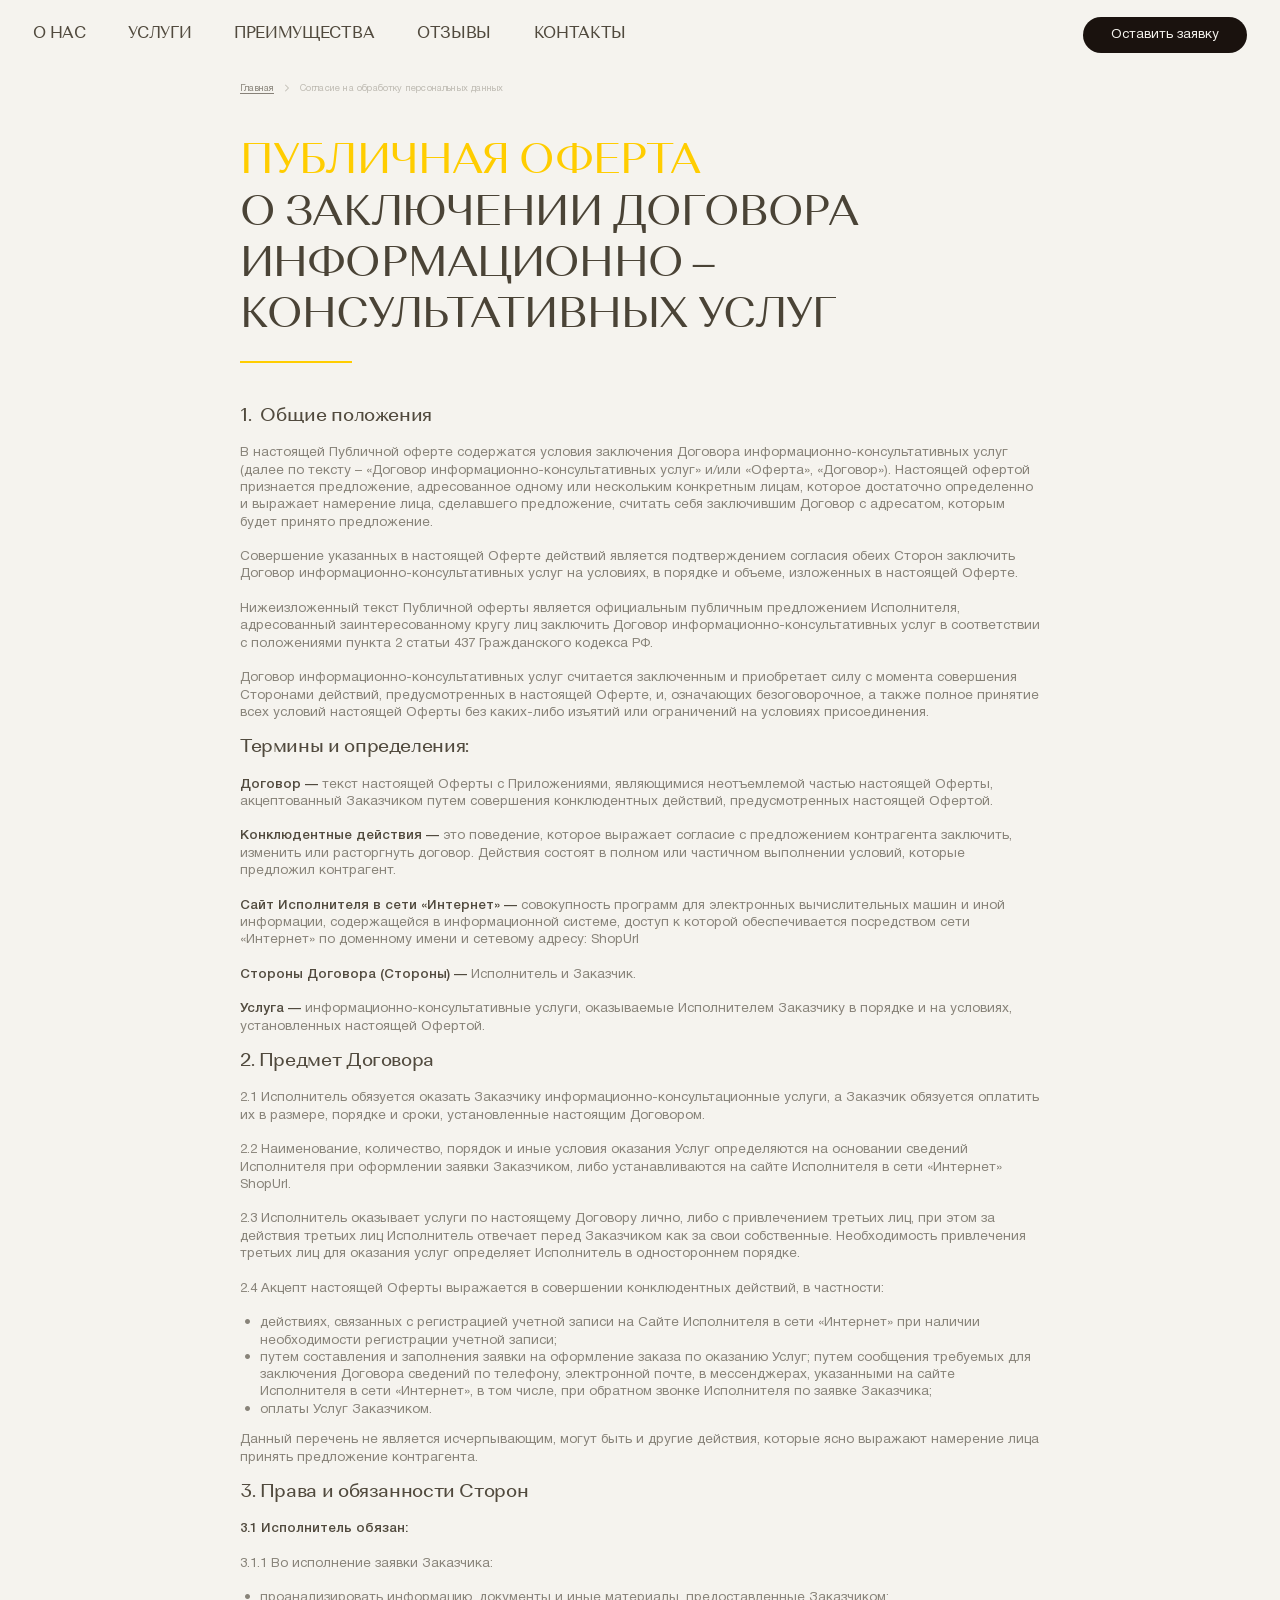
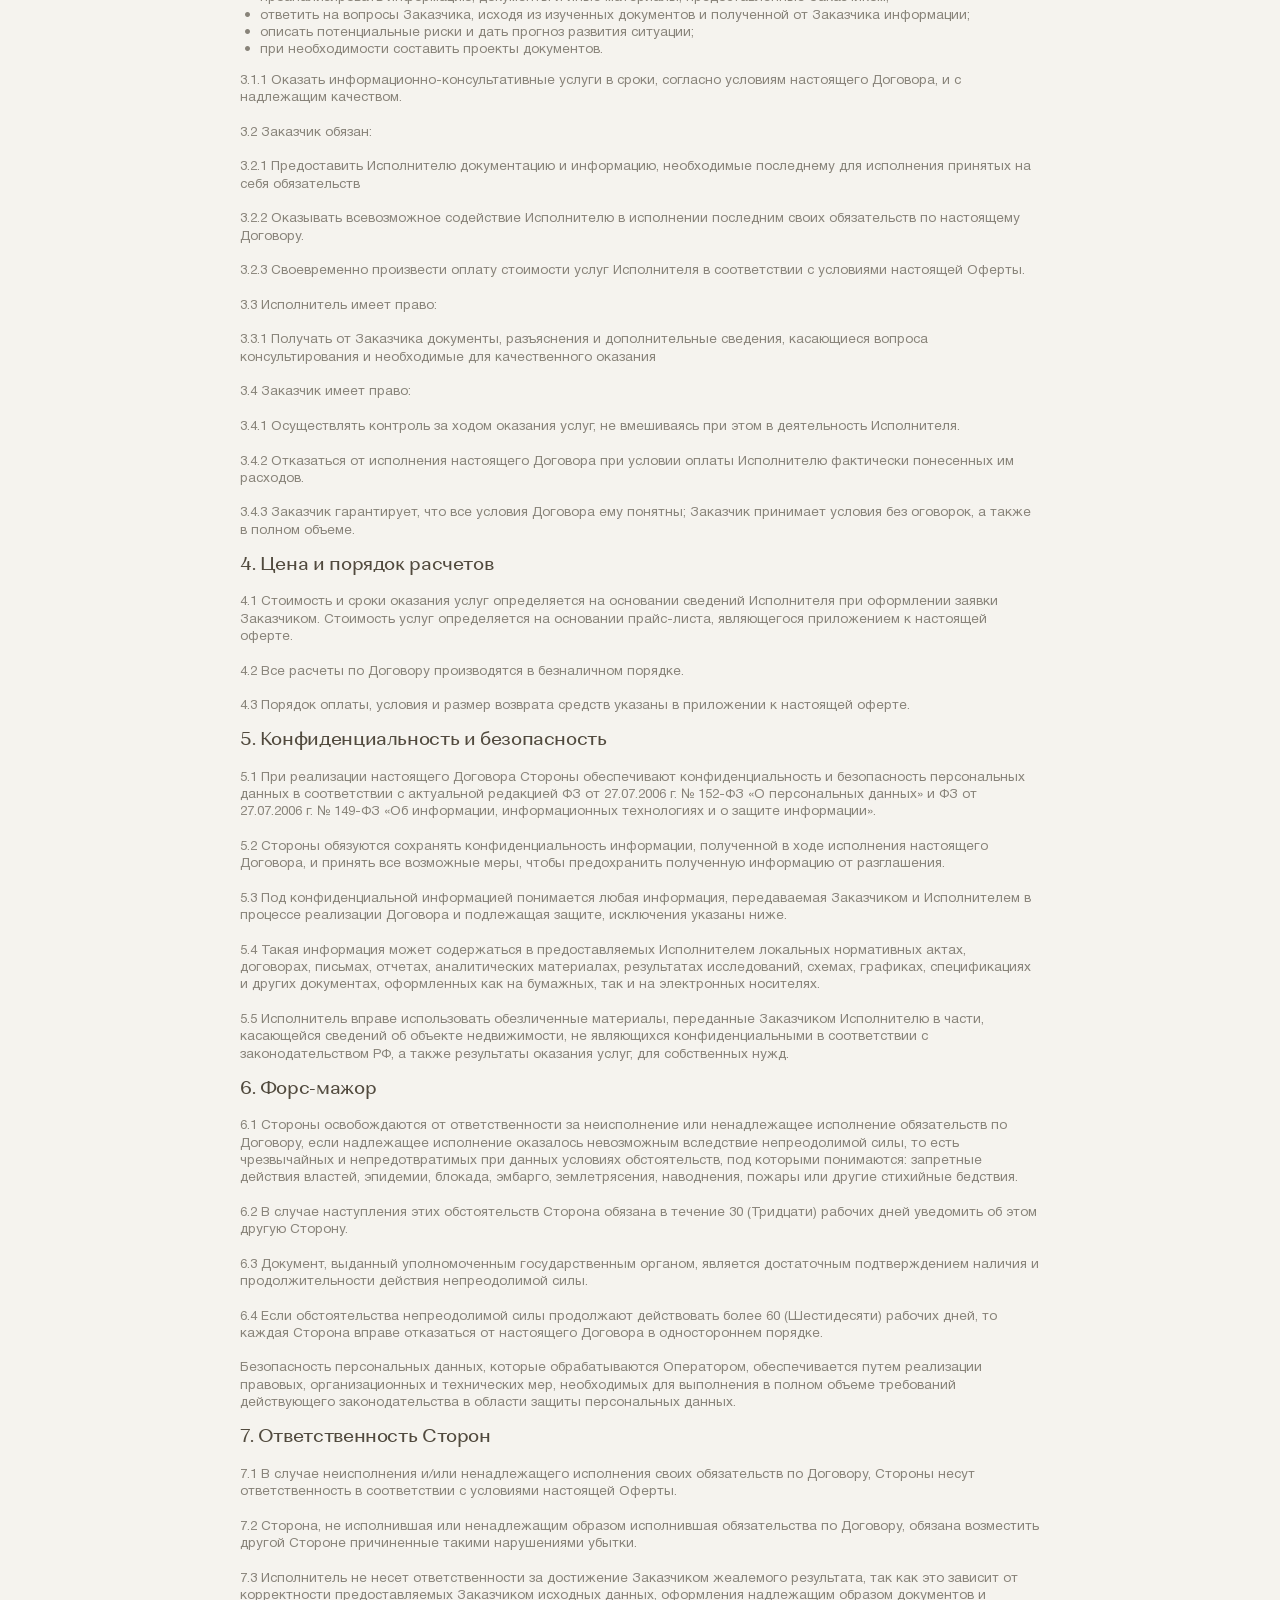
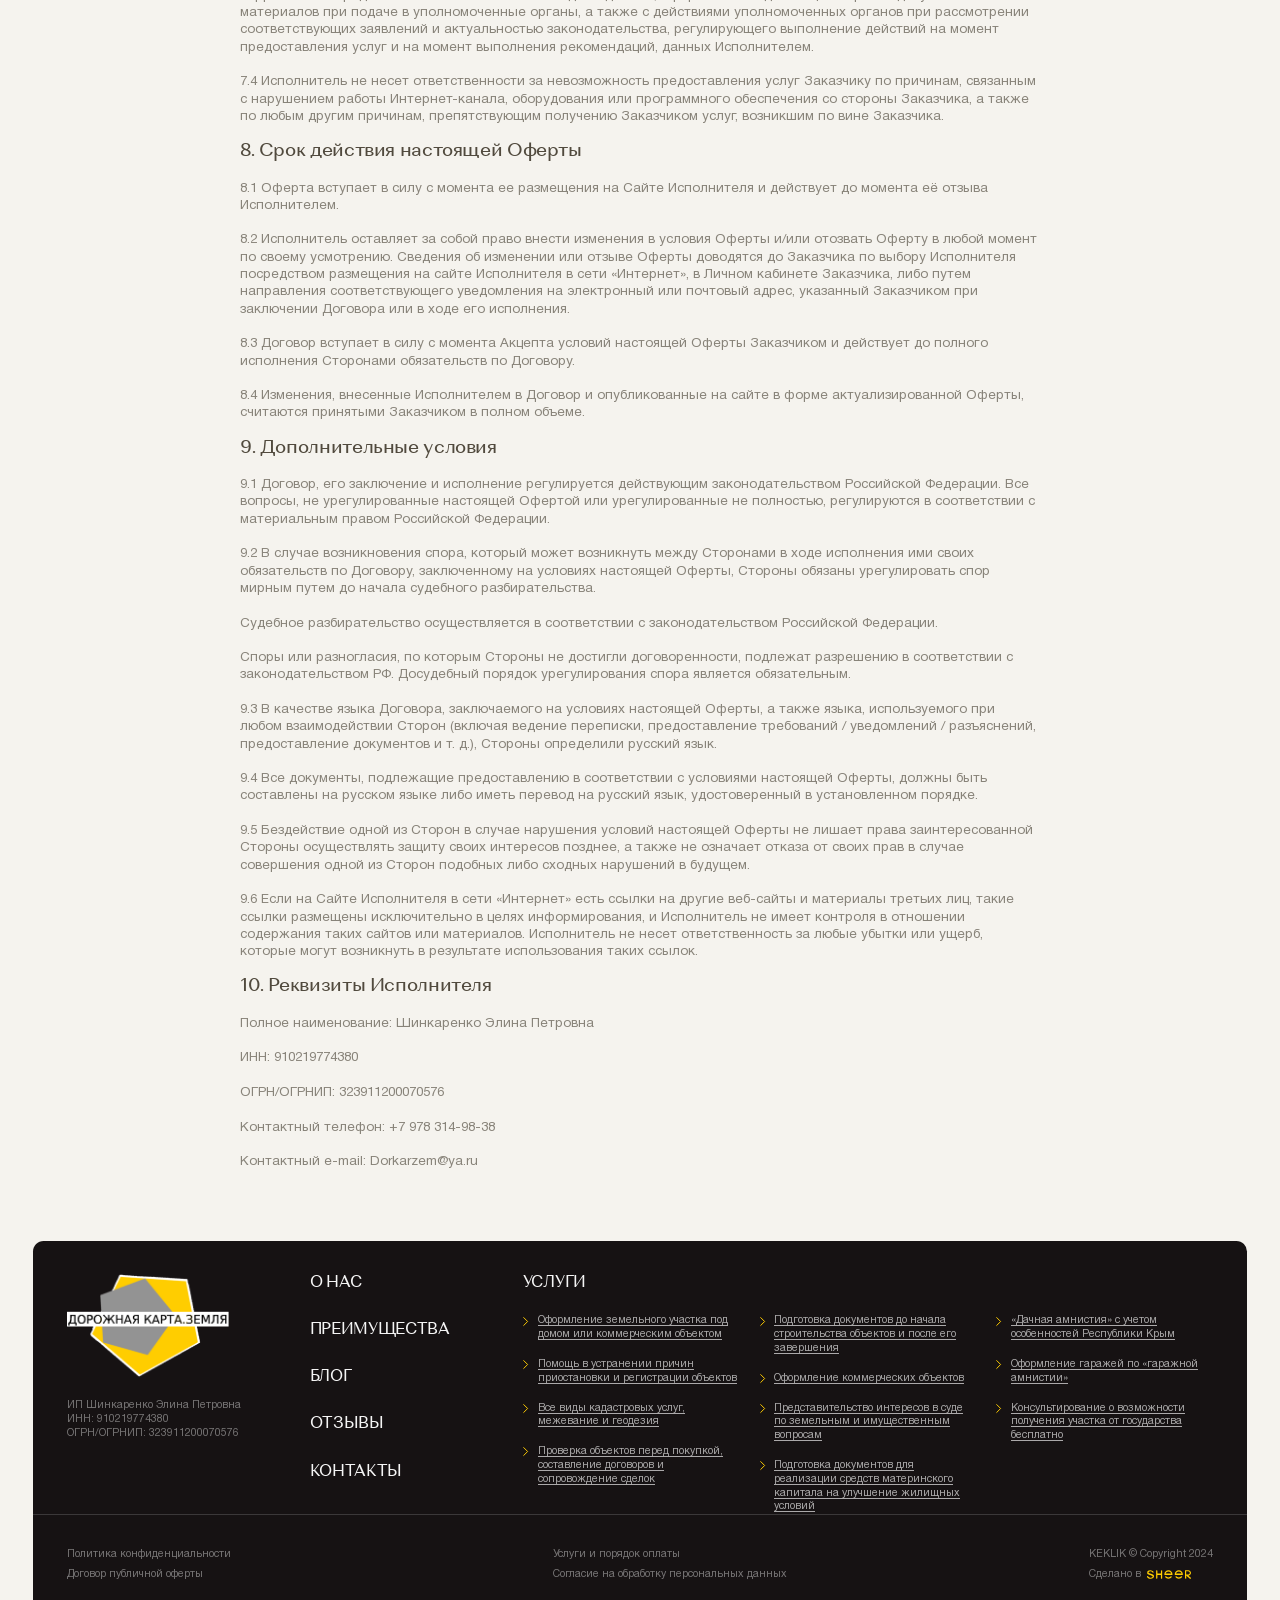
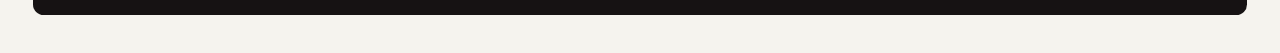
<file: public-offer.html>
<!DOCTYPE html>
<!--[if lt IE 7]><html lang="ru" class="lt-ie9 lt-ie8 lt-ie7"><![endif]-->
<!--[if IE 7]><html lang="ru" class="lt-ie9 lt-ie8"><![endif]-->
<!--[if IE 8]><html lang="ru" class="lt-ie9"><![endif]-->
<!--[if gt IE 8]><!-->
<html lang="ru">
<!--<![endif]-->
<head>
	<meta charset="utf-8" />
	<title>Заголовок</title>
	<meta http-equiv="X-UA-Compatible" content="IE=edge" />
	<meta name="viewport" content="width=device-width, initial-scale=1, maximum-scale=1">
	<meta name="format-detection" content="telephone=no" />
	<link rel="shortcut icon" href="favicon.png" />
	<link rel="stylesheet" href="libs/bootstrap/bootstrap-grid.css" />
	<link rel="stylesheet" href="libs/fontawesome-free-5.12.0-web/css/all.min.css" />
	<link rel="stylesheet" href="libs/fancybox-master/dist/jquery.fancybox.min.css" />
	<link rel="stylesheet" href="libs/slick-1.5.9/slick/slick.css" />
	<link rel="stylesheet" href="libs/slick-1.5.9/slick/slick-theme.css" />
	<link rel="stylesheet" href="css/fonts.css" />
	<link rel="stylesheet" href="css/main.css?ver=1.6" />
	<link rel="stylesheet" href="css/media.css?ver=1.6" />
</head>
<body>

	<div class="wrapper">

		<header class="header default"> 
			<div class="container">
				<div class="header__wrapper">
					<span class='sandwich'>
						<span class='sw-topper'></span>
						<span class='sw-bottom'></span>
						<span class='sw-footer'></span>
					</span>
					<ul class="menu">
						<li><a href="#">О нас</a></li>
						<li><a href="#">Услуги</a></li>
						<li><a href="#">Преимущества</a></li>
						<li><a href="#">Отзывы</a></li>
						<li><a href="#">контакты</a></li>
					</ul>
					<a href="#" class="btn-main btn-main_page">Оставить заявку</a>
				</div>
			</div>
			<div class="menu-mobile">
				<ul class="menu">
					<li><a href="#">О нас</a></li>
					<li><a href="#">Услуги</a></li>
					<li><a href="#">Преимущества</a></li>
					<li><a href="#">Отзывы</a></li>
					<li><a href="#">контакты</a></li>
				</ul>
			</div>
			<div class="menu-overlay"></div>
		</header>

		<section class="page-data">
			<div class="container">
				<div class="content-page">
					<ul class="breadcrumbs">
						<li><a href="#">Главная</a></li>
						<li>Согласие на обработку персональных данных</li>
					</ul>
					<div class="head-section">
						<h2 class="title-section"><span>ПУБЛИЧНАЯ ОФЕРТА</span> <br>О заключении договора информационно – консультативных услуг</h2>
					</div>
					<div class="text-page">
						<h5>1.  Общие положения</h5>
						<p>В настоящей Публичной оферте содержатся условия заключения Договора информационно-консультативных услуг (далее по тексту – «Договор информационно-консультативных услуг» и/или «Оферта», «Договор»). Настоящей офертой признается предложение, адресованное одному или нескольким конкретным лицам, которое достаточно определенно и выражает намерение лица, сделавшего предложение, считать себя заключившим Договор с адресатом, которым будет принято предложение.</p>
						<br>
						<p>Совершение указанных в настоящей Оферте действий является подтверждением согласия обеих Сторон заключить Договор информационно-консультативных услуг на условиях, в порядке и объеме, изложенных в настоящей Оферте.</p>
						<br>
						<p>Нижеизложенный текст Публичной оферты является официальным публичным предложением Исполнителя, адресованный заинтересованному кругу лиц заключить Договор информационно-консультативных услуг в соответствии с положениями пункта 2 статьи 437 Гражданского кодекса РФ.</p>
						<br>
						<p>Договор информационно-консультативных услуг считается заключенным и приобретает силу с момента совершения Сторонами действий, предусмотренных в настоящей Оферте, и, означающих безоговорочное, а также полное принятие всех условий настоящей Оферты без каких-либо изъятий или ограничений на условиях присоединения.</p>
						<h5>Термины и определения:</h5>
						<p><strong>Договор —</strong> текст настоящей Оферты с Приложениями, являющимися неотъемлемой частью настоящей Оферты, акцептованный Заказчиком путем совершения конклюдентных действий, предусмотренных настоящей Офертой.</p>
						<br>
						<p><strong>Конклюдентные действия —</strong> это поведение, которое выражает согласие с предложением контрагента заключить, изменить или расторгнуть договор. Действия состоят в полном или частичном выполнении условий, которые предложил контрагент. </p>
						<br>
						<p><strong>Сайт Исполнителя в сети «Интернет» —</strong> совокупность программ для электронных вычислительных машин и иной информации, содержащейся в информационной системе, доступ к которой обеспечивается посредством сети «Интернет» по доменному имени и сетевому адресу: ShopUrl</p>
						<br>
						<p><strong>Стороны Договора (Стороны) —</strong> Исполнитель и Заказчик.</p>
						<br>
						<p><strong>Услуга —</strong> информационно-консультативные услуги, оказываемые Исполнителем Заказчику в порядке и на условиях, установленных настоящей Офертой.</p>
						<h5>2. Предмет Договора</h5>
						<p>2.1 Исполнитель обязуется оказать Заказчику информационно-консультационные услуги, а Заказчик обязуется оплатить их в размере, порядке и сроки, установленные настоящим Договором.</p>
						<br>
						<p>2.2 Наименование, количество, порядок и иные условия оказания Услуг определяются на основании сведений Исполнителя при оформлении заявки Заказчиком, либо устанавливаются на сайте Исполнителя в сети «Интернет» ShopUrl.</p>
						<br>
						<p>2.3 Исполнитель оказывает услуги по настоящему Договору лично, либо с привлечением третьих лиц, при этом за действия третьих лиц Исполнитель отвечает перед Заказчиком как за свои собственные. Необходимость привлечения третьих лиц для оказания услуг определяет Исполнитель в одностороннем порядке.</p>
						<br>
						<p>2.4 Акцепт настоящей Оферты выражается в совершении конклюдентных действий, в частности:</p>
						<br>
						<ul>
							<li>действиях, связанных с регистрацией учетной записи на Сайте Исполнителя в сети «Интернет» при наличии необходимости регистрации учетной записи;</li>
							<li>путем составления и заполнения заявки на оформление заказа по оказанию Услуг; путем сообщения требуемых для заключения Договора сведений по телефону, электронной почте, в мессенджерах, указанными на сайте Исполнителя в сети «Интернет», в том числе, при обратном звонке Исполнителя по заявке Заказчика;</li>
							<li>оплаты Услуг Заказчиком.</li>
						</ul>
						<p>Данный перечень не является исчерпывающим, могут быть и другие действия, которые ясно выражают намерение лица принять предложение контрагента. </p>
						<h5>3. Права и обязанности Сторон</h5>
						<p><strong>3.1 Исполнитель обязан: </strong></p>
						<br>
						<p>3.1.1 Во исполнение заявки Заказчика: </p>
						<br>
						<ul>
							<li>проанализировать информацию, документы и иные материалы, предоставленные Заказчиком; </li>
							<li>ответить на вопросы Заказчика, исходя из изученных документов и полученной от Заказчика информации; </li>
							<li>описать потенциальные риски и дать прогноз развития ситуации; </li>
							<li>при необходимости составить проекты документов. </li>
						</ul>
						<p>3.1.1 Оказать информационно-консультативные услуги в сроки, согласно условиям настоящего Договора, и с надлежащим качеством.</p>
						<br>
						<p>3.2 Заказчик обязан: </p>
						<br>
						<p>3.2.1 Предоставить Исполнителю документацию и информацию, необходимые последнему для исполнения принятых на себя обязательств </p>
						<br>
						<p>3.2.2 Оказывать всевозможное содействие Исполнителю в исполнении последним своих обязательств по настоящему Договору. </p>
						<br>
						<p>3.2.3 Своевременно произвести оплату стоимости услуг Исполнителя в соответствии с условиями настоящей Оферты.</p>
						<br>
						<p>3.3 Исполнитель имеет право: </p>
						<br>
						<p>3.3.1 Получать от Заказчика документы, разъяснения и дополнительные сведения, касающиеся вопроса консультирования и необходимые для качественного оказания</p>
						<br>
						<p>3.4 Заказчик имеет право: </p>
						<br>
						<p>3.4.1 Осуществлять контроль за ходом оказания услуг, не вмешиваясь при этом в деятельность Исполнителя. </p>
						<br>
						<p>3.4.2 Отказаться от исполнения настоящего Договора при условии оплаты Исполнителю фактически понесенных им расходов. </p>
						<br>
						<p>3.4.3 Заказчик гарантирует, что все условия Договора ему понятны; Заказчик принимает условия без оговорок, а также в полном объеме.</p>
						<h5>4. Цена и порядок расчетов</h5>
						<p>4.1 Стоимость и сроки оказания услуг определяется на основании сведений Исполнителя при оформлении заявки Заказчиком. Стоимость услуг определяется на основании прайс-листа, являющегося приложением к настоящей оферте.</p>
						<br>
						<p>4.2 Все расчеты по Договору производятся в безналичном порядке.</p>
						<br>
						<p>4.3 Порядок оплаты, условия и размер возврата средств указаны в приложении к настоящей оферте.</p>
						<h5>5. Конфиденциальность и безопасность</h5>
						<p>5.1 При реализации настоящего Договора Стороны обеспечивают конфиденциальность и безопасность персональных данных в соответствии с актуальной редакцией ФЗ от 27.07.2006 г. № 152-ФЗ «О персональных данных» и ФЗ от 27.07.2006 г. № 149-ФЗ «Об информации, информационных технологиях и о защите информации».</p>
						<br>
						<p>5.2 Стороны обязуются сохранять конфиденциальность информации, полученной в ходе исполнения настоящего Договора, и принять все возможные меры, чтобы предохранить полученную информацию от разглашения.</p>
						<br>
						<p>5.3 Под конфиденциальной информацией понимается любая информация, передаваемая Заказчиком и Исполнителем в процессе реализации Договора и подлежащая защите, исключения указаны ниже.</p>
						<br>
						<p>5.4 Такая информация может содержаться в предоставляемых Исполнителем локальных нормативных актах, договорах, письмах, отчетах, аналитических материалах, результатах исследований, схемах, графиках, спецификациях и других документах, оформленных как на бумажных, так и на электронных носителях.</p>
						<br>
						<p>5.5 Исполнитель вправе использовать обезличенные материалы, переданные Заказчиком Исполнителю в части, касающейся сведений об объекте недвижимости, не являющихся конфиденциальными в соответствии с законодательством РФ, а также результаты оказания услуг, для собственных нужд.</p>
						<h5>6. Форс-мажор</h5>
						<p>6.1 Стороны освобождаются от ответственности за неисполнение или ненадлежащее исполнение обязательств по Договору, если надлежащее исполнение оказалось невозможным вследствие непреодолимой силы, то есть чрезвычайных и непредотвратимых при данных условиях обстоятельств, под которыми понимаются: запретные действия властей, эпидемии, блокада, эмбарго, землетрясения, наводнения, пожары или другие стихийные бедствия. </p>
						<br>
						<p>6.2 В случае наступления этих обстоятельств Сторона обязана в течение 30 (Тридцати) рабочих дней уведомить об этом другую Сторону. </p>
						<br>
						<p>6.3 Документ, выданный уполномоченным государственным органом, является достаточным подтверждением наличия и продолжительности действия непреодолимой силы. </p>
						<br>
						<p>6.4 Если обстоятельства непреодолимой силы продолжают действовать более 60 (Шестидесяти) рабочих дней, то каждая Сторона вправе отказаться от настоящего Договора в одностороннем порядке. </p>
						<br>
						<p>Безопасность персональных данных, которые обрабатываются Оператором, обеспечивается путем реализации правовых, организационных и технических мер, необходимых для выполнения в полном объеме требований действующего законодательства в области защиты персональных данных.</p>
						<h5>7. Ответственность Сторон</h5>
						<p>7.1 В случае неисполнения и/или ненадлежащего исполнения своих обязательств по Договору, Стороны несут ответственность в соответствии с условиями настоящей Оферты.</p>
						<br>
						<p>7.2 Сторона, не исполнившая или ненадлежащим образом исполнившая обязательства по Договору, обязана возместить другой Стороне причиненные такими нарушениями убытки.</p>
						<br>
						<p>7.3 Исполнитель не несет ответственности за достижение Заказчиком жеалемого результата, так как это зависит от корректности предоставляемых Заказчиком исходных данных, оформления надлежащим образом документов и материалов при подаче в уполномоченные органы, а также с действиями уполномоченных органов при рассмотрении соответствующих заявлений и актуальностью законодательства, регулирующего выполнение действий на момент предоставления услуг и на момент выполнения рекомендаций, данных Исполнителем.</p>
						<br>
						<p>7.4 Исполнитель не несет ответственности за невозможность предоставления услуг Заказчику по причинам, связанным с нарушением работы Интернет-канала, оборудования или программного обеспечения со стороны Заказчика, а также по любым другим причинам, препятствующим получению Заказчиком услуг, возникшим по вине Заказчика.</p>
						<h5>8. Срок действия настоящей Оферты</h5>
						<p>8.1 Оферта вступает в силу с момента ее размещения на Сайте Исполнителя и действует до момента её отзыва Исполнителем.</p>
						<br>
						<p>8.2 Исполнитель оставляет за собой право внести изменения в условия Оферты и/или отозвать Оферту в любой момент по своему усмотрению. Сведения об изменении или отзыве Оферты доводятся до Заказчика по выбору Исполнителя посредством размещения на сайте Исполнителя в сети «Интернет», в Личном кабинете Заказчика, либо путем направления соответствующего уведомления на электронный или почтовый адрес, указанный Заказчиком при заключении Договора или в ходе его исполнения.</p>
						<br>
						<p>8.3 Договор вступает в силу с момента Акцепта условий настоящей Оферты Заказчиком и действует до полного исполнения Сторонами обязательств по Договору.</p>
						<br>
						<p>8.4 Изменения, внесенные Исполнителем в Договор и опубликованные на сайте в форме актуализированной Оферты, считаются принятыми Заказчиком в полном объеме.</p>
						<h5>9. Дополнительные условия</h5>
						<p>9.1 Договор, его заключение и исполнение регулируется действующим законодательством Российской Федерации. Все вопросы, не урегулированные настоящей Офертой или урегулированные не полностью, регулируются в соответствии с материальным правом Российской Федерации.</p>
						<br>
						<p>9.2 В случае возникновения спора, который может возникнуть между Сторонами в ходе исполнения ими своих обязательств по Договору, заключенному на условиях настоящей Оферты, Стороны обязаны урегулировать спор мирным путем до начала судебного разбирательства. </p>
						<br>
						<p>Судебное разбирательство осуществляется в соответствии с законодательством Российской Федерации. </p>
						<br>
						<p>Споры или разногласия, по которым Стороны не достигли договоренности, подлежат разрешению в соответствии с законодательством РФ. Досудебный порядок урегулирования спора является обязательным.</p>
						<br>
						<p>9.3 В качестве языка Договора, заключаемого на условиях настоящей Оферты, а также языка, используемого при любом взаимодействии Сторон (включая ведение переписки, предоставление требований / уведомлений / разъяснений, предоставление документов и т. д.), Стороны определили русский язык.</p>
						<br>
						<p>9.4 Все документы, подлежащие предоставлению в соответствии с условиями настоящей Оферты, должны быть составлены на русском языке либо иметь перевод на русский язык, удостоверенный в установленном порядке.</p>
						<br>
						<p>9.5 Бездействие одной из Сторон в случае нарушения условий настоящей Оферты не лишает права заинтересованной Стороны осуществлять защиту своих интересов позднее, а также не означает отказа от своих прав в случае совершения одной из Сторон подобных либо сходных нарушений в будущем.</p>
						<br>
						<p>9.6 Если на Сайте Исполнителя в сети «Интернет» есть ссылки на другие веб-сайты и материалы третьих лиц, такие ссылки размещены исключительно в целях информирования, и Исполнитель не имеет контроля в отношении содержания таких сайтов или материалов. Исполнитель не несет ответственность за любые убытки или ущерб, которые могут возникнуть в результате использования таких ссылок.</p>
						<h5>10. Реквизиты Исполнителя</h5>
						<p>Полное наименование: Шинкаренко Элина Петровна</p>
						<br>
						<p>ИНН: 910219774380</p>
						<br>
						<p>ОГРН/ОГРНИП: 323911200070576</p>
						<br>
						<p>Контактный телефон: +7 978 314-98-38</p>
						<br>
						<p>Контактный e-mail: Dorkarzem@ya.ru</p>
					</div>
				</div>
			</div>
		</section>

		<footer class="footer">
			<div class="container">
				<div class="footer__block">
					<div class="footer__wrap">
						<div class="row">
							<div class="col-lg-5">
								<div class="row">
									<div class="col-lg-6">
										<a href="#" class="footer__logo">
											<img src="img/logo.png" alt="alt">
										</a>
										<div class="footer__requisites">
											<p>ИП Шинкаренко Элина Петровна</p>
											<p>ИНН: 910219774380</p>
											<p>ОГРН/ОГРНИП: 323911200070576</p>
										</div>
									</div>
									<div class="col-lg-6">
										<ul class="footer__menu">
											<li><a href="#">О нас</a></li>
											<li><a href="#">Преимущества</a></li>
											<li><a href="#">Блог</a></li>
											<li><a href="#">Отзывы</a></li>
											<li><a href="#">контакты</a></li>
										</ul>
									</div>
								</div>
							</div>
							<div class="col-lg-7">
								<div class="footer__content">
									<div class="title-small title-small_footer">Услуги <i class="far fa-chevron-right"></i></div>
									<div class="footer__info">
										<ul class="footer__nav">
											<li><a href="#">Оформление земельного участка под домом или коммерческим объектом</a></li>
											<li><a href="#">Помощь в устранении причин приостановки и регистрации объектов</a></li>
											<li><a href="#">Все виды кадастровых услуг, межевание и геодезия</a></li>
											<li><a href="#">Проверка объектов перед покупкой, составление договоров и сопровождение сделок</a></li>
											<li><a href="#">Подготовка документов до начала строительства объектов и после его завершения</a></li>
											<li><a href="#">Оформление коммерческих объектов</a></li>
											<li><a href="#">Представительство интересов в суде по земельным и имущественным вопросам</a></li>
											<li><a href="#">Подготовка документов для реализации средств материнского капитала на улучшение жилищных условий</a></li>
											<li><a href="#">«Дачная амнистия» с учетом особенностей Республики Крым</a></li>
											<li><a href="#">Оформление гаражей по «гаражной амнистии»</a></li>
											<li><a href="#">Консультирование о возможности получения участка от государства бесплатно</a></li>
										</ul>
									</div>
								</div>
							</div>
						</div>
					</div>
					<div class="footer__bottom">
						<div class="container">
							<div class="footer__wrap">
								<div class="row">
									<div class="col-lg-5">
										<p><a href="#">Политика конфиденциальности</a></p>							
										<p><a href="#">Договор публичной оферты</a></p>
									</div>
									<div class="col-lg-3">
										<p><a href="#">Услуги и порядок оплаты</a></p>							
										<p><a href="#">Согласие на обработку персональных данных</a></p>
									</div>
									<div class="col-lg-4">
										<div class="footer__copyright">
											<div>
												<p>KEKLIK © Copyright 2024</p>
												<p class="create">Сделано в <a href="#"><img src="img/sheer.svg" alt="alt"></a></p>
											</div>
										</div>
									</div>
								</div>
							</div>
						</div>
					</div>
				</div>
			</div>
		</footer>
		
	</div>

	<!--[if lt IE 9]>
	<script src="libs/html5shiv/es5-shim.min.js"></script>
	<script src="libs/html5shiv/html5shiv.min.js"></script>
	<script src="libs/html5shiv/html5shiv-printshiv.min.js"></script>
	<script src="libs/respond/respond.min.js"></script>
	<![endif]-->
	<script src="libs/jquery/jquery-3.6.0.min.js"></script>
	<script src="libs/jquery-mousewheel/jquery.mousewheel.min.js"></script>
	<script src="libs/fancybox-master/dist/jquery.fancybox.min.js"></script>
	<script src="libs/slick-1.5.9/slick/slick.min.js"></script>
	<script src="libs/scroll2id/PageScroll2id.min.js"></script>
	<script src="libs/mask/jquery.maskedinput.js"></script>
	<script src="libs/jQueryFormStyler-master/jquery.formstyler.min.js"></script>
	<script src="js/common.js?ver=1.6"></script>
	<!-- Yandex.Metrika counter --><!-- /Yandex.Metrika counter -->
	<!-- Google Analytics counter --><!-- /Google Analytics counter -->
</body>
</html>
</file>
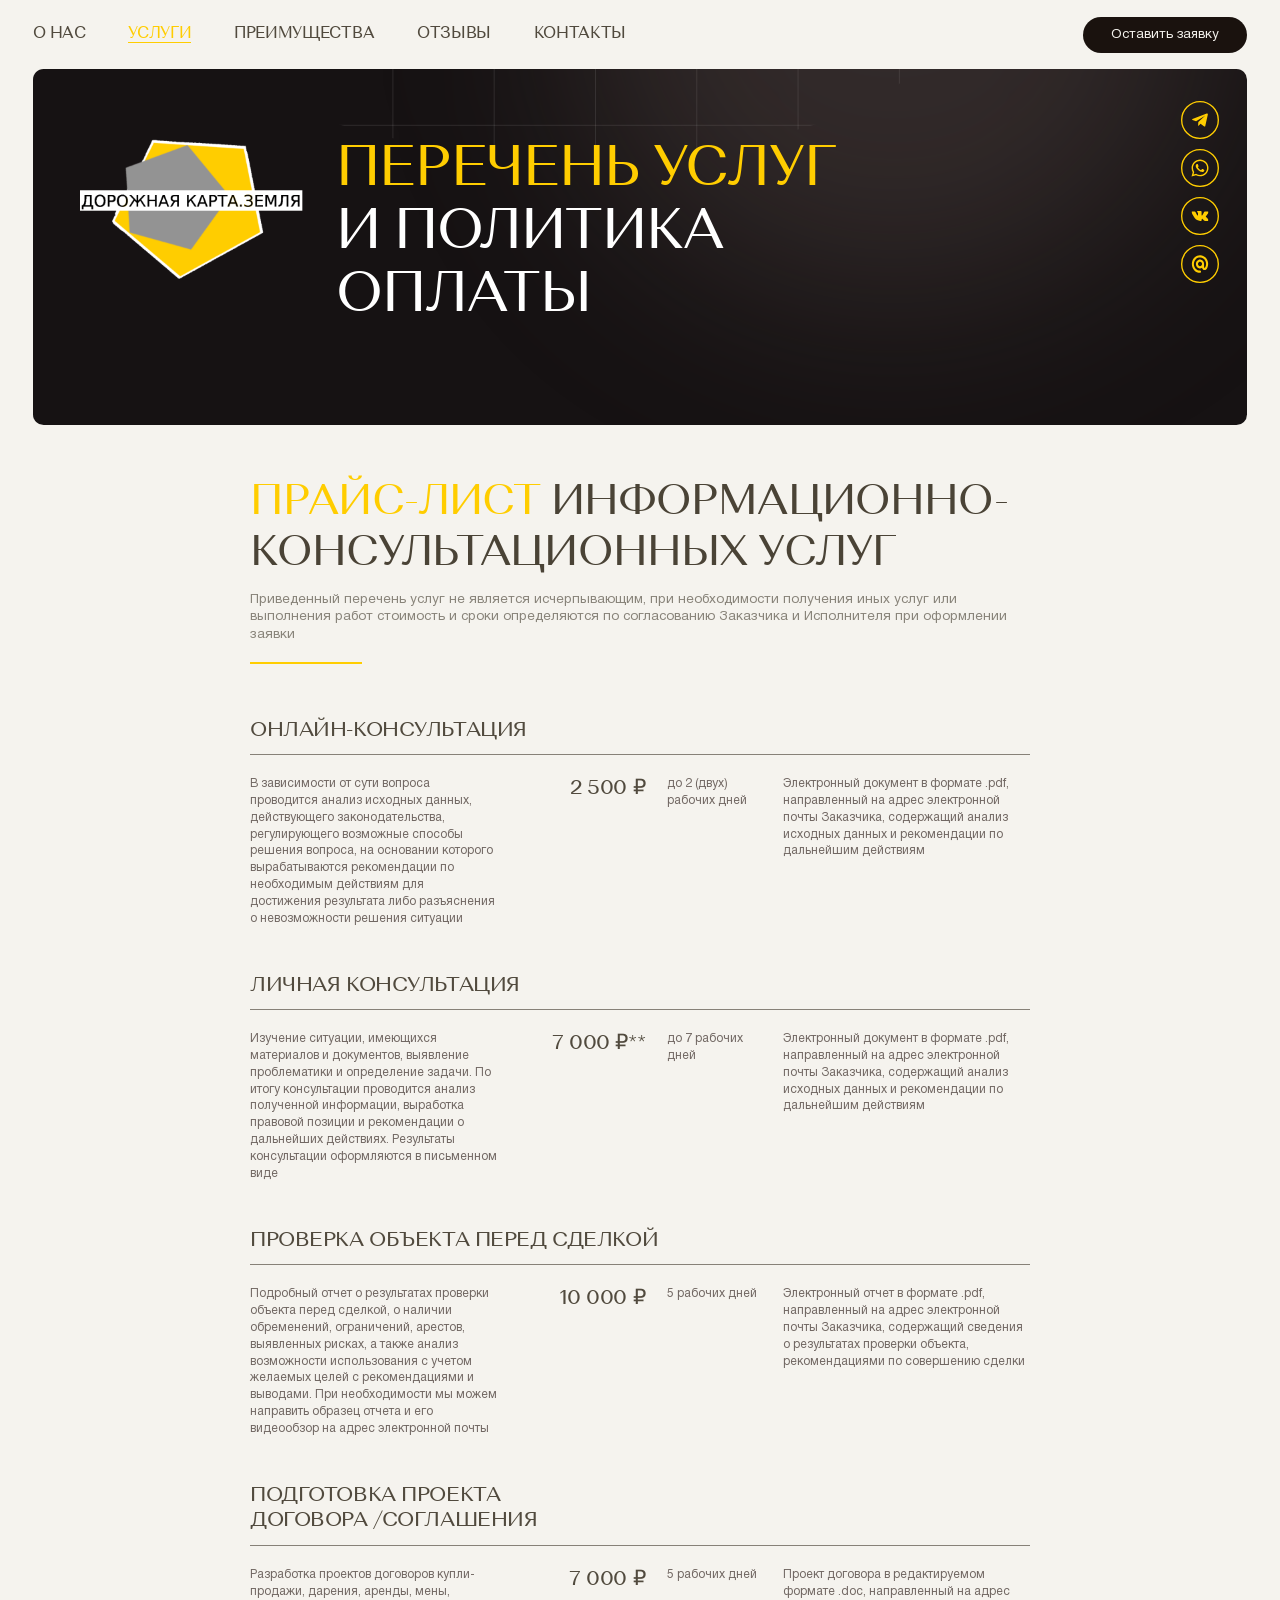
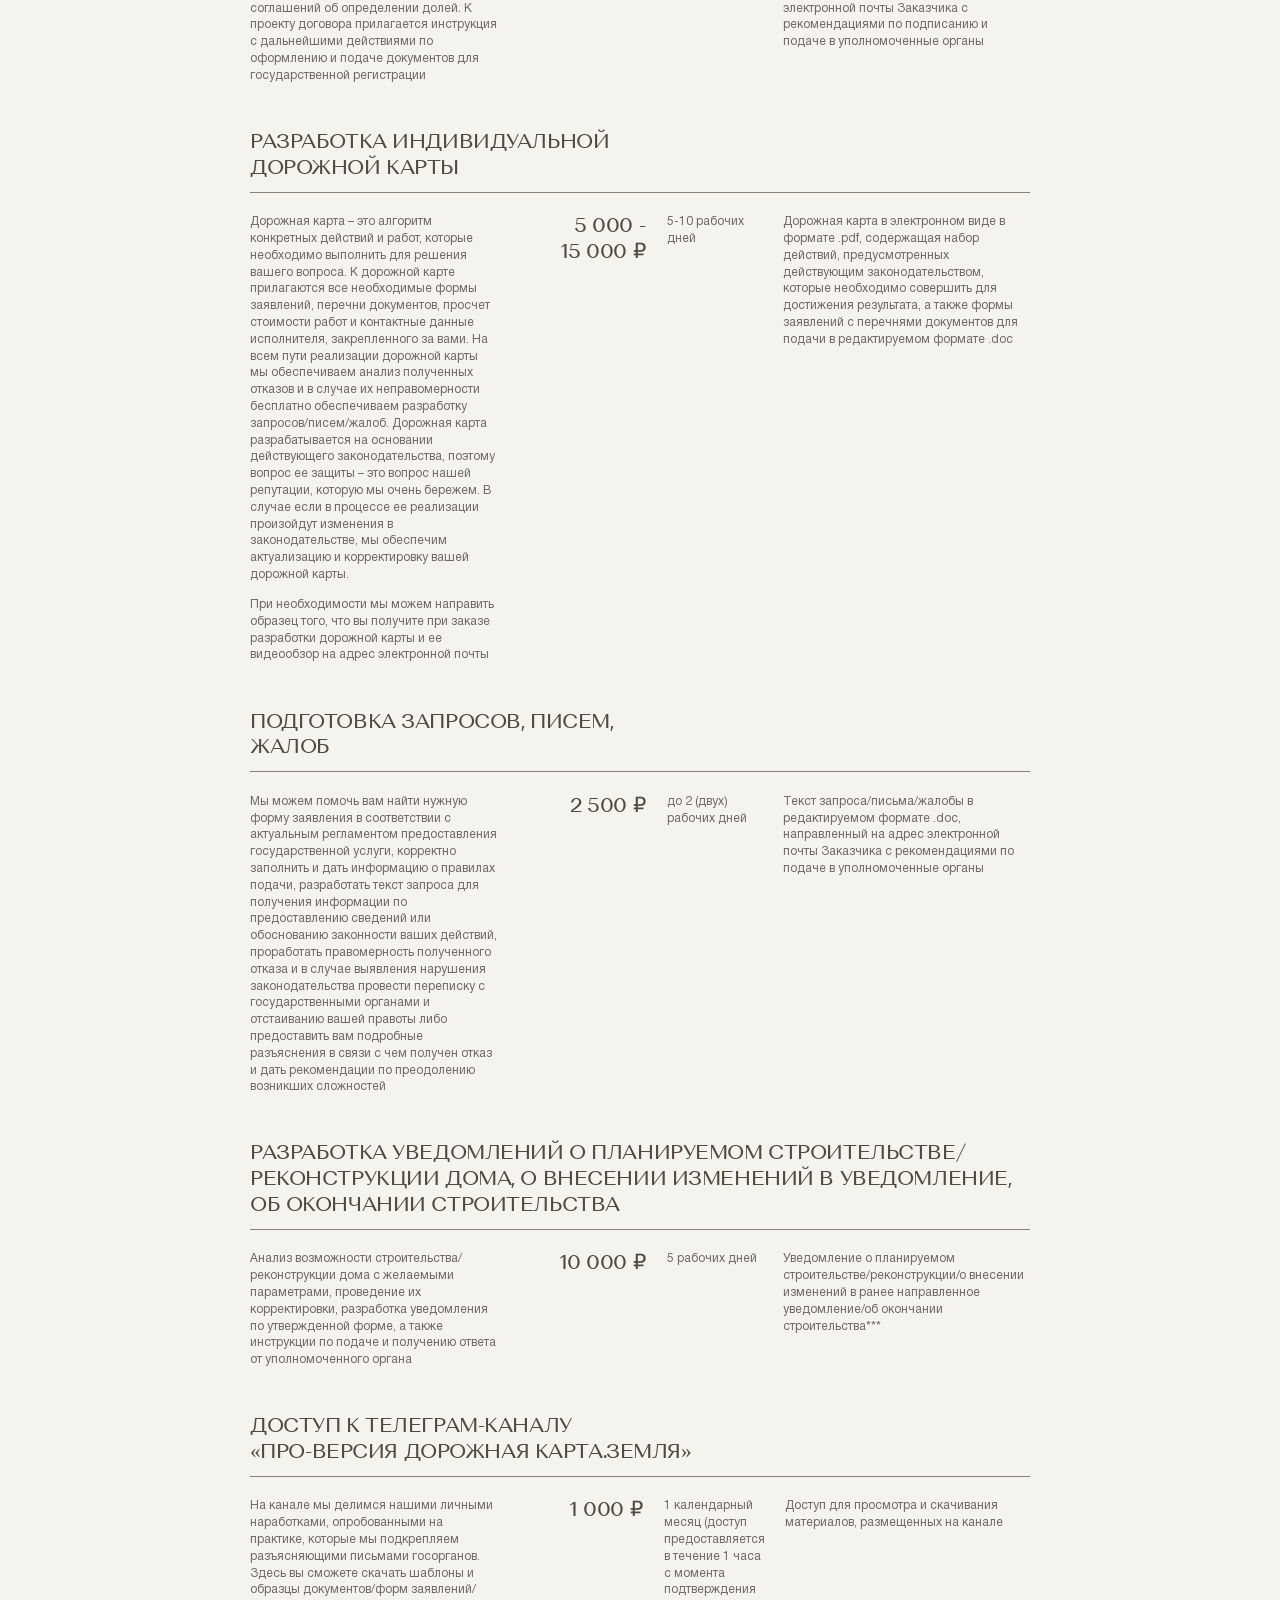
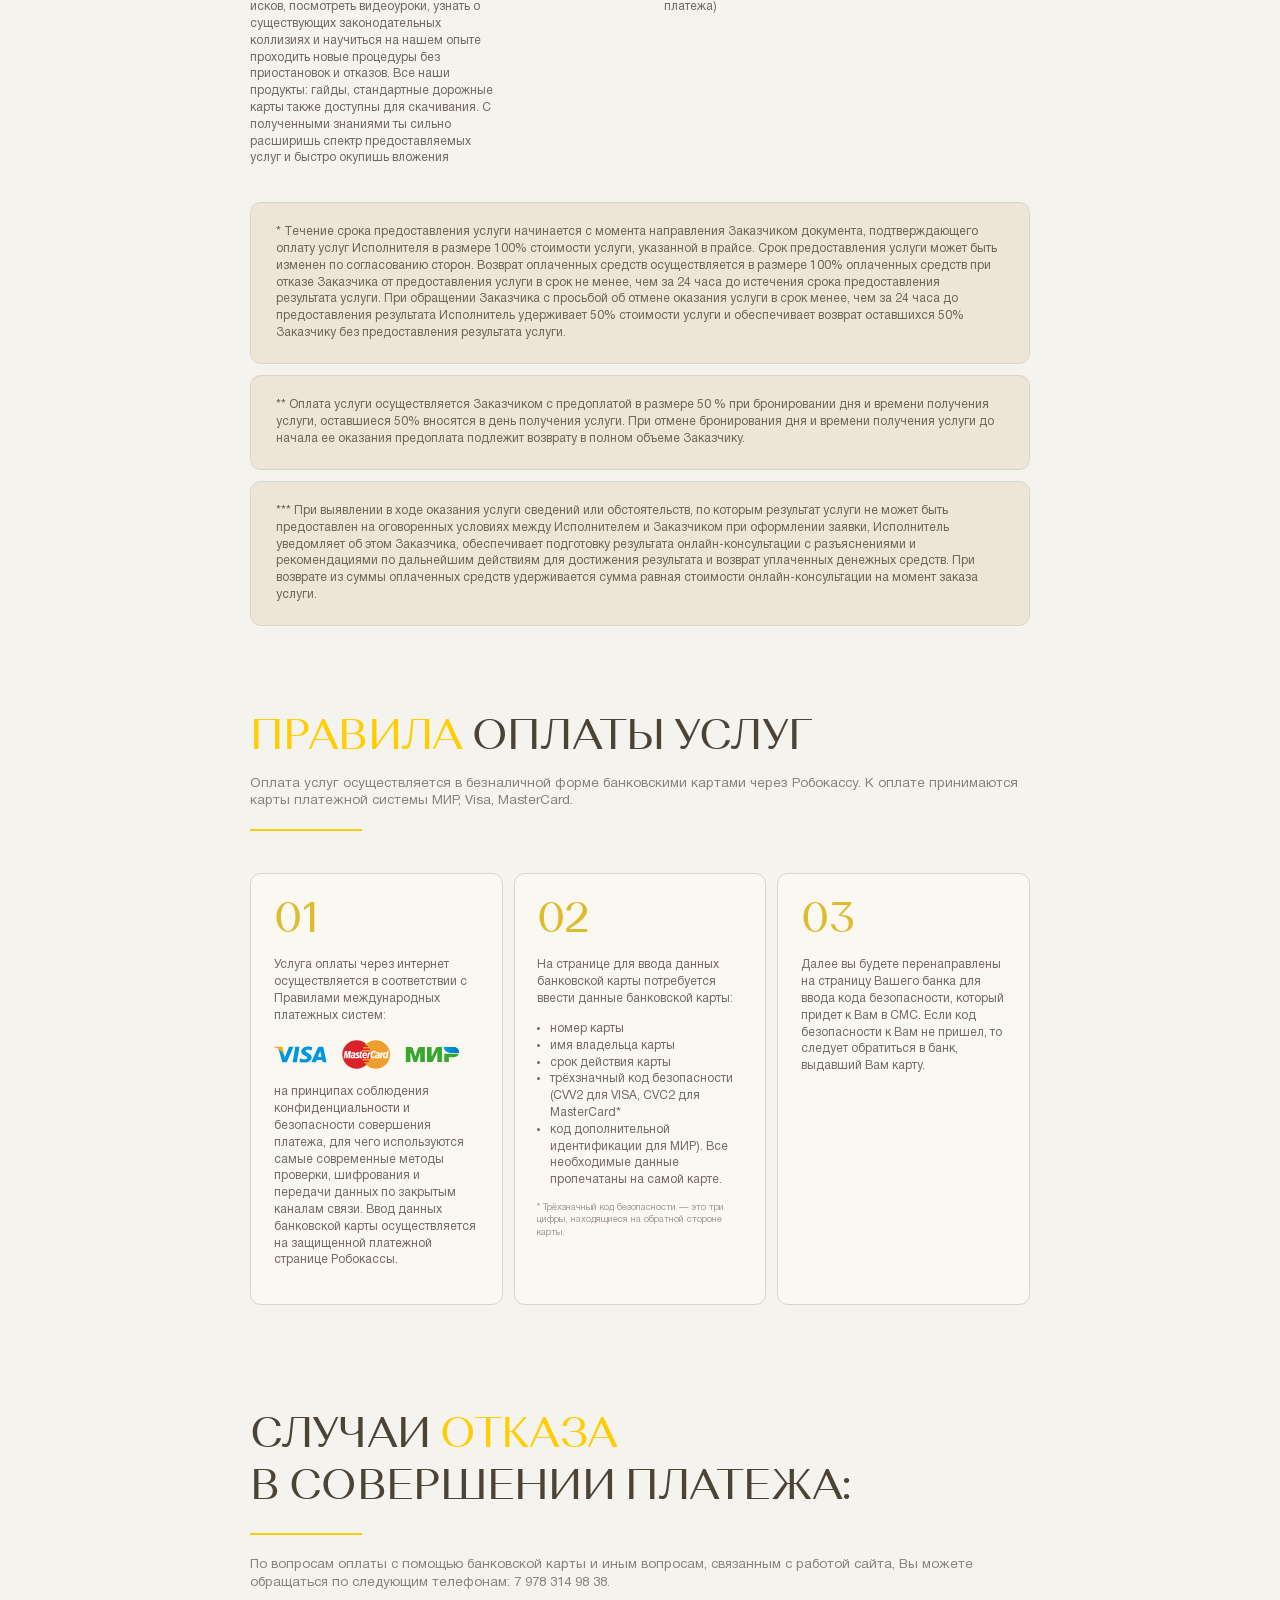
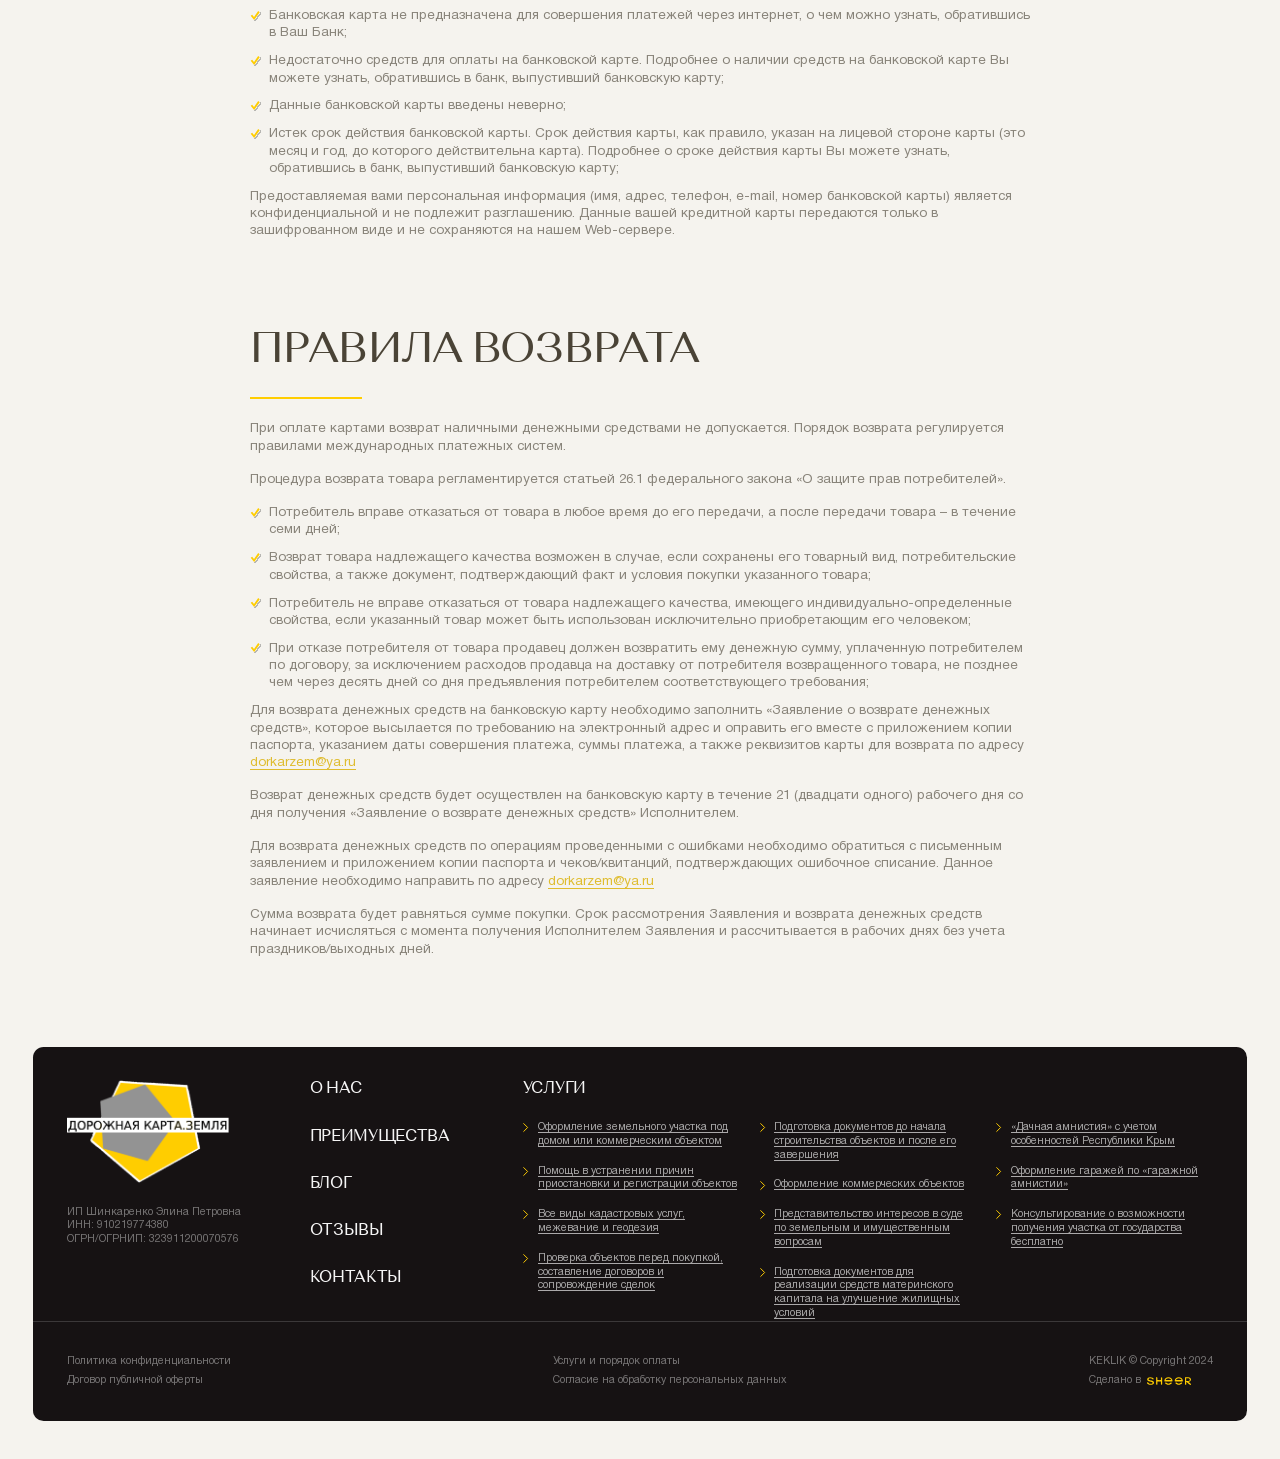
<file: services.html>
<!DOCTYPE html>
<!--[if lt IE 7]><html lang="ru" class="lt-ie9 lt-ie8 lt-ie7"><![endif]-->
<!--[if IE 7]><html lang="ru" class="lt-ie9 lt-ie8"><![endif]-->
<!--[if IE 8]><html lang="ru" class="lt-ie9"><![endif]-->
<!--[if gt IE 8]><!-->
<html lang="ru">
<!--<![endif]-->
<head>
	<meta charset="utf-8" />
	<title>Заголовок</title>
	<meta http-equiv="X-UA-Compatible" content="IE=edge" />
	<meta name="viewport" content="width=device-width, initial-scale=1, maximum-scale=1">
	<meta name="format-detection" content="telephone=no" />
	<link rel="shortcut icon" href="favicon.png" />
	<link rel="stylesheet" href="libs/bootstrap/bootstrap-grid.css" />
	<link rel="stylesheet" href="libs/fontawesome-free-5.12.0-web/css/all.min.css" />
	<link rel="stylesheet" href="libs/fancybox-master/dist/jquery.fancybox.min.css" />
	<link rel="stylesheet" href="libs/slick-1.5.9/slick/slick.css" />
	<link rel="stylesheet" href="libs/slick-1.5.9/slick/slick-theme.css" />
	<link rel="stylesheet" href="css/fonts.css" />
	<link rel="stylesheet" href="css/main.css?ver=1.6" />
	<link rel="stylesheet" href="css/media.css?ver=1.6" />
</head>
<body>

	<div class="wrapper">

		<header class="header default"> 
			<div class="container">
				<div class="header__wrapper">
					<span class='sandwich'>
						<span class='sw-topper'></span>
						<span class='sw-bottom'></span>
						<span class='sw-footer'></span>
					</span>
					<ul class="menu">
						<li><a href="#">О нас</a></li>
						<li class="active"><a href="#">Услуги</a></li>
						<li><a href="#">Преимущества</a></li>
						<li><a href="#">Отзывы</a></li>
						<li><a href="#">контакты</a></li>
					</ul>
					<a href="#" class="btn-main btn-main_page">Оставить заявку</a>
				</div>
			</div>
			<div class="menu-mobile">
				<ul class="menu">
					<li><a href="#">О нас</a></li>
					<li class="active"><a href="#">Услуги</a></li>
					<li><a href="#">Преимущества</a></li>
					<li><a href="#">Отзывы</a></li>
					<li><a href="#">контакты</a></li>
				</ul>
			</div>
			<div class="menu-overlay"></div>
		</header>

		<section class="billbord billbord_page">
			<div class="container">
				<div class="billbord__content">
					<div class="billbord__line">
						<div class="billbord__logo">
							<img src="img/logo.png" alt="alt">
						</div>
						<h1 class="title-big"><span>перечень услуг</span> и политика оплаты</h1>
					</div>
					<ul class="socials-list">
						<li><a href="#" target="_blank"><img src="img/soc1.svg" alt="alt"></a></li>
						<li><a href="#" target="_blank"><img src="img/soc2.svg" alt="alt"></a></li>
						<li><a href="#" target="_blank"><img src="img/soc4.svg" alt="alt"></a></li>
						<li><a href="#" target="_blank"><img src="img/soc5.svg" alt="alt"></a></li>
					</ul>
				</div>
			</div>
		</section>

		<section class="page-services">
			<div class="container">
				<div class="content-services">
					<div class="head-section">
						<h2 class="title-section"><span>Прайс-лист</span> информационно-консультационных услуг</h2>
						<div class="title-min">Приведенный перечень услуг не является исчерпывающим, при необходимости получения иных услуг или выполнения работ стоимость и сроки определяются по согласованию Заказчика и Исполнителя при оформлении заявки</div>
					</div>
					<div class="pricelist">
						<div class="pricelist__head">
							<div class="title-block">Онлайн-консультация</div>
						</div>
						<div class="pricelist__wrap">
							<div class="pricelist__column">
								<p>В зависимости от сути вопроса проводится анализ исходных данных, действующего законодательства, регулирующего возможные способы решения вопроса, на основании которого вырабатываются рекомендации по необходимым действиям для достижения результата либо разъяснения о невозможности решения ситуации</p>
							</div>
							<div class="pricelist__column">
								<div class="title-block">2 500 ₽</div>
							</div>
							<div class="pricelist__column">
								<p>до 2 (двух) рабочих дней</p>
							</div>
							<div class="pricelist__column">
								<p>Электронный документ в формате .pdf, направленный на адрес электронной почты Заказчика, содержащий анализ исходных данных и рекомендации по дальнейшим действиям</p>
							</div>
						</div>
					</div>
					<div class="pricelist">
						<div class="pricelist__head">
							<div class="title-block">Личная консультация</div>
						</div>
						<div class="pricelist__wrap">
							<div class="pricelist__column">
								<p>Изучение ситуации, имеющихся материалов и документов, выявление проблематики и определение задачи. По итогу консультации проводится анализ полученной информации, выработка правовой позиции и рекомендации о дальнейших действиях. Результаты консультации оформляются в письменном виде</p>
							</div>
							<div class="pricelist__column">
								<div class="title-block">7 000 ₽**</div>
							</div>
							<div class="pricelist__column">
								<p>до 7 рабочих дней</p>
							</div>
							<div class="pricelist__column">
								<p>Электронный документ в формате .pdf, направленный на адрес электронной почты Заказчика, содержащий анализ исходных данных и рекомендации по дальнейшим действиям</p>
							</div>
						</div>
					</div>
					<div class="pricelist">
						<div class="pricelist__head">
							<div class="title-block">Проверка объекта перед сделкой</div>
						</div>
						<div class="pricelist__wrap">
							<div class="pricelist__column">
								<p>Подробный отчет о результатах проверки объекта перед сделкой, о наличии обременений, ограничений, арестов, выявленных рисках, а также анализ возможности использования с учетом желаемых целей с рекомендациями и выводами. При необходимости мы можем направить образец отчета и его видеообзор на адрес электронной почты</p>
							</div>
							<div class="pricelist__column">
								<div class="title-block">10 000 ₽</div>
							</div>
							<div class="pricelist__column">
								<p>5 рабочих дней</p>
							</div>
							<div class="pricelist__column">
								<p>Электронный отчет в формате .pdf, направленный на адрес электронной почты Заказчика, содержащий сведения о результатах проверки объекта, рекомендациями по совершению сделки</p>
							</div>
						</div>
					</div>
					<div class="pricelist">
						<div class="pricelist__head">
							<div class="title-block">Подготовка проекта <br>договора /соглашения</div>
						</div>
						<div class="pricelist__wrap">
							<div class="pricelist__column">
								<p>Разработка проектов договоров купли-продажи, дарения, аренды, мены, соглашений об определении долей. К проекту договора прилагается инструкция с дальнейшими действиями по оформлению и подаче документов для государственной регистрации</p>
							</div>
							<div class="pricelist__column">
								<div class="title-block">7 000 ₽</div>
							</div>
							<div class="pricelist__column">
								<p>5 рабочих дней</p>
							</div>
							<div class="pricelist__column">
								<p>Проект договора в редактируемом формате .doc, направленный на адрес электронной почты Заказчика с рекомендациями по подписанию и подаче в уполномоченные органы</p>
							</div>
						</div>
					</div>
					<div class="pricelist">
						<div class="pricelist__head">
							<div class="title-block">Разработка индивидуальной <br>дорожной карты</div>
						</div>
						<div class="pricelist__wrap">
							<div class="pricelist__column">
								<p>Дорожная карта – это алгоритм конкретных действий и работ, которые необходимо выполнить для решения вашего вопроса. К дорожной карте прилагаются все необходимые формы заявлений, перечни документов, просчет стоимости работ и контактные данные исполнителя, закрепленного за вами. На всем пути реализации дорожной карты мы обеспечиваем анализ полученных отказов и в случае их неправомерности бесплатно обеспечиваем разработку запросов/писем/жалоб. Дорожная карта разрабатывается на основании действующего законодательства, поэтому вопрос ее защиты – это вопрос нашей репутации, которую мы очень бережем. В случае если в процессе ее реализации произойдут изменения в законодательстве, мы обеспечим актуализацию и корректировку вашей дорожной карты.</p>
								<p>При необходимости мы можем направить образец того, что вы получите при заказе разработки дорожной карты и ее видеообзор на адрес электронной почты</p>
							</div>
							<div class="pricelist__column">
								<div class="title-block">5 000 - <br>15 000 ₽</div>
							</div>
							<div class="pricelist__column">
								<p>5-10 рабочих дней</p>
							</div>
							<div class="pricelist__column">
								<p>Дорожная карта в электронном виде в формате .pdf, содержащая набор действий, предусмотренных действующим законодательством, которые необходимо совершить для достижения результата, а также формы заявлений с перечнями документов для подачи в редактируемом формате .doc</p>
							</div>
						</div>
					</div>
					<div class="pricelist">
						<div class="pricelist__head">
							<div class="title-block">Подготовка запросов, писем, <br>жалоб</div>
						</div>
						<div class="pricelist__wrap">
							<div class="pricelist__column">
								<p>Мы можем помочь вам найти нужную форму заявления в соответствии с актуальным регламентом предоставления государственной услуги, корректно заполнить и дать информацию о правилах подачи, разработать текст запроса для получения информации по предоставлению сведений или обоснованию законности ваших действий, проработать правомерность полученного отказа и в случае выявления нарушения законодательства провести переписку с государственными органами и отстаиванию вашей правоты либо предоставить вам подробные разъяснения в связи с чем получен отказ и дать рекомендации по преодолению возникших сложностей</p>
							</div>
							<div class="pricelist__column">
								<div class="title-block">2 500 ₽</div>
							</div>
							<div class="pricelist__column">
								<p>до 2 (двух) рабочих дней</p>
							</div>
							<div class="pricelist__column">
								<p>Текст запроса/письма/жалобы в редактируемом формате .doc, направленный на адрес электронной почты Заказчика с рекомендациями по подаче в уполномоченные органы</p>
							</div>
						</div>
					</div>
					<div class="pricelist">
						<div class="pricelist__head">
							<div class="title-block">Разработка уведомлений о планируемом строительстве/реконструкции дома, о внесении изменений в уведомление, об окончании строительства</div>
						</div>
						<div class="pricelist__wrap">
							<div class="pricelist__column">
								<p>Анализ возможности строительства/реконструкции дома с желаемыми параметрами, проведение их корректировки, разработка уведомления по утвержденной форме, а также инструкции по подаче и получению ответа от уполномоченного органа</p>
							</div>
							<div class="pricelist__column">
								<div class="title-block">10 000 ₽</div>
							</div>
							<div class="pricelist__column">
								<p>5 рабочих дней</p>
							</div>
							<div class="pricelist__column">
								<p>Уведомление о планируемом строительстве/реконструкции/о внесении изменений в ранее направленное уведомление/об окончании строительства***</p>
							</div>
						</div>
					</div>
					<div class="pricelist">
						<div class="pricelist__head">
							<div class="title-block">Доступ к телеграм-каналу  <br>«ПРО-версия Дорожная карта.Земля»</div>
						</div>
						<div class="pricelist__wrap">
							<div class="pricelist__column">
								<p>На канале мы делимся нашими личными наработками, опробованными на практике, которые мы подкрепляем разъясняющими письмами госорганов. Здесь вы сможете скачать шаблоны и образцы документов/форм заявлений/исков, посмотреть видеоуроки, узнать о существующих законодательных коллизиях и научиться на нашем опыте проходить новые процедуры без приостановок и отказов. Все наши продукты: гайды, стандартные дорожные карты также доступны для скачивания. С полученными знаниями ты сильно расширишь спектр предоставляемых услуг и быстро окупишь вложения</p>
							</div>
							<div class="pricelist__column">
								<div class="title-block">1 000 ₽</div>
							</div>
							<div class="pricelist__column">
								<p>1 календарный месяц (доступ предоставляется в течение 1 часа с момента подтверждения платежа)</p>
							</div>
							<div class="pricelist__column">
								<p>Доступ для просмотра и скачивания материалов, размещенных на канале</p>
							</div>
						</div>
					</div>
					<div class="info-services">
						<p>* Течение срока предоставления услуги начинается с момента направления Заказчиком документа, подтверждающего оплату услуг Исполнителя в размере 100% стоимости услуги, указанной в прайсе. Срок предоставления услуги может быть изменен по согласованию сторон. Возврат оплаченных средств осуществляется в размере 100% оплаченных средств при отказе Заказчика от предоставления услуги в срок не менее, чем за 24 часа до истечения срока предоставления результата услуги. При обращении Заказчика с просьбой об отмене оказания услуги в срок менее, чем за 24 часа до предоставления результата Исполнитель удерживает 50% стоимости услуги и обеспечивает возврат оставшихся 50% Заказчику без предоставления результата услуги.</p>
					</div>
					<div class="info-services">
						<p>** Оплата услуги осуществляется Заказчиком с предоплатой в размере 50 % при бронировании дня и времени получения услуги, оставшиеся 50% вносятся в день получения услуги. При отмене бронирования дня и времени получения услуги до начала ее оказания предоплата подлежит возврату в полном объеме Заказчику.</p>
					</div>
					<div class="info-services">
						<p>*** При выявлении в ходе оказания услуги сведений или обстоятельств, по которым результат услуги не может быть предоставлен на оговоренных условиях между Исполнителем и Заказчиком при оформлении заявки, Исполнитель уведомляет об этом Заказчика, обеспечивает подготовку результата онлайн-консультации с разъяснениями и рекомендациями по дальнейшим действиям для достижения результата и возврат уплаченных денежных средств. При возврате из суммы оплаченных средств удерживается сумма равная стоимости онлайн-консультации на момент заказа услуги.</p>
					</div>
					<div class="services-section">
						<div class="head-section">
							<h2 class="title-section"><span>Правила</span> оплаты услуг</h2>
							<div class="title-min">Оплата услуг осуществляется в безналичной форме банковскими картами через Робокассу. К оплате принимаются карты платежной системы МИР, Visa, MasterCard.</div>
						</div>
						<div class="row row_main row_rules">
							<div class="col-lg-4">
								<div class="item-rule">
									<div class="item-rule__number">01</div>
									<p>Услуга оплаты через интернет осуществляется в соответствии с Правилами международных платежных систем:</p>
									<div class="item-rule__payments">
										<img src="img/payments.svg" alt="alt">
									</div>
									<p>на принципах соблюдения конфиденциальности и безопасности совершения платежа, для чего используются самые современные методы проверки, шифрования и передачи данных по закрытым каналам связи. Ввод данных банковской карты осуществляется на защищенной платежной странице Робокассы.</p>
								</div>
							</div>
							<div class="col-lg-4">
								<div class="item-rule">
									<div class="item-rule__number">02</div>
									<p>На странице для ввода данных банковской карты потребуется ввести данные банковской карты: </p>
									<ul>
										<li>номер карты</li>
										<li>имя владельца карты</li>
										<li>срок действия карты</li>
										<li>трёхзначный код безопасности (CVV2 для VISA, CVC2 для MasterCard*</li>
										<li>код дополнительной идентификации для МИР). Все необходимые данные пропечатаны на самой карте. </li>
									</ul>
									<div class="item-rule__descr">* Трёхзначный код безопасности — это три цифры, находящиеся на обратной стороне карты.</div>
								</div>
							</div>
							<div class="col-lg-4">
								<div class="item-rule">
									<div class="item-rule__number">03</div>
									<p>Далее вы будете перенаправлены на страницу Вашего банка для ввода кода безопасности, который придет к Вам в СМС. Если код безопасности к Вам не пришел, то следует обратиться в банк, выдавший Вам карту.</p>
								</div>
							</div>
						</div>
					</div>
					<div class="services-section services-section_text">
						<div class="head-section">
							<h2 class="title-section">случаи <span>отказа</span>  <br>в совершении платежа:</h2>
						</div>
						<div class="text-services">
							<p>По вопросам оплаты с помощью банковской карты и иным вопросам, связанным с работой сайта, Вы можете обращаться по следующим телефонам: 7 978 314 98 38.</p>
							<ul>
								<li>Банковская карта не предназначена для совершения платежей через интернет, о чем можно узнать, обратившись в Ваш Банк;</li>
								<li>Недостаточно средств для оплаты на банковской карте. Подробнее о наличии средств на банковской карте Вы можете узнать, обратившись в банк, выпустивший банковскую карту;</li>
								<li>Данные банковской карты введены неверно;</li>
								<li>Истек срок действия банковской карты. Срок действия карты, как правило, указан на лицевой стороне карты (это месяц и год, до которого действительна карта). Подробнее о сроке действия карты Вы можете узнать, обратившись в банк, выпустивший банковскую карту;</li>
							</ul>
							<p>Предоставляемая вами персональная информация (имя, адрес, телефон, e-mail, номер банковской карты) является конфиденциальной и не подлежит разглашению. Данные вашей кредитной карты передаются только в зашифрованном виде и не сохраняются на нашем Web-сервере.</p>
						</div>
					</div>
					<div class="services-section services-section_text">
						<div class="head-section">
							<h2 class="title-section">Правила возврата</h2>
						</div>
						<div class="text-services">
							<p>При оплате картами возврат наличными денежными средствами не допускается. Порядок возврата регулируется правилами международных платежных систем.</p>
							<p>Процедура возврата товара регламентируется статьей 26.1 федерального закона «О защите прав потребителей».</p>
							<ul>
								<li>Потребитель вправе отказаться от товара в любое время до его передачи, а после передачи товара – в течение семи дней;</li>
								<li>Возврат товара надлежащего качества возможен в случае, если сохранены его товарный вид, потребительские свойства, а также документ, подтверждающий факт и условия покупки указанного товара;</li>
								<li>Потребитель не вправе отказаться от товара надлежащего качества, имеющего индивидуально-определенные свойства, если указанный товар может быть использован исключительно приобретающим его человеком;</li>
								<li>При отказе потребителя от товара продавец должен возвратить ему денежную сумму, уплаченную потребителем по договору, за исключением расходов продавца на доставку от потребителя возвращенного товара, не позднее чем через десять дней со дня предъявления потребителем соответствующего требования;</li>
							</ul>
							<p>Для возврата денежных средств на банковскую карту необходимо заполнить «Заявление о возврате денежных средств», которое высылается по требованию на электронный адрес и оправить его вместе с приложением копии паспорта, указанием даты совершения платежа, суммы платежа, а также реквизитов карты для возврата по адресу <a href="mailto:dorkarzem@ya.ru">dorkarzem@ya.ru</a></p>
							<p>Возврат денежных средств будет осуществлен на банковскую карту в течение 21 (двадцати одного) рабочего дня со дня получения «Заявление о возврате денежных средств» Исполнителем.</p>
							<p>Для возврата денежных средств по операциям проведенными с ошибками необходимо обратиться с письменным заявлением и приложением копии паспорта и чеков/квитанций, подтверждающих ошибочное списание. Данное заявление необходимо направить по адресу <a href="mailto:dorkarzem@ya.ru">dorkarzem@ya.ru</a></p>
							<p>Сумма возврата будет равняться сумме покупки. Срок рассмотрения Заявления и возврата денежных средств начинает исчисляться с момента получения Исполнителем Заявления и рассчитывается в рабочих днях без учета праздников/выходных дней.</p>
						</div>
					</div>
				</div>
			</div>
		</section>

		<footer class="footer">
			<div class="container">
				<div class="footer__block">
					<div class="footer__wrap">
						<div class="row">
							<div class="col-lg-5">
								<div class="row">
									<div class="col-lg-6">
										<a href="#" class="footer__logo">
											<img src="img/logo.png" alt="alt">
										</a>
										<div class="footer__requisites">
											<p>ИП Шинкаренко Элина Петровна</p>
											<p>ИНН: 910219774380</p>
											<p>ОГРН/ОГРНИП: 323911200070576</p>
										</div>
									</div>
									<div class="col-lg-6">
										<ul class="footer__menu">
											<li><a href="#">О нас</a></li>
											<li><a href="#">Преимущества</a></li>
											<li><a href="#">Блог</a></li>
											<li><a href="#">Отзывы</a></li>
											<li><a href="#">контакты</a></li>
										</ul>
									</div>
								</div>
							</div>
							<div class="col-lg-7">
								<div class="footer__content">
									<div class="title-small title-small_footer">Услуги <i class="far fa-chevron-right"></i></div>
									<div class="footer__info">
										<ul class="footer__nav">
											<li><a href="#">Оформление земельного участка под домом или коммерческим объектом</a></li>
											<li><a href="#">Помощь в устранении причин приостановки и регистрации объектов</a></li>
											<li><a href="#">Все виды кадастровых услуг, межевание и геодезия</a></li>
											<li><a href="#">Проверка объектов перед покупкой, составление договоров и сопровождение сделок</a></li>
											<li><a href="#">Подготовка документов до начала строительства объектов и после его завершения</a></li>
											<li><a href="#">Оформление коммерческих объектов</a></li>
											<li><a href="#">Представительство интересов в суде по земельным и имущественным вопросам</a></li>
											<li><a href="#">Подготовка документов для реализации средств материнского капитала на улучшение жилищных условий</a></li>
											<li><a href="#">«Дачная амнистия» с учетом особенностей Республики Крым</a></li>
											<li><a href="#">Оформление гаражей по «гаражной амнистии»</a></li>
											<li><a href="#">Консультирование о возможности получения участка от государства бесплатно</a></li>
										</ul>
									</div>
								</div>
							</div>
						</div>
					</div>
					<div class="footer__bottom">
						<div class="container">
							<div class="footer__wrap">
								<div class="row">
									<div class="col-lg-5">
										<p><a href="#">Политика конфиденциальности</a></p>							
										<p><a href="#">Договор публичной оферты</a></p>
									</div>
									<div class="col-lg-3">
										<p><a href="#">Услуги и порядок оплаты</a></p>							
										<p><a href="#">Согласие на обработку персональных данных</a></p>
									</div>
									<div class="col-lg-4">
										<div class="footer__copyright">
											<div>
												<p>KEKLIK © Copyright 2024</p>
												<p class="create">Сделано в <a href="#"><img src="img/sheer.svg" alt="alt"></a></p>
											</div>
										</div>
									</div>
								</div>
							</div>
						</div>
					</div>
				</div>
			</div>
		</footer>
		
	</div>

	<!--[if lt IE 9]>
	<script src="libs/html5shiv/es5-shim.min.js"></script>
	<script src="libs/html5shiv/html5shiv.min.js"></script>
	<script src="libs/html5shiv/html5shiv-printshiv.min.js"></script>
	<script src="libs/respond/respond.min.js"></script>
	<![endif]-->
	<script src="libs/jquery/jquery-3.6.0.min.js"></script>
	<script src="libs/jquery-mousewheel/jquery.mousewheel.min.js"></script>
	<script src="libs/fancybox-master/dist/jquery.fancybox.min.js"></script>
	<script src="libs/slick-1.5.9/slick/slick.min.js"></script>
	<script src="libs/scroll2id/PageScroll2id.min.js"></script>
	<script src="libs/mask/jquery.maskedinput.js"></script>
	<script src="libs/jQueryFormStyler-master/jquery.formstyler.min.js"></script>
	<script src="js/common.js?ver=1.6"></script>
	<!-- Yandex.Metrika counter --><!-- /Yandex.Metrika counter -->
	<!-- Google Analytics counter --><!-- /Google Analytics counter -->
</body>
</html>
</file>
<file: css/fonts.css>
@font-face {
    font-family: 'Alethia Pro';
    src: local('Alethia Pro Italic'), local('AlethiaPro-Italic'), url('../fonts/Alethiaproitalic.woff2') format('woff2'), url('../fonts/Alethiaproitalic.woff') format('woff'), url('../fonts/Alethiaproitalic.ttf') format('truetype');
    font-weight: 400;
    font-style: italic;
}
@font-face {
    font-family: 'Alethia Pro';
    src: local('Alethia Pro Regular'), local('AlethiaPro-Regular'), url('../fonts/Alethiaproregular.woff2') format('woff2'), url('../fonts/Alethiaproregular.woff') format('woff'), url('../fonts/Alethiaproregular.ttf') format('truetype');
    font-weight: 400;
    font-style: normal;
}


@font-face {
	font-family: 'HelveticaNeueCyr';
	src: url('../fonts/HelveticaNeueCyr-Light.eot');
	src: url('../fonts/HelveticaNeueCyr-Light.eot?#iefix') format('embedded-opentype'),
	url('../fonts/HelveticaNeueCyr-Light.woff') format('woff'),
	url('../fonts/HelveticaNeueCyr-Light.ttf') format('truetype');
	font-weight: 300;
	font-style: normal;
}
@font-face {
	font-family: 'HelveticaNeueCyr';
	src: url('../fonts/HelveticaNeueCyr-Roman.eot');
	src: url('../fonts/HelveticaNeueCyr-Roman.eot?#iefix') format('embedded-opentype'),
	url('../fonts/HelveticaNeueCyr-Roman.woff') format('woff'),
	url('../fonts/HelveticaNeueCyr-Roman.ttf') format('truetype');
	font-weight: normal;
	font-style: normal;
}
@font-face {
	font-family: 'HelveticaNeueCyr';
	src: url('../fonts/HelveticaNeueCyr-Medium.eot');
	src: url('../fonts/HelveticaNeueCyr-Medium.eot?#iefix') format('embedded-opentype'),
	url('../fonts/HelveticaNeueCyr-Medium.woff') format('woff'),
	url('../fonts/HelveticaNeueCyr-Medium.ttf') format('truetype');
	font-weight: 500;
	font-style: normal;
}
@font-face {
	font-family: 'HelveticaNeueCyr';
	src: url('../fonts/HelveticaNeueCyr-Bold.eot');
	src: url('../fonts/HelveticaNeueCyr-Bold.eot?#iefix') format('embedded-opentype'),
	url('../fonts/HelveticaNeueCyr-Bold.woff') format('woff'),
	url('../fonts/HelveticaNeueCyr-Bold.ttf') format('truetype');
	font-weight: 700;
	font-style: normal;
}

@font-face {
	font-family: 'SuisseIntl';
	src: url('../fonts/SuisseIntl-Regular.eot');
	src: url('../fonts/SuisseIntl-Regular.eot?#iefix') format('embedded-opentype'),
	url('../fonts/SuisseIntl-Regular.woff') format('woff'),
	url('../fonts/SuisseIntl-Regular.ttf') format('truetype');
	font-weight: normal;
	font-style: normal;
}
@font-face {
	font-family: 'SuisseIntl';
	src: url('../fonts/SuisseIntl-Medium.eot');
	src: url('../fonts/SuisseIntl-Medium.eot?#iefix') format('embedded-opentype'),
	url('../fonts/SuisseIntl-Medium.woff') format('woff'),
	url('../fonts/SuisseIntl-Medium.ttf') format('truetype');
	font-weight: 500;
	font-style: normal;
}
</file>
<file: css/main.css>
*::-webkit-input-placeholder {
	color: rgba(19, 19, 18, 0.64);
	opacity: 1;
}
*:-moz-placeholder {
	color: rgba(19, 19, 18, 0.64);
	opacity: 1;
}
*::-moz-placeholder {
	color: rgba(19, 19, 18, 0.64);
	opacity: 1;
}
*:-ms-input-placeholder {
	color: rgba(19, 19, 18, 0.64);
	opacity: 1;
}

body input:focus:required:invalid,
body textarea:focus:required:invalid {
	
}
body input:required:valid,
body textarea:required:valid {
	
} 
body {
	font-family: 'HelveticaNeueCyr', sans-serif;
	font-size: 0.938vw;
	line-height: 140%;
	color: rgba(37, 23, 19, 0.64);
	overflow-x: hidden;
	margin: 0;
	background: #f5f3ee;
}
button {
	cursor: pointer;
}
button, input, optgroup, select, textarea {
	font-family: inherit;
}
input {
-webkit-appearance: none;
-moz-appearance: none;
appearance: none;
}
button,
textarea,
input.text,
input[type="text"],
input[type="button"],
input[type="submit"] {
  -webkit-appearance: none;
}
*:link, 
*:visited, 
*:hover, 
*:focus,
*:active {
	outline: 0;
	-webkit-tap-highlight-color: transparent;
}
a, button, input, img {
	transition: all 0.3s;
}
h1,h2,h3,h4,h5,h6 {
	padding: 0;
	margin: 0;
	font-weight: normal;
}
.wrapper {
	overflow: hidden;
}
a {
	text-decoration: none;
	outline: none;
}
* {
	outline: none !important;
}
ul {
	padding: 0;
	margin: 0;
}
ul li {
	list-style-type: none;
	outline: none;
}
img {
	outline: none;
	display: block;
}
p {
	padding: 0;
	margin: 0;
}
form {
	margin: 0;
}

.wrapper {
	padding-top: 5.42vw;
}

.row > div {
	padding: 0 0.78vw;
}
.row {
	margin: 0 -0.78vw;
}
.container {
	max-width: 96.35vw;
	padding: 0 0.78vw;
}

.header {
	padding: 1.3vw 0;
	top: 0;
	left: 0;
	width: 100%;
	z-index: 1000;
	position: fixed;
	background: #f5f3ee;
	transition: all 0.3s;
}
.header.fixed {
	box-shadow: 0 0px 0.52vw #d0d0d0;
}
.header__wrapper {
	gap: 1.3vw;
	display: flex;
	align-items: center;
}
.menu {
	font-size: 1.25vw;
	gap: 3.33vw;
	margin-right: auto;
	line-height: 120%;
	letter-spacing: -0.02em;
	text-transform: uppercase;
	display: flex;
	align-items: center;
	font-family: 'Alethia Pro';
}
.menu a {
	color: rgba(74, 67, 54, 0.96);
}
.menu a:hover {
	color: #ffcd00;
}
.phone-main {
	font-size: 1.25vw;
	line-height: 130%;
	color: #251814;
	font-family: 'SuisseIntl';
	font-weight: 500;
}
.btn-main.btn-main_page {
	background: #1a120e;
	color: #f5f3ee;
}
.btn-main.btn-main_page:hover {
	background: #ffcd00;
}
.header .btn-main {
	font-size: 1.04vw;
	padding: 0 2.19vw;
	height: 2.81vw;
}

.billbord__content {
	height: 50.39vw;
	padding: 3.65vw;
	padding-top: 3.42vw;
	border-radius: 0.83vw;
	display: flex;
	flex-direction: column;
	align-items: flex-start;
	justify-content: flex-end;
	background-image: url(../img/bg_billbord.svg);
	background-repeat: no-repeat;
	background-position: center;
	background-size: cover;
	position: relative;
	z-index: 1;
	overflow: hidden;
}
.billbord__logo {
	margin-bottom: auto;
	display: block;
}
.billbord__logo img {
	width: 17.396vw;
}
.title-big {
	font-size: 6.042vw;
	margin-bottom: 1.04vw;
	line-height: 110%;
	letter-spacing: -0.02em;
	text-transform: uppercase;
	color: #fff;
	font-family: 'Alethia Pro';
	position: relative;
}
.title-big span {
	color: #ffcd00;
	display: block;
}
.descr-big {
	font-size: 1.67vw;
	line-height: 130%;
}
.billbord .descr-big {
	max-width: 26.25vw;
	color: rgba(255, 255, 255, 0.64);
}
.btn-main {
	height: 3.39vw;
	border-radius: 3.33vw;
	padding: 0 1.67vw;
	font-size: 1.25vw;
	line-height: 130%;
	color: #131312;
	font-weight: 400;
	display: inline-flex;
	align-items: center;
	justify-content: center;
	text-align: center;
	font-family: 'HelveticaNeueCyr';
	background: #ffcd00;
	border: none;
}
.btn-main:hover {
    background: #d0a700;
}
.billbord .btn-main {
	margin-top: 1.67vw;
	max-width: 53.54vw;
	width: 100%;
	letter-spacing: 0.04em;
	font-weight: 500;
	text-transform: uppercase;
	transition: background-color 0.5s ease;
}
.billbord__image {
	right: 1.82vw;
	bottom: 5vw;
	z-index: -1;
	position: absolute;
}
.billbord__image img {
	width: 52.24vw;
	height: auto;
}
.billbord__image::after {
	position: absolute;
	display: block;
	content: " ";
	bottom: 0;
	left: 0;
	width: 100%;
	height: 100%;
	background: linear-gradient(180deg, rgba(22, 18, 18, 0) 64.76%, #161212 100%);
	transform: matrix(-1, 0, 0, 1, 0, 0);
}
.socials-list {
	gap: 0.83vw;
	display: flex;
	align-items: center;
}
.socials-list img {
	width: 2.92vw;
}
.socials-list a:hover img {
	opacity: 0.7;
}
.billbord .socials-list {
	top: 2.5vw;
	right: 2.19vw;
	position: absolute;
	flex-direction: column;
}

.directions {
	padding: 5.21vw 0;
}
.title-section {
	font-size: 3.33vw;
	line-height: 120%;
	letter-spacing: -0.02em;
	font-family: 'Alethia Pro';
	text-transform: uppercase;
	color: #4a4336;
}
.head-section {
	padding-bottom: 1.67vw;
	position: relative;
}
.head-section::after {
	position: absolute;
	display: block;
	content: " ";
	height: 0.16vw;
	background: #ffcd00;
	width: 8.75vw;
	bottom: 0;
	left: 0;
}
.row.row_main > div {
	margin-bottom: 1.56vw;
}
.row.row_main {
	margin-bottom: -1.56vw;
}
.item-direction {
	padding: 2.19vw 1.98vw;
	border-radius: 0.83vw;
	height: 26.04vw;
	border: 0.078vw solid #d8d4cc;
	color: rgba(37, 23, 19, 0.72);
	position: relative;
	z-index: 1;
	display: block;
}
.title-small {
	font-size: 1.25vw;
	line-height: 130%;
}
.item-direction__image {
	bottom: 0;
	right: 0;
	left: 0;
	z-index: -1;
	overflow: hidden;
	position: absolute;
}
.item-direction__image img {
	width: 100%;
	height: auto;
	transition: all 2s;
}
.item-direction__hover {
	position: absolute;
	bottom: 0;
	left: 0;
	transition: all 1s;
	opacity: 0;
}
.item-direction:hover .item-direction__hover {
	opacity: 1;
}
.directions__info {
	padding: 1.67vw 1.88vw;
	min-height: 100%;
	display: flex;
	flex-direction: column;
	align-items: flex-start;
}
.directions .title-min {
	max-width: 19.58vw;
	margin-bottom: 1.25vw;
	color: rgba(28, 19, 15, 0.96);
}
.directions__descr strong {
	font-weight: 500;
	color: #dfbc2e;
}
.directions__info .head-section {
	margin-bottom: auto;
}
.directions__info .btn-main {
	width: 100%;
	padding: 0 0.52vw;
}
.btn-main.btn-main_more {
	margin-top: 1.56vw;
	width: 100%;
	background: rgba(26, 18, 14, 0.24);
}
.btn-main.btn-main_more:hover {
	background: rgba(26, 18, 14, 0.44);	
}
.directions .row_main > div:nth-child(n+7) {
	display: none;
}

.advantages__block {
	padding: 2.60vw;
	border-radius: 0.83vw;
	background-color: #484337;
	background-image: url(../img/bg_avd.png);
	background-repeat: no-repeat;
	background-position: center bottom;
	background-size: 100% auto;
}
.advantages__block .title-section {
	max-width: 65.47vw;
	margin-bottom: 0.83vw;
	color: rgba(236, 226, 222, 0.96);
}
.title-section span {
	color: #ffcd00;
}
.advantages__block .title-small {
	margin-bottom: 3.33vw;
	max-width: 29.43vw;
	color: rgba(255, 255, 255, 0.32);
}
.item-advantage {
	min-height: 16.09vw;
	padding: 1.67vw;
	padding-top: 5.21vw;
	display: flex;
	flex-direction: column;
	align-items: flex-start;
	justify-content: flex-end;
	background-image: url(../img/bg_item_avd.svg);
	background-repeat: no-repeat;
	background-position: center top;
	background-size: 100% auto;
	height: 100%;
	position: relative;
	z-index: 1;
}
.item-advantage::before {
	position: absolute;
	display: block;
	content: " ";
	width: 100%;
	top: 5.21vw;
	left: 0;
	bottom: 0;
	border-radius: 0.83vw;
	background: #ede6d6;
	z-index: -1;
}
.item-advantage .title-block::before {
    position: absolute;
    display: block;
    content: " ";
    width: 0.365vw;
    height: 3.958vw;
    left: -0.052vw;
    top: 0.573vw;
    background-color: #484337;
}
.item-advantage .title-block::after {
    position: absolute;
    display: block;
    content: " ";
    width: 0.208vw;
    height: 0.417vw;
    left: 4.844vw;
    top: 0;
    background-color: #484337;
}
.title-block {
	margin-bottom: 0.83vw;
	font-size: 1.67vw;
	line-height: 120%;
	letter-spacing: -0.02em;
	text-transform: uppercase;
	color: rgba(74, 67, 54, 0.96);
	font-family: 'Alethia Pro';
}
.item-advantage__icon {
	width: 3.75vw;
	height: 3.75vw;
	left: 0.63vw;
	top: 0;
	display: flex;
	align-items: center;
	justify-content: center;
	border-radius: 50%;
	position: absolute;
	background: #ffcd00;
}
.item-advantage__icon img {
	width: 1.67vw;
	height: auto;
}
.row > div:nth-child(5) .item-advantage__icon img {
	width: 1.88vw;
}
.row > div:nth-child(6) .item-advantage__icon img {
	width: 2.03vw;
}

.examination {
	padding: 7.8125vw 0;
	background-image: url(../img/bg_examination.svg);
	background-repeat: no-repeat;
	background-position: center;
	background-size: 100% auto;
}
.reviews .container,
.about .container,
.examination .container {
	padding: 0 3.4375vw;
}
.title-min {
	font-size: 1.0417vw;
	line-height: 130%;
	color: rgba(74, 67, 54, 0.64);
}
.head-section .title-min {
	margin-top: 0.8333vw;
}
.examination .title-small {
	margin-bottom: 1.25vw;
	color: rgba(37, 23, 19, 0.72);
}
.examination .head-section {
	margin-bottom: 2.1875vw;
}
.list-page li {
	padding-left: 1.4583vw;
	margin-bottom: 0.8333vw;
	position: relative;
}
.list-page li::before {
	position: absolute;
	display: block;
	content: " ";
	width: 0.8854vw;
	height: 0.8333vw;
	top: 0.2604vw;
	left: 0;
	background-image: url(../img/li.svg);
	background-repeat: no-repeat;
	background-position: center;
	background-size: contain;
}
.examination .list-page {
	max-width: 44.375vw;
	columns: 2;
}
.row.row_small > div {
	padding: 0 0.625vw;
	margin-bottom: 1.25vw;
}
.row.row_small {
	margin: 0 -0.625vw;
	margin-bottom: -1.25vw;
}
.info-box {
	padding: 1.25vw;
	gap: 1.25vw;
	border: 0.0781vw solid #d8d4cc;
	border-radius: 0.8333vw;
	font-size: 0.7292vw;
	line-height: 130%;
	color: rgba(37, 23, 19, 0.72);
	min-height: 100%;
	display: flex;
	align-items: center;
}
.info-box__icon {
	width: 2.2917vw;
	flex: none;
}
.info-box__icon img {
	width: 100%;
	height: auto;
}
.examination__info {
	margin-top: 2.3438vw;
	max-width: 39.2188vw;
}
.form-page {
	padding: 3.3333vw 6.0417vw;
	border-radius: 0.8333vw;
	border: 0.0521vw solid #d8d4cc;
	background: #fbf8f2;
}
.form-page .title-block {
	margin-bottom: 0.8333vw;
	text-align: center;
}
.form-page .title-min {
	margin-bottom: 1.6667vw;
	max-width: 20.8333vw;
	margin-left: auto;
	margin-right: auto;
	text-align: center;
	color: rgba(74, 67, 54, 0.42);
}
.consultation .form-page,
.examination .form-page {
	margin-left: -2.6042vw;
}
.item-form {
	margin-bottom: 0.8333vw;
}
.item-form input,
.item-form textarea {
	height: 4.0625vw;
	padding: 0 1.6667vw;
	border-radius: 3.3333vw;
	font-size: 1.0417vw;
	line-height: 130%;
	letter-spacing: 0.04em;
	color: rgba(19, 19, 18, 0.64);
	width: 100%;
	background: #fff;
	border: none;
	font-family: 'HelveticaNeueCyr';
}
.form-page .btn-main {
	height: 4.2188vw;
	font-weight: 500;
	text-transform: uppercase;
	width: 100%;
}
.checkbox {
	font-size: 0.8333vw;
	margin-top: 0.8333vw;
	max-width: 20.3125vw;
	line-height: 130%;
	color: rgba(74, 67, 54, 0.64);
	display: flex;
	justify-content: center;
	text-align: left;
}
.checkbox a {
	color: rgba(74, 67, 54, 0.64);
	border-bottom: 0.0521vw rgba(74, 67, 54, 0.64) solid;
}
.checkbox a:hover {
	border-color: transparent;
}
.checkbox label input {
	position: absolute;
	z-index: -1;
	height: 1px !important;
	width: 1px !important;
	opacity: 0 !important;
	margin: 0.625vw 0.1042vw 0 0.3646vw !important;
}
.checkbox label > span {
	position: relative;
	padding: 0.4167vw 0 0 2.3958vw;
	display: block;
	cursor: pointer;
}
.checkbox label > span:before {
	content: '';
	position: absolute;
	top: 0.5208vw;
	left: 0.4167vw;
	width: 1.1458vw;
	height: 1.1458vw;
	background: #ffcd00;
	border-radius: 50%;
	transition: .2s;
}
.checkbox label > span:after {
	content: '';
	position: absolute;
	top: 0.7292vw;
	left: 0.6771vw;
	width: 0.8854vw;
	height: 0.7292vw;
	background-image: url(../img/check.svg);
	background-repeat: no-repeat;
	background-position: center;
	background-size: contain;
	opacity: 0;
	transition: .2s;
}
.checkbox label input:checked + span:after {
	opacity: 1;
}

.reviews {
	padding-top: 2.6042vw;
	padding-bottom: 5.2083vw;
}
.reviews .head-section {
	max-width: 35.8333vw;
}
.slider-reviews .slick-slide {
	width: 28.75vw;
	padding: 0 0.7813vw;
}
.slider-reviews .slick-slick-list {
	margin: 0 -0.7813vw;
}
.slider-reviews:not(.slick-initialized) > li:not(:first-child) {
	display: none;
}
.slider-reviews {
	margin-right: -5.3646vw;
}
.item-review {
	padding: 1.6667vw 1.9792vw;
	min-height: 26.0417vw;
	border: 0.0781vw solid #d8d4cc;
	border-radius: 0.8333vw;
	height: 100%;
	background: #ede6d6;
	display: block;
}
.item-review__head {
	gap: 0.8333vw;
	margin-bottom: 1.25vw;
	display: flex;
	align-items: center;
}
.item-review__image {
	width: 4.4792vw;
	height: 4.4792vw;
	border-radius: 50%;
	flex: none;
}
.item-review__image img {
	width: 100%;
    height: 100%;
    object-fit: cover;
    font-family: 'object-fit: cover;';
	border-radius: 50%;
}
.item-review__title {
	font-size: 1.4583vw;
	line-height: 130%;
	color: rgba(37, 23, 19, 0.96);
	font-style: italic;
	font-family: 'Alethia Pro';
}
.link-simple {
	color: rgba(37, 23, 19, 0.32);
	border-bottom: 0.0521vw solid;
}
.link-simple:hover {
	color: rgba(37, 23, 19, 0.96);
}
.item-review__video {
	height: 22.7604vw;
	border-radius: 0.4167vw;
	width: 100%;
	display: block;
	position: relative;
}
.item-review__video img {
	width: 100%;
    height: 100%;
    object-fit: cover;
    font-family: 'object-fit: cover;';
	border-radius: 0.4167vw;
}
.item-review__video::after {
	position: absolute;
	display: block;
	content: " ";
	top: 0;
	left: 0;
	right: 0;
	bottom: 0;
	margin: auto;
	width: 4.4271vw;
	height: 4.4271vw;
	background-image: url(../img/play.svg);
	background-repeat: no-repeat;
	background-position: center;
	background-size: contain;
	transition: all 0.3s;
}
.item-review_video {
	background: transparent;
}
.item-review:hover .item-review__video::after {
	transform: scale(1.1);
}
.slider-wrapper {
	padding-top: 3.3333vw;
	position: relative;
}
.slider-controls {
    gap: 1.25vw;
    bottom: 100%;
    right: 0;
    display: flex;
    align-items: center;
    justify-content: center;
    position: absolute;
}
.slider-count {
    font-size: 2.19vw;
    line-height: 120%;
    letter-spacing: -0.02em;
    text-transform: uppercase;
    color: #6b624f;
    font-family: 'Alethia Pro';
}
.slick-arrow {
    width: 5.73vw;
    height: 3.33vw;
    border-radius: 3.33vw;
    border: 0.1vw solid #6b624f;
    display: flex;
    align-items: center;
    justify-content: center;
    cursor: pointer;
    transition: all 0.3s;
}
.slick-arrow:hover {
    background-color: #6b624f;
}
.slick-arrow:hover img {
    filter: brightness(0) invert(1);
}
.slick-arrow img {
    width: 1.46vw;
}
.slick-arrow::before {
    display: none;
}
.slider-controls .slick-arrow {
    top: 0;
    left: 0;
    right: 0;
    bottom: 0;
    transform: none;
    position: relative;
}
.consultation {
    padding-bottom: 5.21vw;
}
.consultation__block {
    padding: 2.60vw;
    border-radius: 0.83vw;
    background-color: #2c2522;
    color: rgba(255, 255, 255, 0.64);
    position: relative;
    z-index: 1;
    background-image: url(../img/bg_consultation.svg);
    background-repeat: no-repeat;
    background-position: left 10.68vw top;
    background-size: 40.47vw auto;
}
.consultation__block::before {
    position: absolute;
    display: block;
    content: " ";
    bottom: 0;
    left: 0;
    width: 49.22vw;
    height: 19.32vw;
    background-image: url(../img/elipse_consultation.svg);
    background-repeat: no-repeat;
    background-position: center;
    background-size: contain;
}
.form-page.form-page_main {
    background: rgba(255, 255, 255, 0.06);
    border: none;
}
.form-page.form-page_main .title-min {
    color: rgba(255, 255, 255, 0.42);
}
.form-page.form-page_main .title-block {
    color: rgba(236, 226, 222, 0.96);
}
.form-page.form-page_main .checkbox a,
.form-page.form-page_main .checkbox {
    color: rgba(255, 255, 255, 0.42);
}
.form-page.form-page_main .checkbox a {
    border-color: inherit;
}
.consultation__content {
    display: flex;
    flex-direction: column;
    align-items: flex-start;
    justify-content: flex-end;
    position: static;
}
.consultation__content .title-section {
    margin-bottom: 1.67vw;
    color: #fff;
}
.consultation__content .title-section,
.consultation__content .title-small {
    max-width: 34.64vw;
    position: relative;
    z-index: 2;
}
.consultation__image {
    width: 37.60vw;
    left: 6.41vw;
    bottom: 0.36vw;
    position: absolute;
    z-index: -1;
}
.consultation__image img {
    width: 100%;
    height: auto;
}
.consultation__image::after {
    position: absolute;
    display: block;
    content: " ";
    bottom: 0;
    left: 0;
    width: 100%;
    height: 100%;
    background: linear-gradient(180deg, rgba(44, 37, 34, 0) 26.33%, #2C2522 84.69%);
}
.about {
    padding-bottom: 5.208vw;
}
.about .head-section {
    max-width: 47.66vw;
}
.item-about {
    max-width: 22.55vw;
    position: relative;
}
.item-about__content {
    padding: 2.19vw;
    border-radius: 0.83vw;
    line-height: 130%;
    backdrop-filter: blur(0.21vw);
    border: 0.08vw solid #d8d4cc;
    background: rgba(245, 243, 238, 0.86);
    position: relative;
}
.item-about p {
    margin-bottom: 0.83vw;
}
.item-about p:last-child {
    margin-bottom: 0;
}
.item-about .title-block {
    margin-bottom: 0.83vw;
    font-style: italic;
    text-transform: none;
}
.item-about_1 {
    margin-top: 4.64vw;
}
.item-about_2 {
    margin-top: 19.90vw;
    max-width: 28.18vw;
    left: 2.08vw;
    margin-left: auto;
    margin-right: auto;
}
.item-about_3 {
    max-width: 22.08vw;
    margin-left: auto;
}
.about-wrap {
    padding-top: 11.25vw;
    margin-top: -5.73vw;
    background-image: url(../img/bg_about.png);
    background-repeat: no-repeat;
    background-position: center top;
    background-size: 60.83vw auto;
    position: relative;
    z-index: 1;
}
.item-about__image {
    position: absolute;
}
.item-about__image img {
    width: 12.60vw;
    height: auto;
}
.item-about_1 .item-about__image {
    top: -3.33vw;
    right: -10.10vw;
}
.item-about_2 .item-about__image {
    top: -24.27vw;
    left: 5.94vw;
    z-index: -1;
}
.item-about_3 .item-about__image {
    top: -0.57vw;
    left: -11.88vw;
    z-index: -1;
}
.item-about_3 .item-about__image img {
    width: 14.69vw;
}
.footer {
    font-size: 0.83vw;
    margin-bottom: 2.97vw;
    line-height: 130%;
}
.footer__block {
    padding-top: 2.60vw;
    border-radius: 0.83vw;
    color: rgba(255, 255, 255, 0.42);
    background: #161213;
}
.footer__menu li,
.footer .title-small {
    margin-bottom: 1.67vw;
    line-height: 120%;
    letter-spacing: -0.02em;
    text-transform: uppercase;
    color: rgba(255, 255, 255, 0.96);
    font-family: 'Alethia Pro';
}
.footer__menu li {
    font-size: 1.25vw;
    margin-bottom: 2.19vw;
}
.footer__menu li a {
    color: #fff;
    color: rgba(255, 255, 255, 0.96);
}
.footer__menu li a:hover {
    color: #ffcd00;
}
.footer__nav {
    column-gap: 1.56vw;
    columns: 3;
}
.footer__nav li {
    margin-bottom: 1.25vw;
    padding-left: 1.15vw;
    position: relative;
    break-inside: avoid;
}
.footer__nav li::before {
    position: absolute;
    display: block;
    content: " ";
    width: 0.47vw;
    height: 1.04vw;
    top: 0;
    left: 0;
    background-image: url(../img/li2.svg);
    background-repeat: no-repeat;
    background-position: center;
    background-size: contain;
}
.footer__nav li a {
    color: rgba(255, 255, 255, 0.64);
    border-bottom: 0.05vw solid rgba(255, 255, 255, 0.64);
}
.footer__nav li a:hover {
    color: rgba(255, 255, 255, 1);
    border-color: #fff;
}
.footer__logo img {
    width: 12.71vw;
}
.footer__requisites {
    margin-top: 1.67vw;
}
.footer__wrap {
    padding: 0 2.60vw;
}
.footer__content {
    margin-left: -2.34vw;
}
.footer__bottom p:not(:last-child) {
    margin-bottom: 0.42vw;
}
.create {
    gap: 0.42vw;
    display: flex;
    align-items: center;
}
.create img {
    width: 3.44vw;
}

.footer__bottom {
	padding: 2.604vw 0;
	border-top: 1px solid rgba(255, 255, 255, 0.16);
}
.footer__bottom a {
	color: rgba(255, 255, 255, 0.42);
}
.footer__bottom a:hover {
	color: rgba(255, 255, 255, 0.8);
}
.footer__copyright {
	display: flex;
	flex-direction: column;
	align-items: flex-end;
}
.footer__bottom .container {
	padding: 0;
}
.title-small_footer i {
	display: none;
}

.billbord .btn-main,
.billbord .descr-big,
.billbord .title-big {
	opacity: 0;
	top: 50px;
	animation: inUp  0.7s ease;
	animation-delay: 0.5s;
	animation-fill-mode: both;
	position: relative;
}
.billbord .descr-big {
	animation-delay: 1s;
}
.billbord .btn-main {
	top: 0 !important;
	animation-delay: 1.5s;
}
@keyframes inUp {
    from {
		top: 50px;
		opacity: 0;
    }
    to {
		top: 0;
		opacity: 1;
    }
}
.billbord__image img {
	opacity: 0;
	top: 50px;
	animation: inUpZoom  0.7s ease;
	animation-delay: 0.5s;
	animation-fill-mode: both;
	position: relative;
}
@keyframes inUpZoom {
    from {
		top: 50px;
		opacity: 0;
		transform: scale(0.7);
    }
    to {
		top: 0;
		opacity: 1;
		transform: scale(1);
    }
}
.billbord .btn-main, 
.billbord .descr-big, 
.billbord .title-big,
.billbord__image {
	transition: transform 0.05s ease-out; 
}

.documents {
	padding-bottom: 5.208vw;
}
.documents .head-section {
	max-width: 47.917vw;
}
.slider-documents .slick-slide {
	width: 18.958vw;
	margin-right: 1.563vw;
}
.slider-documents:not(.slick-initialized) > li:not(:first-child) {
	display: none;
}
.slider-documents {
	margin-right: -5.3646vw;
}
.slider-wrapper-documents {
	padding-top: 3.3333vw;
	position: relative;
}
.item-document {
	height: 26.042vw;
	border-radius: 0.833vw;
	border: 1.50px solid #d8d4cc;
	width: 100%;
	display: block;
}
.item-document img {
	width: 100%;
    height: 100%;
    object-fit: cover;
    font-family: 'object-fit: cover;';
	border-radius: 0.833vw;
}


.menu a {
    border-bottom: 1px transparent solid;
}
.menu a:hover,
.menu .active a {
    color: #ffcd00;
    border-color: #ffcd00;
}
.billbord__line {
    gap: 2.6vw;
    display: flex;
    align-items: center;
}
.billbord.billbord_page .billbord__content {
    padding-top: 5.42vw;
    padding-bottom: 7.55vw;
    height: auto;
}
.billbord.billbord_page .title-big {
    font-size: 4.48vw;
    max-width: 39.58vw;
    top: 0;
    margin: 0;
}
.content-services {
    padding-top: 4.17vw;
    padding-bottom: 5.73vw;
    max-width: 60.94vw;
    margin: 0 auto;
}
.pricelist__head {
    padding: 0.83vw 0;
    margin-bottom: 1.67vw;
    border-bottom: 1px solid rgba(74, 67, 54, 0.64);
}
.pricelist__wrap {
    gap: 1.67vw;
    display: flex;
    align-items: flex-start;
    justify-content: space-between;
}
.pricelist__column:nth-child(1) {
    width: 20.31vw;
}
.pricelist__column:nth-child(2) {
    width: 10.42vw;
    text-align: right;
}
.pricelist__column:nth-child(3) {
    width: 7.81vw;
}
.pricelist__column:nth-child(4) {
    width: 20.31vw;
}
.pricelist {
    margin-bottom: 2.71vw;
}
.pricelist p {
    margin-bottom: 1.04vw;
}
.pricelist p:last-child {
    margin-bottom: 0;
}
.info-services {
    padding: 1.67vw 1.98vw;
    margin-top: 0.83vw;
    border-radius: 0.83vw;
    border: 0.078vw solid #d8d4cc;
    background: #ede6d6;
}
.services-section {
    margin-top: 6.77vw;
}
.content-services .head-section {
    margin-bottom: 3.33vw;
}
.item-rule {
    padding: 1.67vw 1.77vw;
    padding-bottom: 2.71vw;
    min-height: 100%;
    border: 0.078vw solid #d8d4cc;
    border-radius: 0.83vw;
    background: #fbf8f2;
}
.item-rule__number {
    font-size: 3.33vw;
    margin-bottom: 0.83vw;
    line-height: 120%;
    letter-spacing: -0.02em;
    text-transform: uppercase;
    color: #dfbc2e;
    font-family: 'Alethia Pro';
}
.item-rule__payments {
    margin: 0.83vw 0;
}
.item-rule__payments img {
    width: 100%;
    height: auto;
}
.item-rule ul li {
    list-style-type: disc;
}
.item-rule ul {
    margin: 1.04vw 0;
    padding-left: 1.04vw;
}
.item-rule__descr {
    font-size: 0.73vw;
    color: rgba(37, 23, 19, 0.42);
    line-height: 130%;
}
.text-services ul li {
    padding-left: 1.46vw;
    margin-bottom: 0.83vw;
    position: relative;
}
.text-services ul li::before {
    position: absolute;
    display: block;
    content: " ";
    width: 0.89vw;
    height: 0.83vw;
    top: 0.26vw;
    left: 0;
    background-image: url(../img/li.svg);
    background-repeat: no-repeat;
    background-position: center;
    background-size: contain;
}
.text-services p {
    margin-bottom: 1.25vw;
}
.text-services {
    font-size: 1.04vw;
    line-height: 130%;
    color: rgba(74, 67, 54, 0.64);
}
.services-section_text .head-section {
    margin-bottom: 1.67vw;
}
.services-section_text a {
    color: #dfbc2e;
    border-bottom: 1px #dfbc2e solid;
}
.services-section_text a:hover {
    border-color: transparent;
}
.row.row_rules > div {
    padding: 0 0.42vw;
}
.row.row_rules {
    margin: 0 -0.42vw;
}
.pricelist__head .title-block {
	margin: 0;
}
.pricelist__column .title-block {
	margin: 0;
}

.content-page {
	padding-bottom: 5.47vw;
	max-width: 62.5vw;
	margin: 0 auto;
}
.breadcrumbs {
	font-size: 0.73vw;
	padding-top: 1.04vw;
	padding-bottom: 3.33vw;
	line-height: 130%;
	letter-spacing: 0.02em;
	color: rgba(74, 67, 54, 0.32);
	display: flex;
	align-items: center;
	flex-wrap: wrap;
}
.breadcrumbs a {
	color: rgba(74, 67, 54, 0.64);
	border-bottom: 0.05vw solid rgba(74, 67, 54, 0.64);
}
.breadcrumbs a:hover {
	color: rgba(74, 67, 54, 0.9);
	border-color: rgba(74, 67, 54, 0.9);
}
.breadcrumbs li::after {
	margin: 0 0.83vw;
	font-size: 0.62vw;
    -moz-osx-font-smoothing: grayscale;
    -webkit-font-smoothing: antialiased;
    display: inline-block;
    font-style: normal;
    font-variant: normal;
    text-rendering: auto;
    line-height: 1;
	font-weight: 400;
	font-family: "Font Awesome 5 Pro";
	content: "\f054";
}
.breadcrumbs li:last-child::after {
	display: none;
}
.text-page {
	font-size: 1.04vw;
	line-height: 130%;
	color: rgba(74, 67, 54, 0.64);
}
.page-data .head-section {
	margin-bottom: 3.33vw;
}
.text-page h5,
.text-page h4,
.text-page h3,
.text-page h2,
.text-page h6 {
	font-size: 1.458vw;
	margin: 1.25vw 0;
	line-height: 120%;
	letter-spacing: -0.02em;
	color: rgba(74, 67, 54, 0.96);
	font-family: 'Alethia Pro';
}
.text-page strong {
	font-weight: 500;
	color: rgba(74, 67, 54, 0.96);
}
.text-page a {
	color: inherit;
}
.text-page ul {
	margin-bottom: 1.042vw;
}
.text-page ul li {
    padding-left: 1.563vw;
    position: relative;
}
.text-page ul li::before {
    position: absolute;
    top: 0;
    left: 0.313vw;
    content: "•";
}

.quiz {
	display: none;
	background: #F5F3EE;
	position: fixed;
	top: 0;
	left: 0;
	width: 100%;
	height: 100%;
	z-index: 1001;
}
.quiz__wrapper { 
	height: 100vh;
	overflow: auto;
	display: flex;
	flex-direction: column;
	align-items: flex-start;
	scrollbar-width: thin;
	scrollbar-color: #FFCD00 #fff;
}
.quiz__content {
	padding-top: 2.4375vw;
	padding-bottom: 1.5625vw;
	flex: 1;
	width: 100%;
}
.quiz__bottom {
	padding: 2.1875vw 0;
	width: 100%;
	border-top: 1px solid #E3DDCF;
}
.quiz .container {
	max-width: 62.5vw;
	margin: 0 auto;
}
.quiz__title {
	margin-bottom: 1.875vw;
	font-size: 2.2vw;
	line-height: 130%;
	font-weight: 500;
	letter-spacing: -0.01em;
	color: #2b2a25;
}
.quiz__image img {
	border-radius: 0.8333vw;
	width: 100%;
	height: auto;
}
.radio-main span {
	padding: 2.0833vw;
	padding-left: 4.6875vw;
	border-radius: 0.8333vw;
	font-size: 1.0417vw;
	line-height: 130%;
	color: rgba(37, 23, 19, 0.64);
	border: 1px solid #d8d4cc;
	display: block;
	position: relative;
	cursor: pointer;
	transition: all 0.3s;
}
.radio-main span::after,
.radio-main span::before {
	position: absolute;
	display: block;
	content: " ";
	top: 0;
	left: 1.6667vw;
	bottom: 0;
	margin: auto;
	width: 2.1875vw;
	height: 2.1875vw;
	background-image: url(../img/radio.svg);
	background-repeat: no-repeat;
	background-position: center;
	background-size: contain;
	transition: all 0.3s;
}
.radio-main span::after {
	background-image: url(../img/radio_active.svg);
	opacity: 0;
}
.radio-main input:checked + span::before {
	opacity: 0;
}
.radio-main input:checked + span::after {
	opacity: 1;
}
.radio-main input:checked + span {
	border-color: rgba(37, 23, 19, 0.32);
}
.radio-main label input {
	position: absolute;
	z-index: -1;
	height: 1px !important;
	width: 1px !important;
	opacity: 0 !important;
	margin: 0 !important;
}
.radio-main label {
	position: relative;
	display: block;
}
.radio-main {
	margin-bottom: 0.8333vw;
}
.quiz__actions {
	gap: 0.8333vw;
	display: flex;
	align-items: center;
	justify-content: space-between;
}
.progress {
	margin-right: 0.8333vw;
	flex: 1;
}
.quiz__back {
	width: 2.1875vw;
	height: 2.1875vw;
	border: 2px solid #c4c2be;
	color: #c4c2be;
	border-radius: 50%;
	display: flex;
	align-items: center;
	justify-content: center;
	cursor: pointer;
	transition: all 0.3s;
}
.quiz__back:hover {
	border-color: #d0a700;
	background: #d0a700;
	color: #6f6e6d;
}
.quiz__next.btn-main {
	height: 2.1875vw;
	font-size: 0.8333vw;
	padding: 0 1.6667vw;
	gap: 0.8333vw;
	color: #6f6e6d;
}
.progress__bar {
	height: 0.2604vw;
	border-radius: 0.4167vw;
	width: 100%;
	position: relative;
	overflow: hidden;
	background: #d9d2bf;
}
.progress__thumb {
	top: 0;
	left: 0;
	min-width: 0.2%;
	border-radius: 0.4167vw;
	position: absolute;
	background: #ffcd00;
	height: 100%;
}
.progress__value {
	margin-bottom: 0.8333vw;
}
.no-scroll {
	overflow: hidden;
}
</file>
<file: css/media.css>
/*==========  Desktop First Method  ==========*/

/* Large Devices, Wide Screens */
@media only screen and (max-width : 1200px) {

}

/* Medium Devices, Desktops */
@media only screen and (max-width : 992px) {
    body {
        font-size: 14px;
    }   
    .wrapper {
        padding-top: 55px;
    }
    
    .row > div {
        padding: 0 5px;
    }
    .row {
        margin: 0 -5px;
    }
    .container {
        max-width: 1850px; 
        padding: 0 15px;
    }
    
    .header {
        padding: 10px 0; 
    }
    .header.fixed {
        box-shadow: 0 0px 10px #d0d0d0;
    }
    .header__wrapper {
        gap: 16px;
    }
    .menu {
        font-size: 16px;
        gap: 20px;
        display: none;
    }
    .phone-main {
        font-size: 16px;
    }
    .header .btn-main {
        font-size: 14px;
        padding: 0 20px;
        height: 35px;
    }

    .billbord__content {
        height: 600px;
        padding: 30px 15px;
        border-radius: 16px;
    }
    .billbord__logo img {
        width: 150px;
    }
    .title-big {
        font-size: 37px;
        margin-bottom: 20px;
    }
    .descr-big {
        font-size: 18px;
    }
    .billbord .descr-big {
        max-width: 504px;
    }
    .btn-main {
        height: 55px;
        border-radius: 64px;
        padding: 0 26px;
        font-size: 15px;
    }
    .billbord .btn-main {
        margin-top: 32px;
        max-width: 1028px;
    }
    .billbord__image {
        right: 0;
        left: 0;
        margin: 0 auto;
        width: 400px;
        bottom: 222px;
        max-width: 100%;
    }
    .billbord__image img {
        width: 100%;
    }
    .socials-list {
        gap: 10px;
    }
    .socials-list img {
        width: 34px;
    }
    .billbord .socials-list {
        top: 15px;
        right: 15px;
    }

    .directions {
        padding: 50px 0;
    }
    .title-section {
        font-size: 34px;
    }
    .head-section {
        padding-bottom: 25px;
    }
    .head-section::after {
        height: 2px;
        width: 100px;
    }
    .row.row_main > div {
        margin-bottom: 20px;
    }
    .row.row_main {
        margin-bottom: -20px;
    }
    .item-direction {
        padding: 20px 15px;
        border-radius: 16px;
        height: 340px;
        border-width: 1px;
    }
    .title-small {
        font-size: 18px;
    }
    .directions__info {
        padding: 0px;
    }
    .directions .title-min {
        max-width: 339px;
        margin-bottom: 24px;
    }
    .directions__info .btn-main {
        padding: 0 10px;
    }
    .btn-main.btn-main_more {
        margin-top: 30px;
    }
    .title-min {
        font-size: 16px;
    }
    .directions__info .head-section {
        margin-bottom: 25px;
    }

    .advantages__block {
        padding: 30px 15px;
        border-radius: 16px;
    }
    .advantages__block .title-section {
        max-width: 1257px;
        font-size: 24px;
        max-width: 340px;
        margin-bottom: 16px;
    }
    .advantages__block .title-small {
        margin-bottom: 35px;
        font-size: 16px;
        max-width: 565px;
    }
    .advantages__block .title-small br {
        display: none;
    }
    .item-advantage {
        min-height: 220px;
        padding: 20px;
        padding-top: 95px;
        border-radius: 0 16px 16px 16px;
        background-size: 440px auto;
        background-position: left top;
    }
    .item-advantage::before {
        border-radius: 16px;
        top: 90px;
    }
    .item-advantage::after {
        position: absolute;
        display: block;
        content: " ";
        top: 0;
        left: 100px;
        bottom: 0;
        right: 0;
        border-radius: 16px;
        background: #ede6d6;
        z-index: -1;
    }
    .title-block {
        margin-bottom: 16px;
        font-size: 25px;
    }
    .item-advantage__icon {
        width: 54px;
        height: 54px;
        left: 8px;
    }
    .item-advantage__icon img {
        width: 22px;
    }
    .row > div:nth-child(5) .item-advantage__icon img {
        width: 36px;
    }
    .row > div:nth-child(6) .item-advantage__icon img {
        width: 39px;
    }

    .examination .title-section {
        font-size: 32px;
    }
    .examination {
        padding: 60px 0;
        background-position: 50% 20%;
    }
    .reviews .container,
    .about .container,
    .examination .container {
        padding: 0 15px;
    }
    .head-section .title-min {
        margin-top: 16px;
    }
    .examination .title-small {
        margin-bottom: 24px;
    }
    .examination .head-section {
        margin-bottom: 30px;
    }
    .list-page li {
        padding-left: 28px;
        margin-bottom: 16px;
    }
    .list-page li::before {
        width: 17px;
        height: 16px;
        top: 5px;
    }
    .examination .list-page {
        max-width: 852px;
        columns: initial;
    }
    .row.row_small > div {
        padding: 0 4px;
        margin-bottom: 18px;
    }
    .row.row_small {
        margin: 0 -4px;
        margin-bottom: -18px;
    }
    .info-box {
        padding: 18px;
        gap: 17px;
        border-width: 1.5px;
        border-radius: 16px;
        font-size: 14px;
    }
    .info-box__icon {
        width: 38px;
    }
    .examination__info {
        margin-top: 30px;
        max-width: 753px;
    }
    .form-page {
        padding: 30px 20px;
        border-radius: 16px;
    }
    .form-page .title-block {
        margin-bottom: 16px;
    }
    .form-page .title-min {
        margin-bottom: 22px;
        max-width: 329px;
    }
    .consultation .form-page,
    .examination .form-page {
        margin-left: 0px;
        margin-top: 25px;
    }
    .item-form {
        margin-bottom: 16px;
    }
    .item-form input,
    .item-form textarea {
        height: 60px;
        padding: 0 25px;
        border-radius: 64px;
        font-size: 16px;
    }
    .form-page .btn-main {
        height: 64px;
    }
    .checkbox {
        font-size: 14px;
        margin-top: 16px;
        max-width: 390px;
    }
    .checkbox label input {
        height: 1px !important;
        width: 1px !important;
        opacity: 0 !important;
        margin: 12px 2px 0 7px !important;
    }
    .checkbox label > span {
        padding: 8px 0 0 42px;
    }
    .checkbox label > span:before {
        top: 10px;
        left: 8px;
        width: 22px;
        height: 22px;
    }
    .checkbox label > span:after {
        top: 14px;
        left: 13px;
        width: 17px;
        height: 14px;
    }

    .reviews {
        padding-top: 10px;
        padding-bottom: 80px;
    }
    .reviews .head-section {
        max-width: 370px;
        margin-bottom: 30px;
    }
    .reviews .title-section {
        font-size: 33px;
    }
    .slider-reviews .slick-slide {
        width: 320px;
        padding: 0 5px;
    }
    .slider-reviews .slick-slick-list {
        margin: 0 -5px;
    }
    .slider-reviews {
        margin-right: -103px;
    }
    .item-review {
        padding: 20px 15px;
        min-height: 430px;
        border-width: 1.5px;
        border-radius: 16px;
    }
    .item-review__head {
        gap: 12px;
        margin-bottom: 22px;
    }
    .item-review__image {
        width: 74px;
        height: 74px;
    }
    .item-review__title {
        font-size: 22px;
    }
    .item-review__video {
        height: 390px;
        border-radius: 8px;
    }
    .item-review__video img {
        border-radius: 8px;
    }
    .item-review__video::after {
        width: 62px;
        height: 62px;
    }
    .slider-wrapper {
        padding-top: 0px;
        padding-bottom: 60px;
    }
    .slider-controls {
        gap: 24px;
        top: 100%;
        left: 0;
    }
    .slider-count {
        font-size: 30px;
    }
    .slick-arrow {
        width: 80px;
        height: 50px;
        border-radius: 64px;
    }
    .slick-arrow img {
        width: 22px;
    }

    .consultation {
        padding-bottom: 50px;
    }
    .consultation__block {
        padding: 20px 15px;
        border-radius: 16px;
        background-position: left 105px top;
        background-size: 300px auto;
    }
    .consultation__block::before {
        width: 945px;
        height: 371px;
        display: none;
    }
    .consultation__content .title-section,
    .consultation__content .title-small {
        max-width: 373px;
    }
    .consultation__image {
        margin-bottom: -40px;
        width: 100%;
        top: 0;
        left: 0;
        right: 0;
        bottom: 0;
        position: relative;
    }
    .consultation__content .title-section {
        font-size: 34px;
        margin-bottom: 22px;
    }
    .consultation__content .title-small {
        font-size: 16px;
    }


    .about {
        padding-bottom: 60px;
    }
    .about .head-section {
        max-width: 340px;
    }
    .about .title-section {
        font-size: 25px;
    }
    .item-about {
        font-size: 13px;
        max-width: calc(100vw - 100px);
    }
    .item-about__content {
        padding: 20px 15px;
        border-radius: 16px;
        min-height: 315px;
        backdrop-filter: blur(4px);
        border-width: 1.5px;
    }
    .item-about p {
        margin-bottom: 12px;
    }
    .item-about .title-block {
        font-size: 21px;
        margin-bottom: 16px;
    }
    .item-about_1 {
        margin-top: 30px;
    }
    .item-about_2 {
        margin-top: 68px;
        margin-left: 0;
        left: 0;
    }
    .item-about_3 {
        margin: 0;
        margin-top: 68px;
    }
    .about-wrap {
        padding-top: 0;
        margin-top: 0;
        background-size: 100% auto;
    }
    .item-about__image img {
        width: 120px;
    }
    .item-about_1 .item-about__image {
        top: -85px;
        right: -69px;
        z-index: -1;
    }
    .item-about_2 .item-about__image {
        top: -65px;
        right: -69px;
        left: auto;
    }
    .item-about_3 .item-about__image {
        top: -60px;
        left: auto;
        right: -69px;
    }
    .item-about_3 .item-about__image img {
        width: 130px;
    }

    .footer {
        font-size: 14px;
        margin-bottom: 30px;
    }
    .footer__block {
        padding-top: 30px;
        border-radius: 16px;
    }
    .footer__menu li,
    .footer .title-small {
        font-size: 20px;
    }
    .footer__menu li a,
    .footer .title-small {
        padding: 12px 0;
        display: flex;
        align-items: center;
        justify-content: space-between;
        text-align: center;
    }
    .footer__nav {
        column-gap: 10px;
        columns: initial;
    }
    .footer__nav li {
        margin-bottom: 15px;
        padding-left: 22px;
    }
    .footer__nav li::before {
        width: 9px;
        height: 20px;
    }
    .footer__logo img {
        width: 180px;
    }
    .footer__requisites {
        margin: 20px 0;
    }
    .footer__wrap {
        padding: 0 20px;
    }
    .footer__content {
        margin-left: 0;
    }
    .footer__bottom p,
    .footer__bottom p:not(:last-child) {
        margin-bottom: 12px;
    }
    .create {
        gap: 8px;
    }
    .create img {
        width: 66px;
    }
    .footer__bottom {
        padding: 20px 0;
    }
    .footer__copyright {
        align-items: flex-start;
    }
    .footer__info {
        display: none;
    }
    .title-small_footer i {
        font-size: 16px;
        display: inline-block;
        transition: all 0.3s;
    }
    .title-small_footer.active i {
        transform: rotate(-90deg);
    }

/*Style Sandwich*/
.sandwich span {
	display: block;
}
.sandwich {
	width: 35px;
	height: 35px;
	padding-top: 7px;
    margin-right: auto;
	display: -webkit-flex;
	display: -moz-flex;
	display: -ms-flex;
	display: -o-flex;
	display: flex;
    border-radius: 50%;
	flex-direction: column;
    background: #ffcd00;
	align-items: center;
	z-index: 20;
	flex: none;
	cursor: pointer;
}
.sw-topper {
	position: relative;
	top: 5px;
	width: 18px;
	height: 2px;
	border-radius: 4px;
	display: block;
	margin: 0;
	background-color: rgba(74, 67, 54, 0.96);
	border: medium none;
	transition: transform 0.5s, top 0.2s;
}
.sw-bottom {
	position: relative;
	top: 8px;
	width: 18px;
	height: 2px;
	border-radius: 4px;
	display: block;
	margin: 0;
	background-color: rgba(74, 67, 54, 0.96);
	border: medium none;
	transition: transform 0.5s, top 0.2s;
}
.sw-footer {
	position: relative;
	top: 11px;
	width: 18px;
	height: 2px;
	border-radius: 4px;
	display: block;
	margin: 0;
	background-color: rgba(74, 67, 54, 0.96);
	border: medium none;
	transition: transform 0.5s, top 0.2s;
}
.sandwich.active .sw-topper {
	top: 10px;
	transform: rotate(45deg);
}
.sandwich.active .sw-bottom {
	opacity: 0;
}
.sandwich.active .sw-footer {
	top: 6px;
	transform: rotate(-45deg); 
}
.header__wrapper .phone-main {
    width: 35px;
    height: 35px;
    color: rgba(74, 67, 54, 0.96);
    background: #ffcd00;
    border-radius: 50%;
    display: flex;
    align-items: center;
    justify-content: center;
    font-size: 0;
}
.header__wrapper .phone-main i {
    font-size: 14px;
    transform: rotate(4deg);
}
.menu-mobile {
    width: 100%;
    top: 100%;
    left: 0;
    max-height: 100vh;
    padding: 15px 15px;
    padding-bottom: 50px;
    display: none;
    overflow: auto;
    background: #f5f3ee;
    position: absolute;
  }
  .menu li a {
    margin: 0;
    padding: 10px;
    border-radius: 0;
    text-align: left;
    height: auto;
    display: block;
    position: relative;
    border: none;
    border-radius: 0;
    border-bottom: 1px solid #191E27;
  }
  .menu-mobile .menu {
    display: block;
    margin: 0;
  }
  .menu-overlay {
    top: 56px;
    left: 0;
    right: 0;
    bottom: 0;
    background-color: rgba(0, 0, 0, 0.7);
    position: fixed;
    display: none;
    z-index: -1;
}
.body_menu {
    overflow: hidden;
}
.fancybox-slide {
    padding: 0 10px;
}
.item-advantage .title-block::before {
    width: 9px;
    height: 36px;
    left: -1px;
    top: 32px;
}
.item-advantage .title-block::after {
    width: 3px;
    height: 10px;
    left: 74px;
}
.billbord__image,
.billbord .btn-main, 
.billbord .descr-big, 
.billbord .title-big {
    transform: none !important;
}

.documents {
	padding-bottom: 100px;
}
.documents .head-section {
    margin-bottom: 25px;
	max-width: 920px;
}
.slider-documents .slick-slide {
	width: 280px;
	margin-right: 15px;
}
.slider-documents {
	margin-right: -5.3646vw;
}
.slider-wrapper-documents {
	padding-top: 0;
    padding-bottom: 60px;
}
.item-document {
	height: 381px;
	border-radius: 16px;
}
.item-document img {
	border-radius: 16px;
}


.billbord__line {
	gap: 0px;
    display: block;
}
.billbord.billbord_page .billbord__content {
	padding-top: 104px;
	padding-bottom: 145px;
}
.billbord.billbord_page .title-big {
	font-size: 33px;
	max-width: 306px;
    margin-top: 25px;
}
.content-services .title-section {
    font-size: 26px;
}
.content-services {
	padding-top: 50px;
	padding-bottom: 60px;
	max-width: 1170px;
}
.pricelist__head {
	padding: 16px 0;
	margin-bottom: 32px;
}
.pricelist__wrap {
	gap: 12px;
    flex-wrap: wrap;
}
.pricelist__column:nth-child(1) {
	width: 100%;
}
.pricelist__column:nth-child(2) {
	width: 100%;
	text-align: left;
}
.pricelist__column:nth-child(3) {
	width: 100%;
}
.pricelist__column:nth-child(4) {
	width: 100%;
}
.pricelist {
	margin-bottom: 34px;
}
.pricelist p {
	margin-bottom: 20px;
}
.pricelist p:last-child {
	margin-bottom: 0;
}
.info-services {
	padding: 20px 20px;
	margin-top: 16px;
	border-radius: 16px;
	border-width: 1.5px;
}
.services-section {
	margin-top: 60px;
}
.content-services .head-section {
	margin-bottom: 28px;
}
.item-rule {
	padding: 20px 20px;
	padding-bottom: 52px;
	border-width: 1.5px;
	border-radius: 16px;
}
.item-rule__number {
	font-size: 58px;
	margin-bottom: 16px;
}
.item-rule__payments img {
    width: auto;
    max-width: 100%;
}
.item-rule__payments {
	margin: 16px 0;
}
.item-rule ul {
	margin: 20px 0;
	padding-left: 20px;
}
.item-rule__descr {
	font-size: 14px;
}
.text-services ul li {
	padding-left: 28px;
	margin-bottom: 16px;
}
.text-services ul li::before {
	width: 17px;
	height: 16px;
	top: 5px;
}
.text-services p {
	margin-bottom: 16px;
}
.text-services {
	font-size: 16px;
}
.services-section_text .head-section {
	margin-bottom: 32px;
}
.row.row_rules > div {
	padding: 0 8px;
}
.row.row_rules {
	margin: 0 -8px;
}
.pricelist .title-block br {
    display: none;
}

.content-page {
	padding-bottom: 60px;
	max-width: 1200px;
}
.breadcrumbs {
	font-size: 14px;
	padding-top: 20px;
	padding-bottom: 30px;
    display: block;
}
.breadcrumbs li {
    display: inline;
}
.breadcrumbs li::after {
	margin: 0 10px;
	font-size: 10px;
}
.text-page {
	font-size: 16px;
}
.page-data .head-section {
	margin-bottom: 35px;
}
.text-page h5,
.text-page h4,
.text-page h3,
.text-page h2,
.text-page h6 {
	font-size: 22px;
	margin: 20px 0;
}
.text-page ul {
	margin-bottom: 20px;
}
.text-page ul li {
    padding-left: 22px;
}
.text-page ul li::before {
    left: 3px;
}
.page-data .title-section {
    font-size: 28px;
}


.quiz__content {
	padding-top: 35px;
	padding-bottom: 30px;
}
.quiz__bottom {
	padding: 20px 0;
}
.quiz .container {
	max-width: 1200px;
}
.quiz__title {
    margin-bottom: 17px;
    font-size: 18px;
}
.quiz__image img {
    border-radius: 0;
    max-width: 250px;
    margin: 0 auto;
}
.radio-main span {
    padding: 19px;
    padding-left: 70px;
    border-radius: 12px;
    font-size: 16px;
}
.radio-main span::after,
.radio-main span::before {
	left: 22px;
	width: 30px;
	height: 30px;
}
.quiz__image {
    margin-top: 15px;
}
.radio-main {
	margin-bottom: 16px;
}
.quiz__actions {
	gap: 16px;
    flex-wrap: wrap;
}
.progress {
    width: 100%;
    flex: none;
	margin-right: 0;
}
.quiz__back {
	width: 42px;
	height: 42px;
    border-width: 2px;
}
.quiz__next.btn-main {
	height: 42px;
	font-size: 16px;
	padding: 0 32px;
	gap: 16px;
}
.progress__bar {
	height: 5px;
	border-radius: 8px;
}
.progress__thumb {
	border-radius: 8px;
}
.progress__value {
	margin-bottom: 16px;
}
.quiz__image img {
    border-radius: 0;
}
.quiz__wrapper {
    height: 100%;
}
}
 
/* Small Devices, Tablets */
@media only screen and (max-width : 768px) {
    .billbord__image {
        right: 50px;
        left: auto;
    }
}

/* Extra Small Devices, Phones */
@media only screen and (max-width : 570px) {
    .billbord__image {
        width: 300px;
        left: 0;
        right: 0;
    }
}

/* Custom, iPhone Retina */
@media only screen and (max-width : 320px) {

}


/*==========  Mobile First Method  ==========*/

/* Custom, iPhone Retina */
@media only screen and (min-width : 320px) {

}

/* Extra Small Devices, Phones */
@media only screen and (min-width : 480px) {

}

/* Small Devices, Tablets */
@media only screen and (min-width : 768px) {

}

/* Medium Devices, Desktops */
@media only screen and (min-width : 992px) {
    .footer__info {
        display: block !important;
    }
    .header__wrapper .phone-main i,
    .menu-overlay,
    .menu-mobile,
    .sandwich {
        display: none !important;
    }
}

 /* Large Devices, Wide Screens */
@media only screen and (min-width : 1200px) {

}
@media (min-width: 1600px) {

}
</file>
<file: libs/jQueryFormStyler-master/demo/demo.css>
* {
	margin: 0;
	padding: 0;
}
body {
	overflow-y: scroll;
	padding: 83px 0 0;
	background: #F7F5F2;
	font: 15px/18px Arial, sans-serif;
	color: #333;
}
h1 {
	position: fixed;
	z-index: 1000;
	top: 0;
	left: 0;
	width: 100%;
	height: 70px;
	border-bottom: 1px solid #D0CFCE;
	background: #FFF;
	box-shadow: 0 2px 5px rgba(0,0,0,.05);
	font-size: 30px;
	line-height: 68px;
	color: #444;
	text-align: center;
}
h1 a {
	background: -webkit-linear-gradient(#08D 1px, #FFF 0) 0 31px;
	background:         linear-gradient(#08D 1px, #FFF 0) 0 31px;
	text-decoration: none;
	text-shadow: -1px 0 #FFF, -2px 0 #FFF, -3px 0 #FFF, 1px 0 #FFF, 2px 0 #FFF, 3px 0 #FFF;
}
h1 a:hover {
	background: -webkit-linear-gradient(#0AD 1px, #FFF 0) 0 31px;
	background:         linear-gradient(#0AD 1px, #FFF 0) 0 31px;
}
@media screen and (max-width: 620px) {
	h1 {
		font-size: 15px;
	}
	h1 a {
		background-position: 0 15px;
	}
}
h2 {
	margin: 0 0 10px;
	font-size: 23px;
	line-height: 1;
	color: #444;
}
a {
	color: #08D;
}
a:hover {
	color: #0AD;
}
code {
	padding: 0 3px 1px;
	border: 1px solid #E1E1E1;
	border-radius: 3px;
	background: #F6F6F6;
	color: #EA0000;
}
label {
	cursor: pointer;
}
p {
	margin: 0 0 15px;
}
small {
	font-size: 12px;
}
.wrapper {
	position: relative;
	width: 1000px;
	margin: 0 auto;
}
.wrapper:after {
	content: '';
	display: table;
	clear: both;
}
.menu {
	position: fixed;
	float: left;
	width: 284px;
	padding: 1px;
	border: 1px solid #D8D7D6;
	border-radius: 3px;
	background: #E8EDF1;
	background: #FFF;
}
@media screen and (max-width: 1000px) {
	.menu {
		position: absolute;
	}
}
.menu li {
	height: 36px;
	padding: 0 0 0 12px;
	border-top: 1px solid #F7F5F2;
	list-style: none;
	line-height: 36px;
	cursor: pointer;
}
.menu li:first-child {
	border-top: none;
	border-radius: 2px 2px 0 0;
}
.menu li:last-child {
	border-radius: 0 0 2px 2px;
}
.menu li:hover,
.menu li.current {
	color: #FFF;
}
.menu li.current {
	background: #F07E6F;
}
.menu li:hover {
	background: #EE6D5B;
}
.content {
	float: right;
	width: 700px;
}
.box {
	position: absolute;
	top: -2000px;
	left: 0;
	overflow: hidden;
	height: 100px;
}
.box.visible {
	position: static;
	overflow: visible;
	width: auto;
	height: auto;
}
.section {
	margin: 0 0 12px;
	padding: 20px 25px 22px;
	border: 1px solid #D8D7D6;
	border-radius: 3px;
	background: #FFF;
}
.section:after {
	content: '';
	display: table;
	clear: both;
}
.section.lh {
	padding: 12px 25px;
	line-height: 40px;
}
.sec {
	float: right;
	width: 290px;
}
.sec:first-child {
	float: left;
	width: 330px;
}

.number-plus-minus .jq-number {
	padding: 0 38px;
}
.number-plus-minus .jq-number__field {
	width: 60px;
}
.number-plus-minus .jq-number__field input {
	text-align: center;
}
.number-plus-minus .jq-number__spin {
	left: 0;
	height: 32px;
}
.number-plus-minus .jq-number__spin.plus {
	right: 0;
	left: auto;
}
.number-plus-minus .jq-number__spin:before {
	content: '';
	position: absolute;
	top: 15px;
	left: 10px;
	width: 12px;
	height: 2px;
	border: none;
	background: #666;
}
.number-plus-minus .jq-number__spin.minus:after {
	display: none;
}
.number-plus-minus .jq-number__spin.plus:after {
	top: 10px;
	left: 15px;
	width: 2px;
	height: 12px;
	border: none;
	background: #666;
}
.number-plus-minus .jq-number__spin:hover:before,
.number-plus-minus .jq-number__spin.plus:hover:after {
	background: #000;
}

.jq-selectbox {
	width: 250px;
}
.jq-selectbox.width-auto {
	width: auto;
}
.jq-selectbox.width-200 {
	width: 200px;
}
.maxheight .jq-selectbox__dropdown ul {
	max-height: 203px;
}
.showChanged .jq-selectbox.changed .jq-selectbox__select {
	box-shadow: 0 0 0 5px #CDFF9B;
}

.lang-en,
.lang-en .jq-selectbox__select-text {
	background: url([data-uri]) no-repeat 0 7px;
}
.lang-es,
.lang-es .jq-selectbox__select-text {
	background: url([data-uri]) no-repeat 0 7px;
}
.lang-de,
.lang-de .jq-selectbox__select-text {
	background: url([data-uri]) no-repeat 0 7px;
}
.lang-ru,
.lang-ru .jq-selectbox__select-text {
	background: url([data-uri]) no-repeat 0 7px;
}
.lang-fr,
.lang-fr .jq-selectbox__select-text {
	background: url([data-uri]) no-repeat 0 7px;
}
.lang .changed .jq-selectbox__select-text {
	padding-left: 25px;
}
.lang .jq-selectbox li {
	padding-left: 35px;
	background-position: 10px 6px;
}
.lang .jq-selectbox li:first-child {
	padding-left: 10px;
}

.jq-select-multiple.width-400 {
	width: 400px;
}

.buttons {
	float: right;
	width: 270px;
	text-align: right;
}
.button:not([disabled]) {
	height: 32px;
	margin: 3px 0 10px;
	padding: 0 13px;
	border: none;
	border-radius: 4px;
	outline: none;
	background: #EBEBEB;
	box-shadow: 0 1px rgba(0,0,0,.15);
	font: 14px/1 Arial, Tahoma, sans-serif;
	cursor: pointer;
}
.button::-moz-focus-inner {
	padding: 0;
	border: 0;
}
.button:not([disabled]):hover {
	background: #4EA7DC;
	box-shadow: 0 2px rgba(0,0,0,.15);
	color: #FFF;
}
.button:not([disabled]):active {
	position: relative;
	top: 1px;
	background: #2B95D5;
	box-shadow: none;
}
.button:after {
	content: '';
}
.lh .button {
	margin: 10px 0 0;
}
.jq-file {
	margin: 3px 0 0;
}
.color1 {
	background: #FFE8AA;
}
.color2 {
	background: #D2FFAA;
}
.css input,
.css textarea,
.css button {
	margin: 0 0 20px;
}
.css input[type='text'],
.css input[type='password'],
.css textarea {
	width: 375px;
}
.css input[type='number'] {
	width: 50px;
}
.css code {
	position: relative;
	top: 7px;
	vertical-align: top;
	margin-left: 6px;
}
</file>
